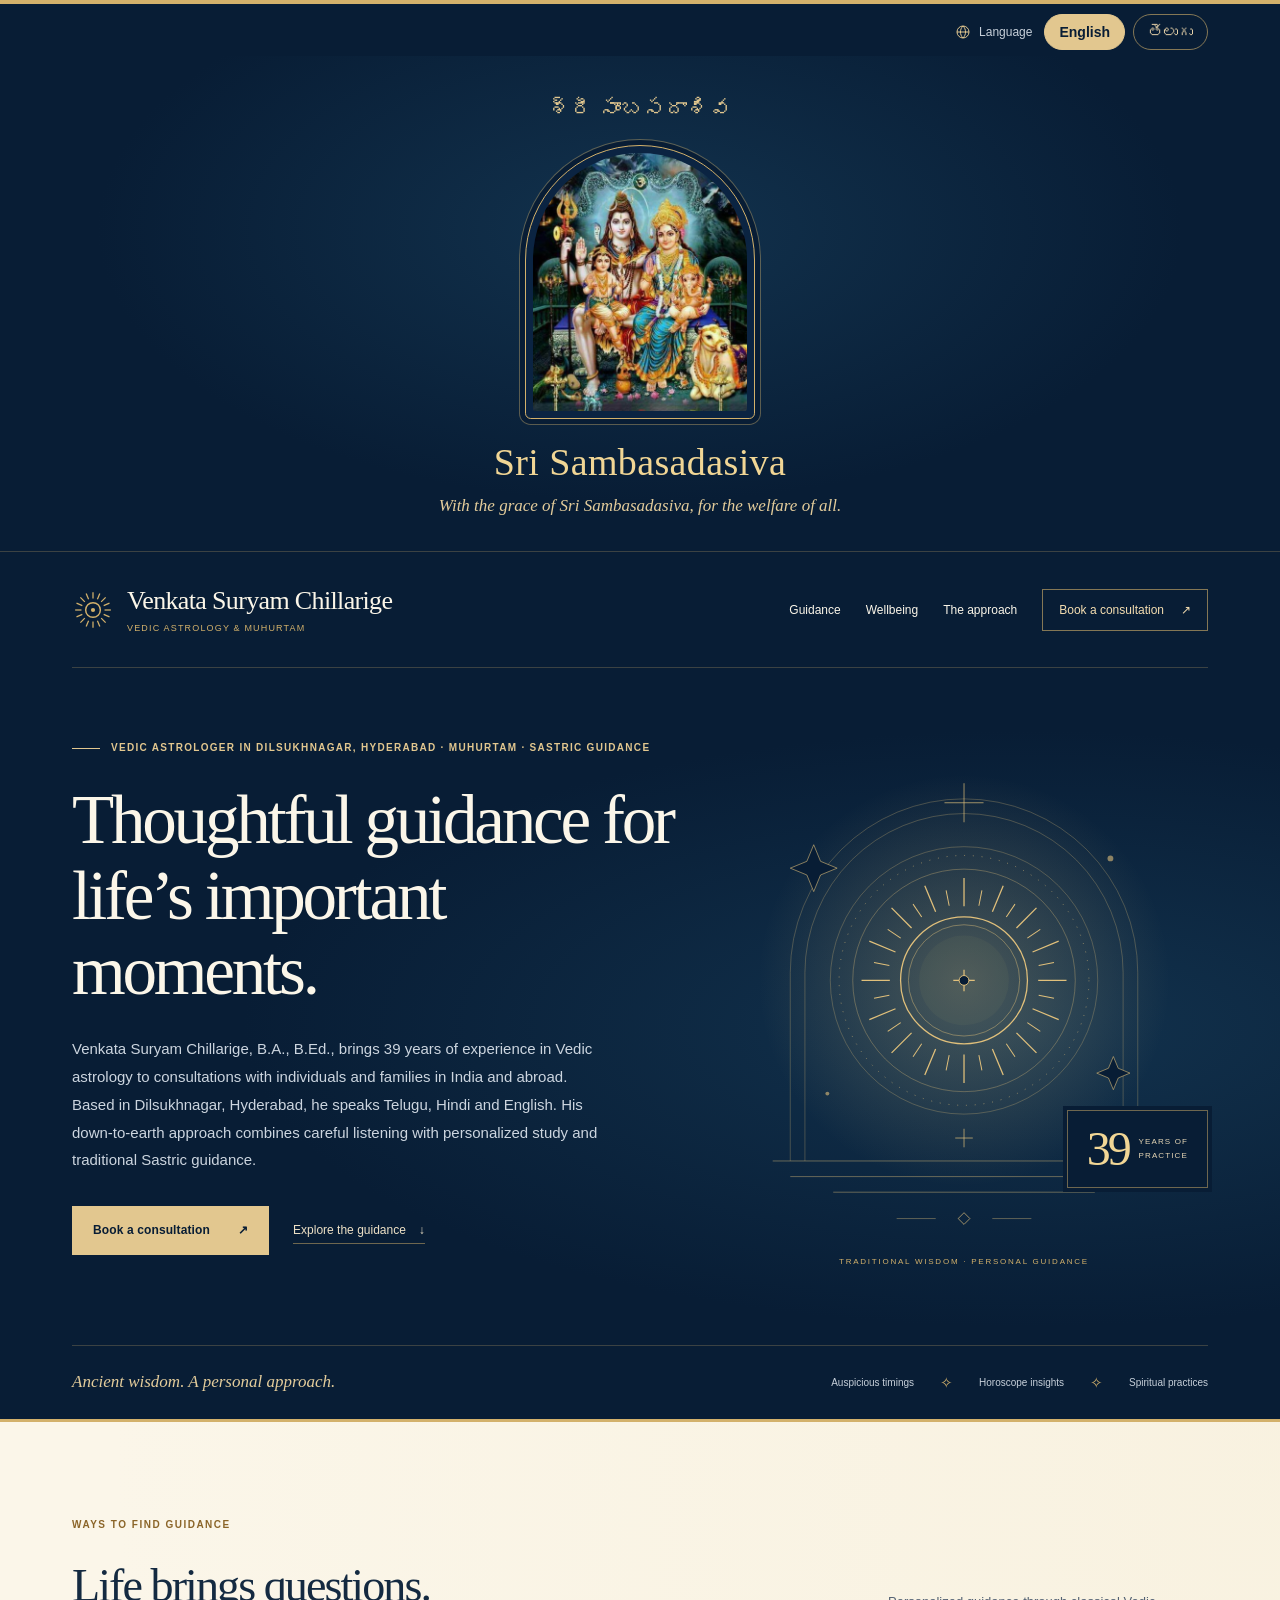
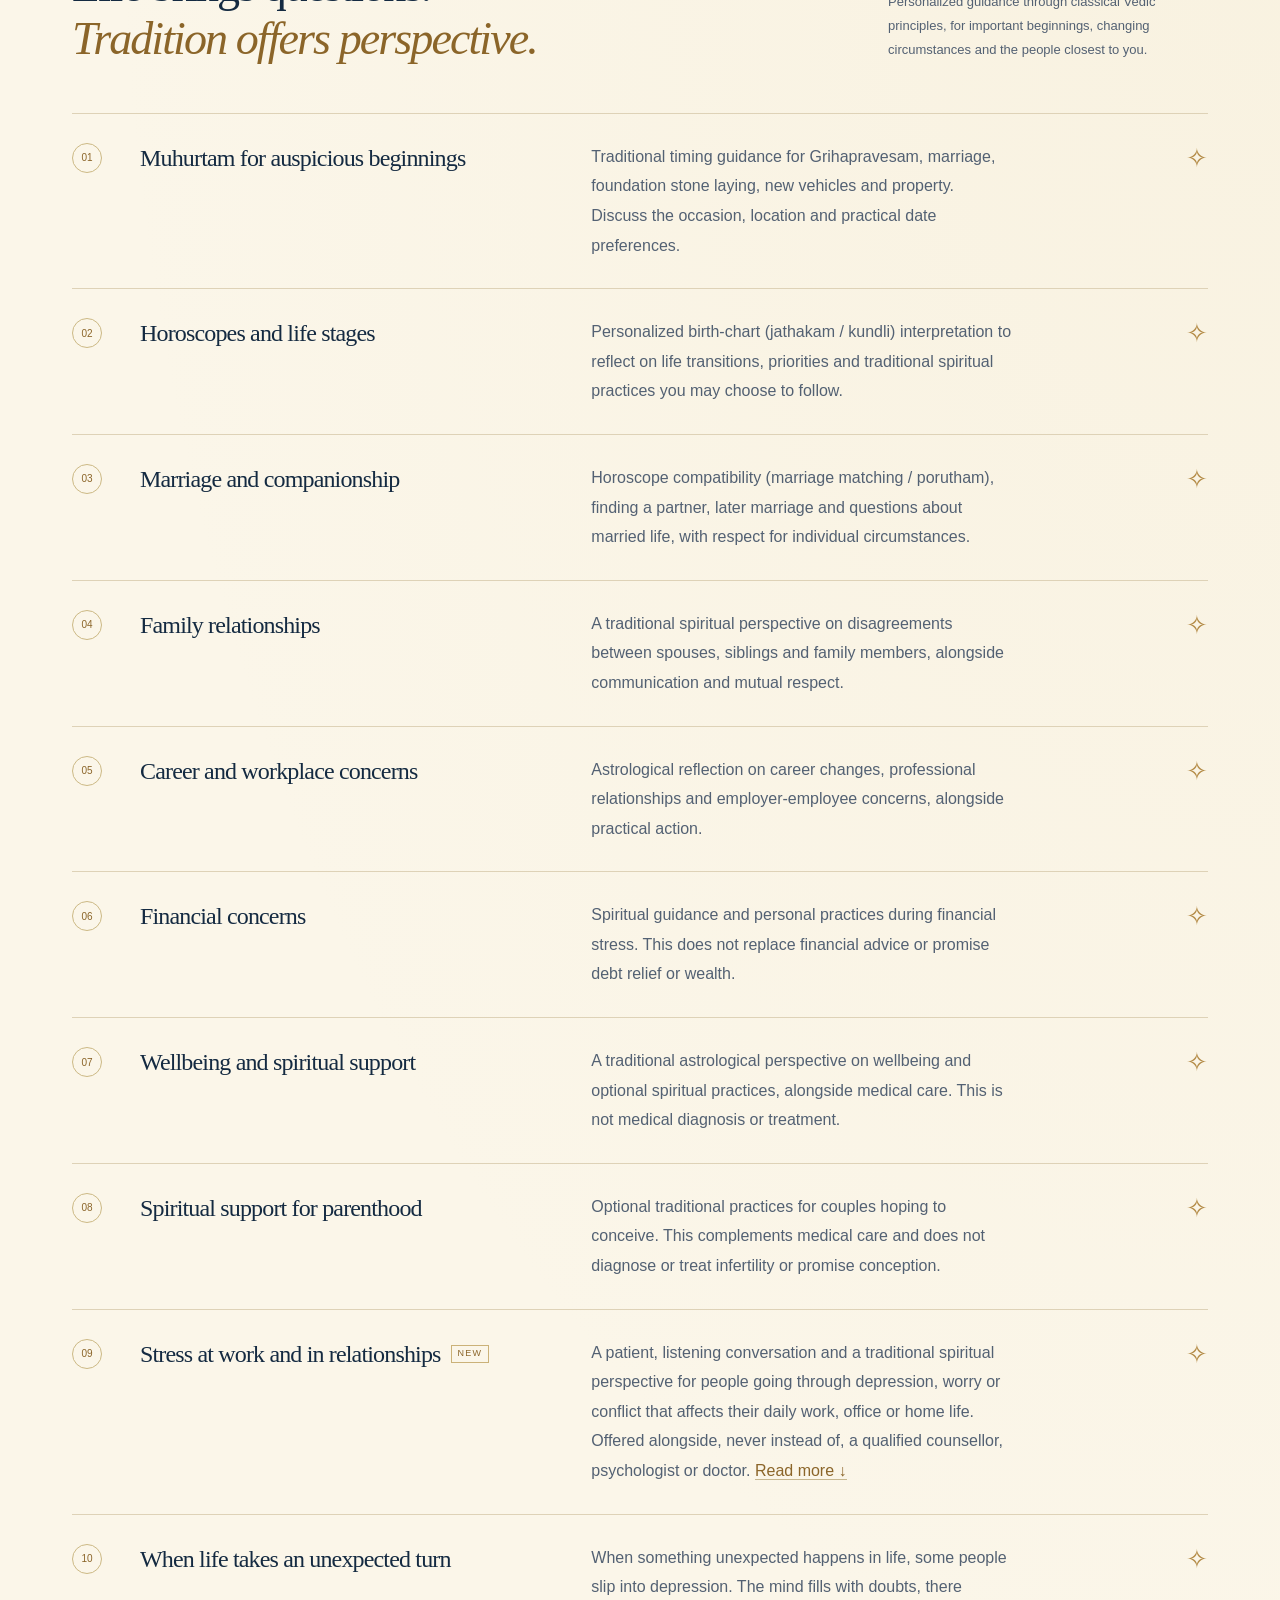
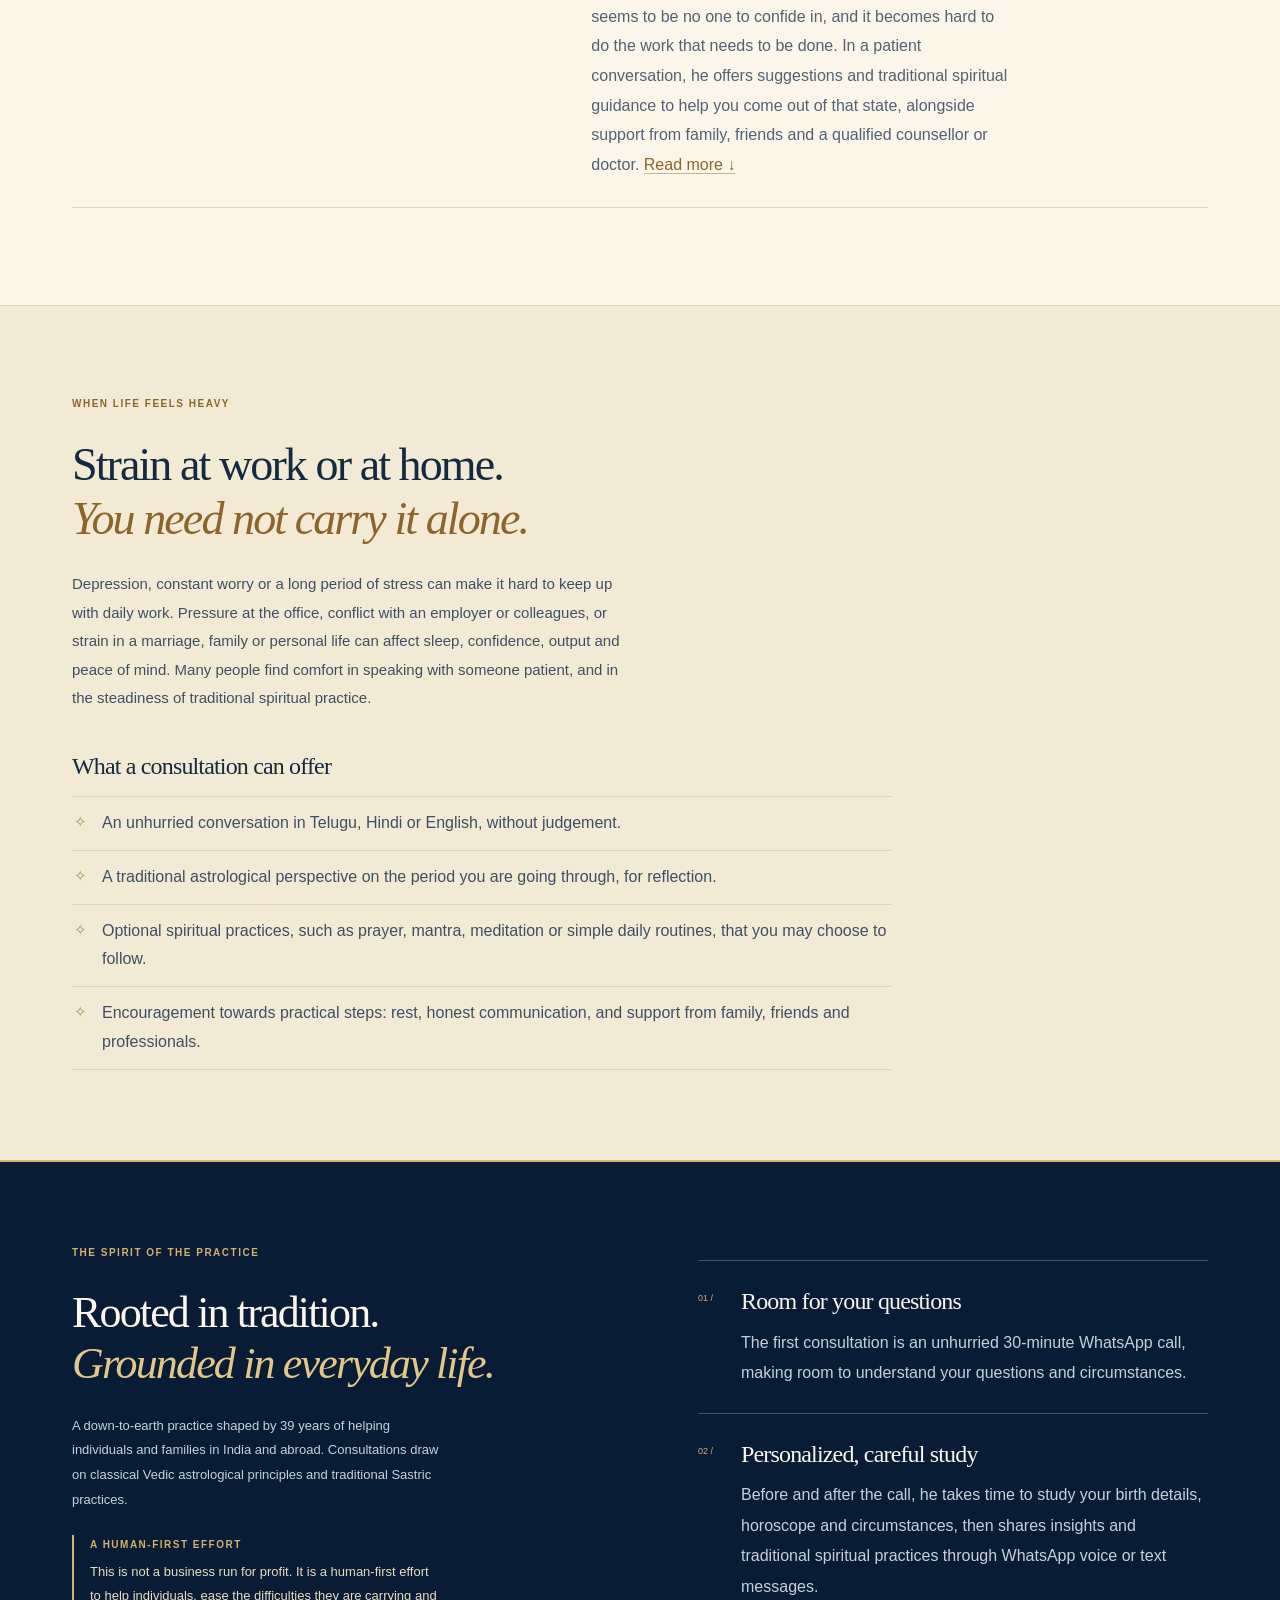
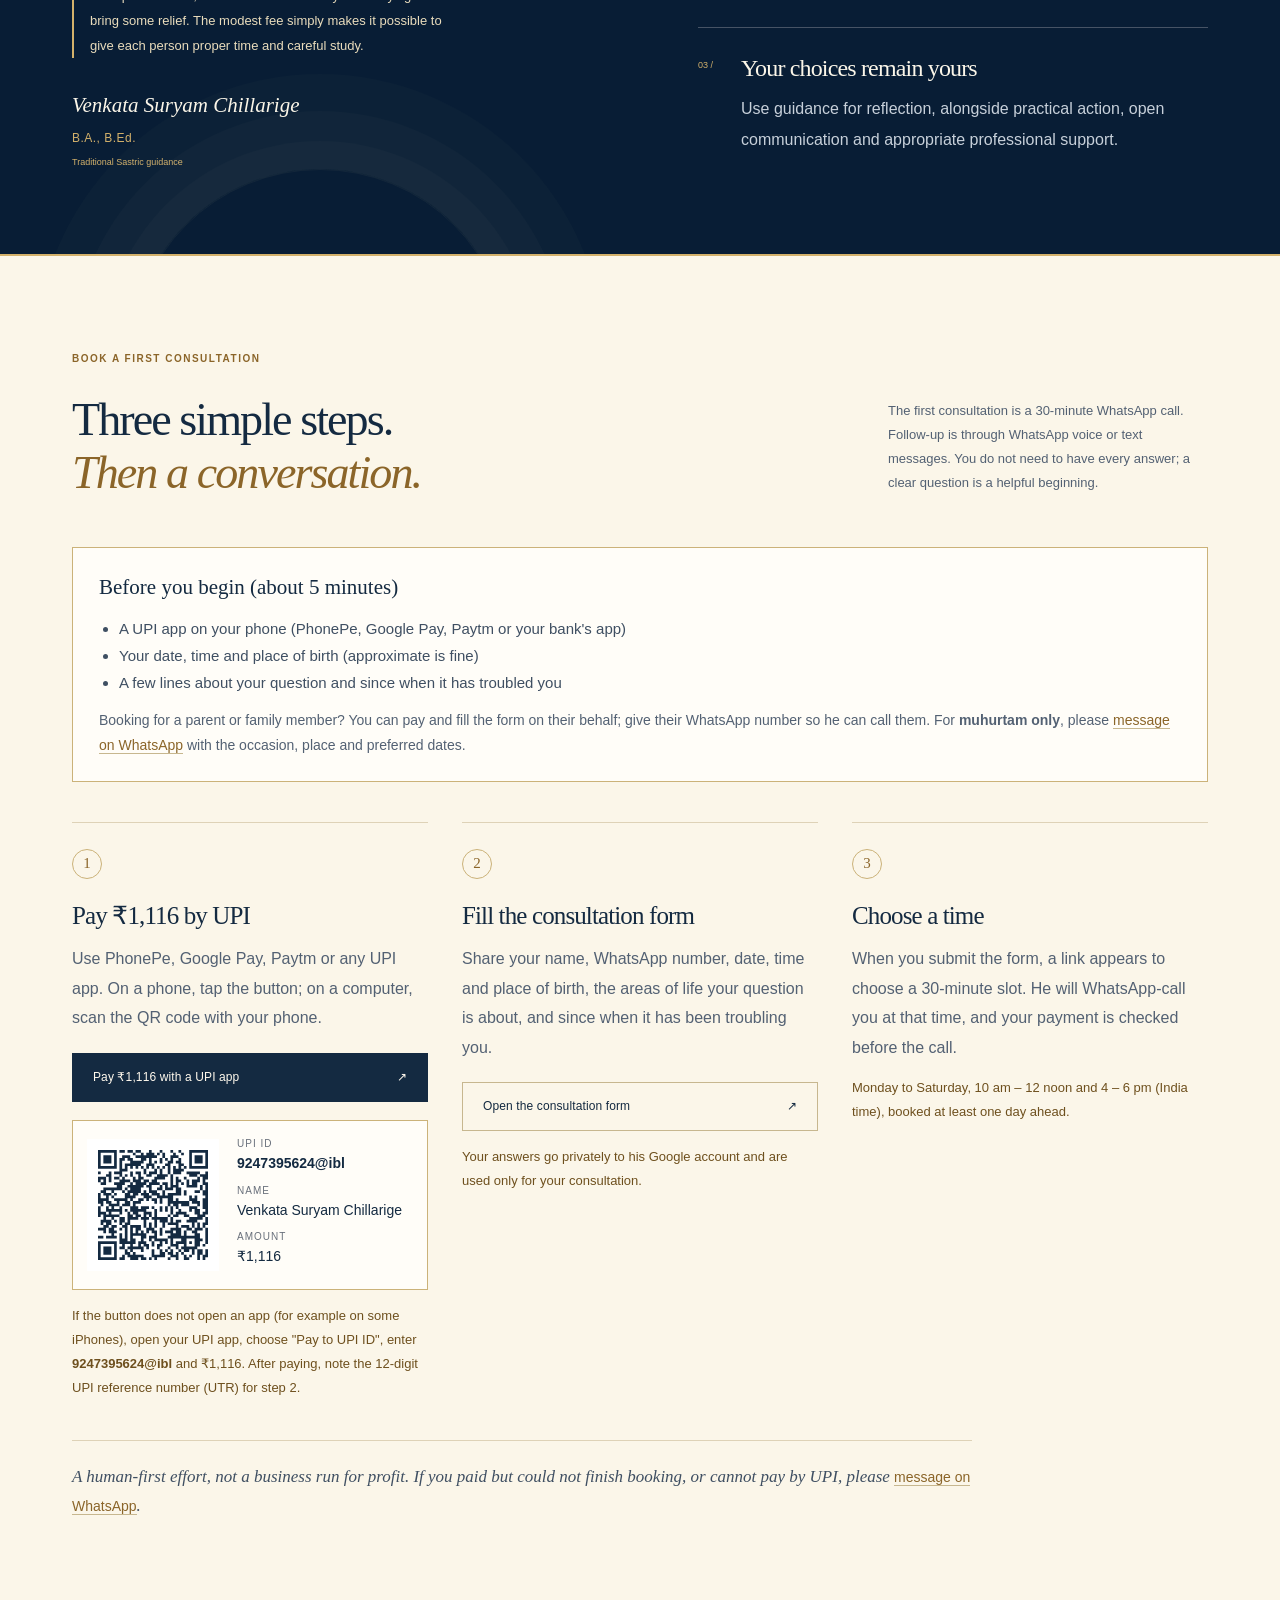
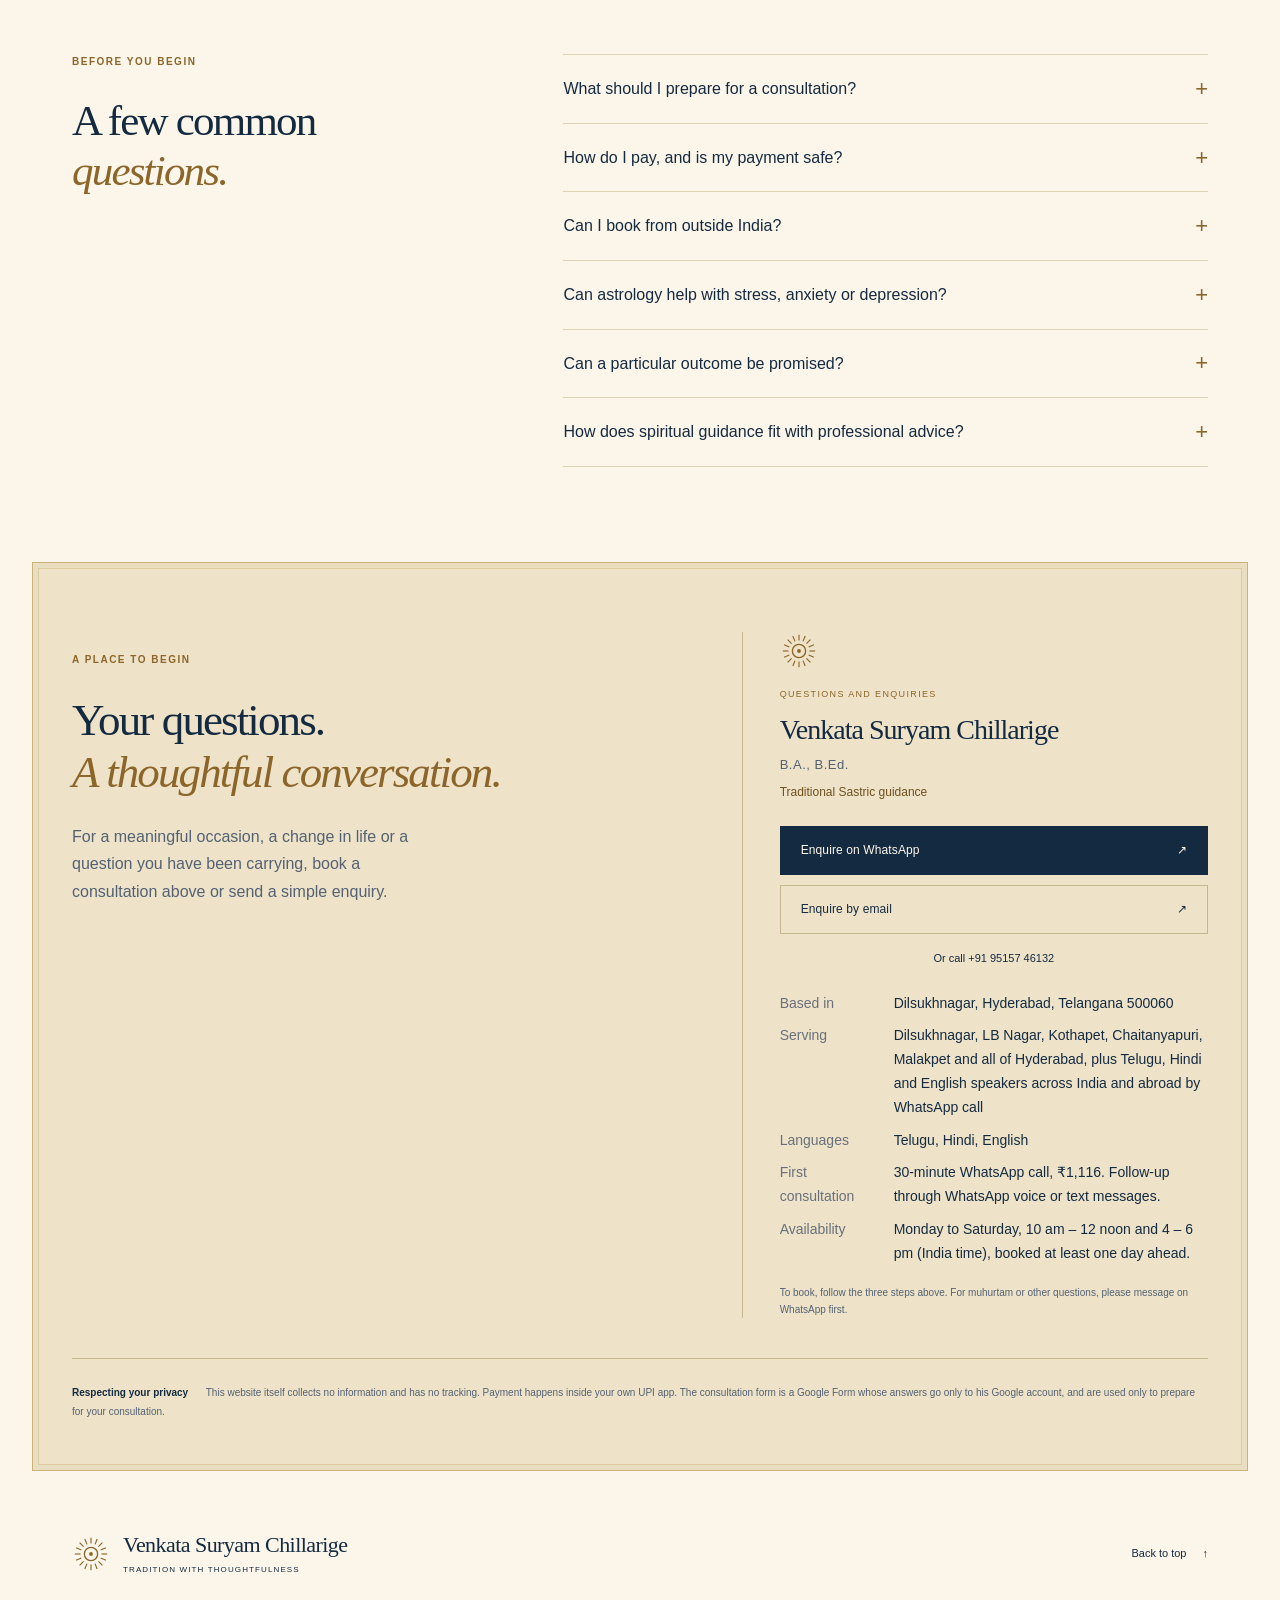
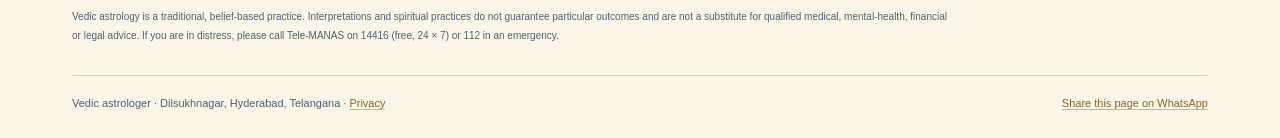
<file: index.html>
<!doctype html>
<!--
  Website of Venkata Suryam Chillarige — Vedic Astrology and Muhurtam.
  HOW TO EDIT: see EDITING.md in this folder. Change only the words between tags,
  then click "Commit changes". The site updates within a few minutes.
-->
<html lang="en">
<head>
  <meta charset="utf-8">
  <meta name="viewport" content="width=device-width, initial-scale=1">
  <meta http-equiv="Content-Security-Policy" content="default-src 'none'; style-src 'self'; img-src 'self' data:; base-uri 'none'; form-action 'none'">
  <meta name="referrer" content="strict-origin-when-cross-origin">
  <meta name="robots" content="index, follow, max-image-preview:large">
  <title>Vedic Astrologer in Dilsukhnagar, Hyderabad | Venkata Suryam Chillarige</title>
  <meta name="description" content="Vedic astrologer in Dilsukhnagar, Hyderabad with 39 years’ experience: horoscope (jathakam), marriage matching and muhurtam in Telugu, Hindi and English.">
  <link rel="canonical" href="https://venkatasuryam.github.io/">
  <link rel="alternate" hreflang="en" href="https://venkatasuryam.github.io/">
  <link rel="alternate" hreflang="te" href="https://venkatasuryam.github.io/te/">
  <link rel="alternate" hreflang="x-default" href="https://venkatasuryam.github.io/">
  <meta name="theme-color" content="#081d35">
  <meta property="og:site_name" content="Venkata Suryam Chillarige – Vedic Astrology">
  <meta property="og:title" content="Vedic Astrologer in Dilsukhnagar, Hyderabad | Venkata Suryam Chillarige">
  <meta property="og:description" content="39 years of Vedic astrology and muhurtam guidance in Telugu, Hindi and English. Book a 30-minute WhatsApp consultation.">
  <meta property="og:type" content="website">
  <meta property="og:url" content="https://venkatasuryam.github.io/">
  <meta property="og:locale" content="en_IN">
  <meta property="og:image" content="https://venkatasuryam.github.io/og-image.png">
  <meta property="og:image:width" content="1200">
  <meta property="og:image:height" content="630">
  <meta property="og:image:alt" content="Venkata Suryam Chillarige – Vedic astrologer in Dilsukhnagar, Hyderabad">
  <meta name="twitter:card" content="summary_large_image">
  <link rel="apple-touch-icon" href="apple-touch-icon.png">
  <script type="application/ld+json">{"@context": "https://schema.org", "@type": "ProfessionalService", "@id": "https://venkatasuryam.github.io/#practice", "name": "Venkata Suryam Chillarige – Vedic Astrology and Muhurtam", "alternateName": "Venkata Suryam Chillarige, Vedic astrologer in Dilsukhnagar", "url": "https://venkatasuryam.github.io/", "image": "https://venkatasuryam.github.io/og-image.png", "logo": "https://venkatasuryam.github.io/apple-touch-icon.png", "description": "Vedic astrologer in Dilsukhnagar, Hyderabad with 39 years of experience: horoscope (jathakam) reading, marriage matching, muhurtam, and traditional Sastric guidance in Telugu, Hindi and English.", "telephone": "+91-9515746132", "email": "venkatasuryam1965@gmail.com", "address": {"@type": "PostalAddress", "addressLocality": "Dilsukhnagar, Hyderabad", "addressRegion": "Telangana", "postalCode": "500060", "addressCountry": "IN"}, "areaServed": [{"@type": "Place", "name": "Dilsukhnagar"}, {"@type": "City", "name": "Hyderabad"}, {"@type": "State", "name": "Telangana"}, {"@type": "Country", "name": "India"}], "knowsLanguage": ["te", "hi", "en"], "priceRange": "₹1,116", "currenciesAccepted": "INR", "paymentAccepted": "UPI", "openingHoursSpecification": [{"@type": "OpeningHoursSpecification", "dayOfWeek": ["Monday", "Tuesday", "Wednesday", "Thursday", "Friday", "Saturday"], "opens": "10:00", "closes": "12:00"}, {"@type": "OpeningHoursSpecification", "dayOfWeek": ["Monday", "Tuesday", "Wednesday", "Thursday", "Friday", "Saturday"], "opens": "16:00", "closes": "18:00"}], "founder": {"@type": "Person", "name": "Venkata Suryam Chillarige", "jobTitle": "Vedic astrologer", "knowsLanguage": ["te", "hi", "en"]}, "hasOfferCatalog": {"@type": "OfferCatalog", "name": "Consultations", "itemListElement": [{"@type": "Offer", "itemOffered": {"@type": "Service", "name": "Muhurtam for auspicious beginnings"}}, {"@type": "Offer", "itemOffered": {"@type": "Service", "name": "Horoscopes and life stages"}}, {"@type": "Offer", "itemOffered": {"@type": "Service", "name": "Marriage and companionship"}}, {"@type": "Offer", "itemOffered": {"@type": "Service", "name": "Family relationships"}}, {"@type": "Offer", "itemOffered": {"@type": "Service", "name": "Career and workplace concerns"}}, {"@type": "Offer", "itemOffered": {"@type": "Service", "name": "Financial concerns"}}, {"@type": "Offer", "itemOffered": {"@type": "Service", "name": "Wellbeing and spiritual support"}}, {"@type": "Offer", "itemOffered": {"@type": "Service", "name": "Spiritual support for parenthood"}}, {"@type": "Offer", "itemOffered": {"@type": "Service", "name": "Stress at work and in relationships"}}, {"@type": "Offer", "itemOffered": {"@type": "Service", "name": "When life takes an unexpected turn"}}]}, "makesOffer": {"@type": "Offer", "name": "First consultation – 30-minute WhatsApp call", "price": "1116", "priceCurrency": "INR"}}</script>
  <link rel="icon" href="favicon.svg" type="image/svg+xml">
  <link rel="stylesheet" href="styles.css?v=2026-10-13b">
</head>
<body>
<div class="vedic-site">
  <a class="skip-link" href="#main-content">Skip to content</a>
  <div class="lang-bar" role="navigation" aria-label="Language / భాష"><div class="lang-inner section-shell"><svg class="lang-icon" width="16" height="16" viewBox="0 0 24 24" fill="none" aria-hidden="true"><circle cx="12" cy="12" r="9" stroke="currentColor" stroke-width="1.5"/><path d="M3 12h18M12 3c2.6 2.6 3.8 5.6 3.8 9s-1.2 6.4-3.8 9c-2.6-2.6-3.8-5.6-3.8-9S9.4 5.6 12 3z" stroke="currentColor" stroke-width="1.5"/></svg><span class="lang-label">Language</span><a href="./" lang="en" hreflang="en" aria-current="page">English</a><a href="te/" lang="te" hreflang="te">తెలుగు</a></div></div>
  <section class="invocation" aria-label="Invocation">
    <div class="invocation-inner">
      <p class="invocation-telugu" lang="te">శ్రీ సాంబసదాశివ</p>
      <figure class="invocation-figure">
        <img src="sri-sambasadasiva.jpg" width="890" height="1070" alt="Sri Siva and Parvati Devi with Kumaraswamy and Ganesha on Mount Kailasa, with Nandi">
      </figure>
      <h2 class="invocation-name">Sri Sambasadasiva</h2>
      <p class="invocation-line">With the grace of Sri Sambasadasiva, for the welfare of all.</p>
    </div>
  </section>
  <div class="header-band"><header class="site-header section-shell">
    <a class="wordmark" href="#" aria-label="Venkata Suryam Chillarige home"><svg width="38" height="38" viewBox="0 0 40 40" fill="none" aria-hidden="true"><circle cx="20" cy="20" r="7" stroke="currentColor" stroke-width="1.4"/><path d="M20 3V9" stroke="currentColor" stroke-width="1.2" transform="rotate(0.0 20 20)"/><path d="M20 3V9" stroke="currentColor" stroke-width="1.2" transform="rotate(22.5 20 20)"/><path d="M20 3V9" stroke="currentColor" stroke-width="1.2" transform="rotate(45.0 20 20)"/><path d="M20 3V9" stroke="currentColor" stroke-width="1.2" transform="rotate(67.5 20 20)"/><path d="M20 3V9" stroke="currentColor" stroke-width="1.2" transform="rotate(90.0 20 20)"/><path d="M20 3V9" stroke="currentColor" stroke-width="1.2" transform="rotate(112.5 20 20)"/><path d="M20 3V9" stroke="currentColor" stroke-width="1.2" transform="rotate(135.0 20 20)"/><path d="M20 3V9" stroke="currentColor" stroke-width="1.2" transform="rotate(157.5 20 20)"/><path d="M20 3V9" stroke="currentColor" stroke-width="1.2" transform="rotate(180.0 20 20)"/><path d="M20 3V9" stroke="currentColor" stroke-width="1.2" transform="rotate(202.5 20 20)"/><path d="M20 3V9" stroke="currentColor" stroke-width="1.2" transform="rotate(225.0 20 20)"/><path d="M20 3V9" stroke="currentColor" stroke-width="1.2" transform="rotate(247.5 20 20)"/><path d="M20 3V9" stroke="currentColor" stroke-width="1.2" transform="rotate(270.0 20 20)"/><path d="M20 3V9" stroke="currentColor" stroke-width="1.2" transform="rotate(292.5 20 20)"/><path d="M20 3V9" stroke="currentColor" stroke-width="1.2" transform="rotate(315.0 20 20)"/><path d="M20 3V9" stroke="currentColor" stroke-width="1.2" transform="rotate(337.5 20 20)"/><circle cx="20" cy="20" r="2" fill="currentColor"/></svg><span>Venkata Suryam Chillarige<small>VEDIC ASTROLOGY &amp; MUHURTAM</small></span></a>
    <nav aria-label="Main navigation"><a href="#guidance">Guidance</a><a href="#wellbeing">Wellbeing</a><a href="#approach">The approach</a><a class="nav-contact" href="#book">Book a consultation <span aria-hidden="true">↗</span></a></nav>
  </header></div>

  <main id="main-content">
    <div class="hero-band"><section class="hero section-shell" aria-labelledby="hero-heading">
      <div class="hero-copy">
        <h1 id="hero-heading"><span class="h1-kicker"><span class="small-line"></span> Vedic astrologer in Dilsukhnagar, Hyderabad · Muhurtam · Sastric guidance</span>Thoughtful guidance for life’s important moments.</h1>
        <p class="hero-description">Venkata Suryam Chillarige, B.A., B.Ed., brings 39 years of experience in Vedic astrology to consultations with individuals and families in India and abroad. Based in Dilsukhnagar, Hyderabad, he speaks Telugu, Hindi and English. His down-to-earth approach combines careful listening with personalized study and traditional Sastric guidance.</p>
        <a class="button button-dark" href="#book">Book a consultation <span aria-hidden="true">↗</span></a><a class="text-link hero-secondary" href="#guidance">Explore the guidance <span aria-hidden="true">↓</span></a>
      </div>
      <div class="hero-art-wrap"><div class="celestial-art" aria-hidden="true">
        <svg viewBox="0 0 500 510" fill="none">
          <defs><radialGradient id="sun-glow"><stop stop-color="#edcf88" stop-opacity=".26"/><stop offset="1" stop-color="#edcf88" stop-opacity="0"/></radialGradient></defs>
          <circle cx="250" cy="234" r="211" fill="url(#sun-glow)"/>
          <path d="M72 419V226a178 178 0 0 1 356 0v193M87 419V226a163 163 0 0 1 326 0v193" stroke="currentColor" stroke-opacity=".28"/>
          <path d="M54 419H446M72 435H428M116 451H384" stroke="currentColor" stroke-opacity=".44"/>
          <circle cx="250" cy="234" r="137" stroke="currentColor" stroke-opacity=".28"/>
          <circle cx="250" cy="234" r="128" stroke="currentColor" stroke-opacity=".56" stroke-dasharray="1 8"/>
          <circle cx="250" cy="234" r="114" stroke="currentColor" stroke-opacity=".34"/>
          <path d="M250 158V129" stroke="currentColor" stroke-width="1.3" transform="rotate(0.0 250 234)"/><path d="M250 156V140" stroke="currentColor" stroke-width="1" transform="rotate(11.25 250 234)"/><path d="M250 158V129" stroke="currentColor" stroke-width="1.3" transform="rotate(22.5 250 234)"/><path d="M250 156V140" stroke="currentColor" stroke-width="1" transform="rotate(33.75 250 234)"/><path d="M250 158V129" stroke="currentColor" stroke-width="1.3" transform="rotate(45.0 250 234)"/><path d="M250 156V140" stroke="currentColor" stroke-width="1" transform="rotate(56.25 250 234)"/><path d="M250 158V129" stroke="currentColor" stroke-width="1.3" transform="rotate(67.5 250 234)"/><path d="M250 156V140" stroke="currentColor" stroke-width="1" transform="rotate(78.75 250 234)"/><path d="M250 158V129" stroke="currentColor" stroke-width="1.3" transform="rotate(90.0 250 234)"/><path d="M250 156V140" stroke="currentColor" stroke-width="1" transform="rotate(101.25 250 234)"/><path d="M250 158V129" stroke="currentColor" stroke-width="1.3" transform="rotate(112.5 250 234)"/><path d="M250 156V140" stroke="currentColor" stroke-width="1" transform="rotate(123.75 250 234)"/><path d="M250 158V129" stroke="currentColor" stroke-width="1.3" transform="rotate(135.0 250 234)"/><path d="M250 156V140" stroke="currentColor" stroke-width="1" transform="rotate(146.25 250 234)"/><path d="M250 158V129" stroke="currentColor" stroke-width="1.3" transform="rotate(157.5 250 234)"/><path d="M250 156V140" stroke="currentColor" stroke-width="1" transform="rotate(168.75 250 234)"/><path d="M250 158V129" stroke="currentColor" stroke-width="1.3" transform="rotate(180.0 250 234)"/><path d="M250 156V140" stroke="currentColor" stroke-width="1" transform="rotate(191.25 250 234)"/><path d="M250 158V129" stroke="currentColor" stroke-width="1.3" transform="rotate(202.5 250 234)"/><path d="M250 156V140" stroke="currentColor" stroke-width="1" transform="rotate(213.75 250 234)"/><path d="M250 158V129" stroke="currentColor" stroke-width="1.3" transform="rotate(225.0 250 234)"/><path d="M250 156V140" stroke="currentColor" stroke-width="1" transform="rotate(236.25 250 234)"/><path d="M250 158V129" stroke="currentColor" stroke-width="1.3" transform="rotate(247.5 250 234)"/><path d="M250 156V140" stroke="currentColor" stroke-width="1" transform="rotate(258.75 250 234)"/><path d="M250 158V129" stroke="currentColor" stroke-width="1.3" transform="rotate(270.0 250 234)"/><path d="M250 156V140" stroke="currentColor" stroke-width="1" transform="rotate(281.25 250 234)"/><path d="M250 158V129" stroke="currentColor" stroke-width="1.3" transform="rotate(292.5 250 234)"/><path d="M250 156V140" stroke="currentColor" stroke-width="1" transform="rotate(303.75 250 234)"/><path d="M250 158V129" stroke="currentColor" stroke-width="1.3" transform="rotate(315.0 250 234)"/><path d="M250 156V140" stroke="currentColor" stroke-width="1" transform="rotate(326.25 250 234)"/><path d="M250 158V129" stroke="currentColor" stroke-width="1.3" transform="rotate(337.5 250 234)"/><path d="M250 156V140" stroke="currentColor" stroke-width="1" transform="rotate(348.75 250 234)"/>
          <circle cx="250" cy="234" r="65" stroke="currentColor" stroke-width="1.3"/>
          <circle cx="250" cy="234" r="57" stroke="currentColor" stroke-opacity=".45"/>
          <circle cx="250" cy="234" r="46" fill="currentColor" fill-opacity=".045"/>
          <path d="M239 234H261M250 223V245" stroke="currentColor" stroke-width="1.25"/>
          <circle cx="250" cy="234" r="5" fill="#081d35" stroke="currentColor"/>
          <path d="M250 32V72M230 52H270M250 386V405M241 395.5H259" stroke="currentColor" stroke-opacity=".7"/>
          <path d="M96 95L103 112L120 119L103 126L96 143L89 126L72 119L89 112Z" fill="#081d35" stroke="currentColor" stroke-opacity=".6"/>
          <path d="M403 312L408 324L420 329L408 334L403 346L398 334L386 329L398 324Z" fill="#081d35" stroke="currentColor" stroke-opacity=".6"/>
          <circle cx="400" cy="109" r="3" fill="currentColor" fill-opacity=".6"/>
          <circle cx="110" cy="350" r="2" fill="currentColor" fill-opacity=".6"/>
          <path d="M181 478H221M279 478H319" stroke="currentColor" stroke-opacity=".4"/>
          <path d="M250 472L256 478L250 484L244 478Z" stroke="currentColor" stroke-opacity=".7"/>
        </svg>
        <span class="art-caption">TRADITIONAL WISDOM · PERSONAL GUIDANCE</span>
      </div><div class="experience-mark"><span>39</span><p>YEARS OF<br>PRACTICE</p></div></div>
      <div class="hero-bottom"><p>Ancient wisdom. A personal approach.</p><div><span>Auspicious timings</span><i aria-hidden="true">✧</i><span>Horoscope insights</span><i aria-hidden="true">✧</i><span>Spiritual practices</span></div></div>
    </section></div>

    <section class="guidance-section section-shell" id="guidance" aria-labelledby="guidance-heading">
      <div class="section-heading"><div><p class="eyebrow">WAYS TO FIND GUIDANCE</p><h2 id="guidance-heading">Life brings questions.<br><em>Tradition offers perspective.</em></h2></div><p>Personalized guidance through classical Vedic principles, for important beginnings, changing circumstances and the people closest to you.</p></div>
      <div class="service-list">
          <article class="service-row"><span class="service-number">01</span><h3>Muhurtam for auspicious beginnings</h3><p>Traditional timing guidance for Grihapravesam, marriage, foundation stone laying, new vehicles and property. Discuss the occasion, location and practical date preferences.</p><span class="service-flower" aria-hidden="true">✧</span></article>
          <article class="service-row"><span class="service-number">02</span><h3>Horoscopes and life stages</h3><p>Personalized birth-chart (jathakam / kundli) interpretation to reflect on life transitions, priorities and traditional spiritual practices you may choose to follow.</p><span class="service-flower" aria-hidden="true">✧</span></article>
          <article class="service-row"><span class="service-number">03</span><h3>Marriage and companionship</h3><p>Horoscope compatibility (marriage matching / porutham), finding a partner, later marriage and questions about married life, with respect for individual circumstances.</p><span class="service-flower" aria-hidden="true">✧</span></article>
          <article class="service-row"><span class="service-number">04</span><h3>Family relationships</h3><p>A traditional spiritual perspective on disagreements between spouses, siblings and family members, alongside communication and mutual respect.</p><span class="service-flower" aria-hidden="true">✧</span></article>
          <article class="service-row"><span class="service-number">05</span><h3>Career and workplace concerns</h3><p>Astrological reflection on career changes, professional relationships and employer-employee concerns, alongside practical action.</p><span class="service-flower" aria-hidden="true">✧</span></article>
          <article class="service-row"><span class="service-number">06</span><h3>Financial concerns</h3><p>Spiritual guidance and personal practices during financial stress. This does not replace financial advice or promise debt relief or wealth.</p><span class="service-flower" aria-hidden="true">✧</span></article>
          <article class="service-row"><span class="service-number">07</span><h3>Wellbeing and spiritual support</h3><p>A traditional astrological perspective on wellbeing and optional spiritual practices, alongside medical care. This is not medical diagnosis or treatment.</p><span class="service-flower" aria-hidden="true">✧</span></article>
          <article class="service-row"><span class="service-number">08</span><h3>Spiritual support for parenthood</h3><p>Optional traditional practices for couples hoping to conceive. This complements medical care and does not diagnose or treat infertility or promise conception.</p><span class="service-flower" aria-hidden="true">✧</span></article>
          <article class="service-row service-row--new"><span class="service-number">09</span><h3>Stress at work and in relationships</h3><p>A patient, listening conversation and a traditional spiritual perspective for people going through depression, worry or conflict that affects their daily work, office or home life. Offered alongside, never instead of, a qualified counsellor, psychologist or doctor. <a class="inline-link" href="#wellbeing">Read more ↓</a></p><span class="service-flower" aria-hidden="true">✧</span></article>
          <article class="service-row"><span class="service-number">10</span><h3>When life takes an unexpected turn</h3><p>When something unexpected happens in life, some people slip into depression. The mind fills with doubts, there seems to be no one to confide in, and it becomes hard to do the work that needs to be done. In a patient conversation, he offers suggestions and traditional spiritual guidance to help you come out of that state, alongside support from family, friends and a qualified counsellor or doctor. <a class="inline-link" href="#wellbeing">Read more ↓</a></p><span class="service-flower" aria-hidden="true">✧</span></article>
      </div>
    </section>

    <section class="wellbeing-section" id="wellbeing" aria-labelledby="wellbeing-heading"><div class="section-shell wellbeing-inner wellbeing-inner--single">
      <div class="wellbeing-intro">
        <p class="eyebrow">WHEN LIFE FEELS HEAVY</p>
        <h2 id="wellbeing-heading">Strain at work or at home.<br><em>You need not carry it alone.</em></h2>
        <p class="wellbeing-lead">Depression, constant worry or a long period of stress can make it hard to keep up with daily work. Pressure at the office, conflict with an employer or colleagues, or strain in a marriage, family or personal life can affect sleep, confidence, output and peace of mind. Many people find comfort in speaking with someone patient, and in the steadiness of traditional spiritual practice.</p>
        <h3>What a consultation can offer</h3>
        <ul class="wellbeing-offers">
            <li>An unhurried conversation in Telugu, Hindi or English, without judgement.</li>
            <li>A traditional astrological perspective on the period you are going through, for reflection.</li>
            <li>Optional spiritual practices, such as prayer, mantra, meditation or simple daily routines, that you may choose to follow.</li>
            <li>Encouragement towards practical steps: rest, honest communication, and support from family, friends and professionals.</li>
        </ul>
      </div>
    </div></section>

    <section class="approach-section" id="approach" aria-labelledby="approach-heading"><div class="section-shell approach-inner">
      <div class="approach-intro"><p class="eyebrow">THE SPIRIT OF THE PRACTICE</p><h2 id="approach-heading">Rooted in tradition.<br><em>Grounded in everyday life.</em></h2><p>A down-to-earth practice shaped by 39 years of helping individuals and families in India and abroad. Consultations draw on classical Vedic astrological principles and traditional Sastric practices.</p><p class="mission-note"><span>A human-first effort</span>This is not a business run for profit. It is a human-first effort to help individuals, ease the difficulties they are carrying and bring some relief. The modest fee simply makes it possible to give each person proper time and careful study.</p><p class="practitioner-signature">Venkata Suryam Chillarige<span class="signature-qualifications">B.A., B.Ed.</span><span>Traditional Sastric guidance</span></p></div>
      <div class="approach-principles">
        <div><span aria-hidden="true">01 /</span><h3>Room for your questions</h3><p>The first consultation is an unhurried 30-minute WhatsApp call, making room to understand your questions and circumstances.</p></div>
        <div><span aria-hidden="true">02 /</span><h3>Personalized, careful study</h3><p>Before and after the call, he takes time to study your birth details, horoscope and circumstances, then shares insights and traditional spiritual practices through WhatsApp voice or text messages.</p></div>
        <div><span aria-hidden="true">03 /</span><h3>Your choices remain yours</h3><p>Use guidance for reflection, alongside practical action, open communication and appropriate professional support.</p></div>
      </div>
    </div></section>

    <section class="book-section section-shell" id="book" aria-labelledby="book-heading">
      <div class="section-heading"><div><p class="eyebrow">BOOK A FIRST CONSULTATION</p><h2 id="book-heading">Three simple steps.<br><em>Then a conversation.</em></h2></div><p>The first consultation is a 30-minute WhatsApp call. Follow-up is through WhatsApp voice or text messages. You do not need to have every answer; a clear question is a helpful beginning.</p></div>
      <div class="book-prep"><p class="book-prep-title">Before you begin (about 5 minutes)</p><ul><li>A UPI app on your phone (PhonePe, Google Pay, Paytm or your bank's app)</li><li>Your date, time and place of birth (approximate is fine)</li><li>A few lines about your question and since when it has troubled you</li></ul><p class="book-prep-note">Booking for a parent or family member? You can pay and fill the form on their behalf; give their WhatsApp number so he can call them. For <strong>muhurtam only</strong>, please <a href="https://wa.me/919515746132?text=Namaste.%20I%20would%20like%20muhurtam%20guidance%20for%20an%20occasion." target="_blank" rel="noopener noreferrer">message on WhatsApp</a> with the occasion, place and preferred dates.</p></div>
      <ol class="book-steps">
        <li class="book-step">
          <span class="step-number">1</span>
          <h3>Pay ₹1,116 by UPI</h3>
          <p>Use PhonePe, Google Pay, Paytm or any UPI app. On a phone, tap the button; on a computer, scan the QR code with your phone.</p>
          <a class="button button-dark upi-button" href="upi://pay?pa=9247395624@ibl&amp;pn=Venkata%20Suryam%20Chillarige&amp;am=1116.00&amp;cu=INR&amp;tn=Consultation%20fee">Pay ₹1,116 with a UPI app <span aria-hidden="true">↗</span></a>
          <div class="upi-box">
            <div class="upi-qr"><svg class="upi-qr-svg" role="img" aria-label="UPI QR code for paying ₹1,116 to 9247395624@ibl" version="1.1" viewBox="0 0 41 41" xmlns="http://www.w3.org/2000/svg"><path d="M0,0H1V1H0zM1,0H2V1H1zM2,0H3V1H2zM3,0H4V1H3zM4,0H5V1H4zM5,0H6V1H5zM6,0H7V1H6zM8,0H9V1H8zM9,0H10V1H9zM11,0H12V1H11zM12,0H13V1H12zM14,0H15V1H14zM15,0H16V1H15zM19,0H20V1H19zM23,0H24V1H23zM27,0H28V1H27zM30,0H31V1H30zM34,0H35V1H34zM35,0H36V1H35zM36,0H37V1H36zM37,0H38V1H37zM38,0H39V1H38zM39,0H40V1H39zM40,0H41V1H40zM0,1H1V2H0zM6,1H7V2H6zM13,1H14V2H13zM16,1H17V2H16zM18,1H19V2H18zM19,1H20V2H19zM20,1H21V2H20zM22,1H23V2H22zM24,1H25V2H24zM28,1H29V2H28zM31,1H32V2H31zM34,1H35V2H34zM40,1H41V2H40zM0,2H1V3H0zM2,2H3V3H2zM3,2H4V3H3zM4,2H5V3H4zM6,2H7V3H6zM9,2H10V3H9zM10,2H11V3H10zM11,2H12V3H11zM14,2H15V3H14zM15,2H16V3H15zM16,2H17V3H16zM17,2H18V3H17zM18,2H19V3H18zM19,2H20V3H19zM20,2H21V3H20zM21,2H22V3H21zM24,2H25V3H24zM27,2H28V3H27zM28,2H29V3H28zM29,2H30V3H29zM34,2H35V3H34zM36,2H37V3H36zM37,2H38V3H37zM38,2H39V3H38zM40,2H41V3H40zM0,3H1V4H0zM2,3H3V4H2zM3,3H4V4H3zM4,3H5V4H4zM6,3H7V4H6zM8,3H9V4H8zM9,3H10V4H9zM11,3H12V4H11zM12,3H13V4H12zM16,3H17V4H16zM17,3H18V4H17zM19,3H20V4H19zM23,3H24V4H23zM25,3H26V4H25zM27,3H28V4H27zM30,3H31V4H30zM34,3H35V4H34zM36,3H37V4H36zM37,3H38V4H37zM38,3H39V4H38zM40,3H41V4H40zM0,4H1V5H0zM2,4H3V5H2zM3,4H4V5H3zM4,4H5V5H4zM6,4H7V5H6zM8,4H9V5H8zM12,4H13V5H12zM13,4H14V5H13zM14,4H15V5H14zM15,4H16V5H15zM16,4H17V5H16zM19,4H20V5H19zM21,4H22V5H21zM23,4H24V5H23zM26,4H27V5H26zM27,4H28V5H27zM29,4H30V5H29zM30,4H31V5H30zM34,4H35V5H34zM36,4H37V5H36zM37,4H38V5H37zM38,4H39V5H38zM40,4H41V5H40zM0,5H1V6H0zM6,5H7V6H6zM8,5H9V6H8zM10,5H11V6H10zM11,5H12V6H11zM12,5H13V6H12zM13,5H14V6H13zM14,5H15V6H14zM15,5H16V6H15zM18,5H19V6H18zM19,5H20V6H19zM20,5H21V6H20zM25,5H26V6H25zM26,5H27V6H26zM30,5H31V6H30zM31,5H32V6H31zM34,5H35V6H34zM40,5H41V6H40zM0,6H1V7H0zM1,6H2V7H1zM2,6H3V7H2zM3,6H4V7H3zM4,6H5V7H4zM5,6H6V7H5zM6,6H7V7H6zM8,6H9V7H8zM10,6H11V7H10zM12,6H13V7H12zM14,6H15V7H14zM16,6H17V7H16zM18,6H19V7H18zM20,6H21V7H20zM22,6H23V7H22zM24,6H25V7H24zM26,6H27V7H26zM28,6H29V7H28zM30,6H31V7H30zM32,6H33V7H32zM34,6H35V7H34zM35,6H36V7H35zM36,6H37V7H36zM37,6H38V7H37zM38,6H39V7H38zM39,6H40V7H39zM40,6H41V7H40zM8,7H9V8H8zM9,7H10V8H9zM10,7H11V8H10zM17,7H18V8H17zM21,7H22V8H21zM23,7H24V8H23zM26,7H27V8H26zM28,7H29V8H28zM29,7H30V8H29zM30,7H31V8H30zM31,7H32V8H31zM0,8H1V9H0zM4,8H5V9H4zM6,8H7V9H6zM7,8H8V9H7zM8,8H9V9H8zM12,8H13V9H12zM14,8H15V9H14zM15,8H16V9H15zM17,8H18V9H17zM19,8H20V9H19zM20,8H21V9H20zM21,8H22V9H21zM23,8H24V9H23zM26,8H27V9H26zM28,8H29V9H28zM29,8H30V9H29zM30,8H31V9H30zM33,8H34V9H33zM34,8H35V9H34zM35,8H36V9H35zM36,8H37V9H36zM37,8H38V9H37zM40,8H41V9H40zM3,9H4V10H3zM4,9H5V10H4zM8,9H9V10H8zM10,9H11V10H10zM12,9H13V10H12zM15,9H16V10H15zM18,9H19V10H18zM19,9H20V10H19zM22,9H23V10H22zM23,9H24V10H23zM24,9H25V10H24zM25,9H26V10H25zM27,9H28V10H27zM34,9H35V10H34zM35,9H36V10H35zM36,9H37V10H36zM38,9H39V10H38zM39,9H40V10H39zM40,9H41V10H40zM0,10H1V11H0zM1,10H2V11H1zM2,10H3V11H2zM4,10H5V11H4zM6,10H7V11H6zM7,10H8V11H7zM9,10H10V11H9zM13,10H14V11H13zM15,10H16V11H15zM16,10H17V11H16zM21,10H22V11H21zM22,10H23V11H22zM23,10H24V11H23zM24,10H25V11H24zM27,10H28V11H27zM29,10H30V11H29zM32,10H33V11H32zM37,10H38V11H37zM39,10H40V11H39zM40,10H41V11H40zM0,11H1V12H0zM2,11H3V12H2zM4,11H5V12H4zM8,11H9V12H8zM9,11H10V12H9zM10,11H11V12H10zM11,11H12V12H11zM13,11H14V12H13zM14,11H15V12H14zM15,11H16V12H15zM17,11H18V12H17zM18,11H19V12H18zM20,11H21V12H20zM21,11H22V12H21zM27,11H28V12H27zM29,11H30V12H29zM30,11H31V12H30zM33,11H34V12H33zM35,11H36V12H35zM36,11H37V12H36zM37,11H38V12H37zM39,11H40V12H39zM1,12H2V13H1zM2,12H3V13H2zM6,12H7V13H6zM7,12H8V13H7zM8,12H9V13H8zM9,12H10V13H9zM12,12H13V13H12zM14,12H15V13H14zM15,12H16V13H15zM16,12H17V13H16zM17,12H18V13H17zM19,12H20V13H19zM20,12H21V13H20zM21,12H22V13H21zM22,12H23V13H22zM24,12H25V13H24zM25,12H26V13H25zM27,12H28V13H27zM29,12H30V13H29zM31,12H32V13H31zM33,12H34V13H33zM35,12H36V13H35zM36,12H37V13H36zM39,12H40V13H39zM40,12H41V13H40zM7,13H8V14H7zM8,13H9V14H8zM11,13H12V14H11zM12,13H13V14H12zM13,13H14V14H13zM14,13H15V14H14zM15,13H16V14H15zM16,13H17V14H16zM18,13H19V14H18zM19,13H20V14H19zM23,13H24V14H23zM25,13H26V14H25zM27,13H28V14H27zM28,13H29V14H28zM29,13H30V14H29zM33,13H34V14H33zM34,13H35V14H34zM35,13H36V14H35zM36,13H37V14H36zM38,13H39V14H38zM40,13H41V14H40zM2,14H3V15H2zM3,14H4V15H3zM4,14H5V15H4zM5,14H6V15H5zM6,14H7V15H6zM7,14H8V15H7zM8,14H9V15H8zM10,14H11V15H10zM12,14H13V15H12zM13,14H14V15H13zM14,14H15V15H14zM15,14H16V15H15zM19,14H20V15H19zM22,14H23V15H22zM23,14H24V15H23zM25,14H26V15H25zM26,14H27V15H26zM27,14H28V15H27zM29,14H30V15H29zM30,14H31V15H30zM38,14H39V15H38zM40,14H41V15H40zM1,15H2V16H1zM2,15H3V16H2zM5,15H6V16H5zM9,15H10V16H9zM11,15H12V16H11zM12,15H13V16H12zM13,15H14V16H13zM14,15H15V16H14zM15,15H16V16H15zM17,15H18V16H17zM19,15H20V16H19zM20,15H21V16H20zM21,15H22V16H21zM24,15H25V16H24zM29,15H30V16H29zM30,15H31V16H30zM32,15H33V16H32zM36,15H37V16H36zM37,15H38V16H37zM39,15H40V16H39zM40,15H41V16H40zM0,16H1V17H0zM2,16H3V17H2zM3,16H4V17H3zM4,16H5V17H4zM6,16H7V17H6zM10,16H11V17H10zM11,16H12V17H11zM13,16H14V17H13zM14,16H15V17H14zM16,16H17V17H16zM17,16H18V17H17zM18,16H19V17H18zM20,16H21V17H20zM21,16H22V17H21zM22,16H23V17H22zM24,16H25V17H24zM26,16H27V17H26zM27,16H28V17H27zM28,16H29V17H28zM29,16H30V17H29zM30,16H31V17H30zM32,16H33V17H32zM39,16H40V17H39zM40,16H41V17H40zM0,17H1V18H0zM3,17H4V18H3zM5,17H6V18H5zM10,17H11V18H10zM11,17H12V18H11zM12,17H13V18H12zM13,17H14V18H13zM17,17H18V18H17zM18,17H19V18H18zM19,17H20V18H19zM22,17H23V18H22zM23,17H24V18H23zM24,17H25V18H24zM25,17H26V18H25zM26,17H27V18H26zM27,17H28V18H27zM34,17H35V18H34zM36,17H37V18H36zM40,17H41V18H40zM0,18H1V19H0zM1,18H2V19H1zM2,18H3V19H2zM3,18H4V19H3zM6,18H7V19H6zM7,18H8V19H7zM8,18H9V19H8zM9,18H10V19H9zM10,18H11V19H10zM12,18H13V19H12zM15,18H16V19H15zM16,18H17V19H16zM18,18H19V19H18zM20,18H21V19H20zM21,18H22V19H21zM23,18H24V19H23zM26,18H27V19H26zM27,18H28V19H27zM29,18H30V19H29zM34,18H35V19H34zM35,18H36V19H35zM36,18H37V19H36zM39,18H40V19H39zM40,18H41V19H40zM0,19H1V20H0zM1,19H2V20H1zM3,19H4V20H3zM4,19H5V20H4zM7,19H8V20H7zM10,19H11V20H10zM11,19H12V20H11zM13,19H14V20H13zM14,19H15V20H14zM15,19H16V20H15zM21,19H22V20H21zM23,19H24V20H23zM26,19H27V20H26zM27,19H28V20H27zM28,19H29V20H28zM29,19H30V20H29zM30,19H31V20H30zM31,19H32V20H31zM32,19H33V20H32zM33,19H34V20H33zM35,19H36V20H35zM36,19H37V20H36zM37,19H38V20H37zM39,19H40V20H39zM40,19H41V20H40zM1,20H2V21H1zM4,20H5V21H4zM5,20H6V21H5zM6,20H7V21H6zM7,20H8V21H7zM9,20H10V21H9zM10,20H11V21H10zM11,20H12V21H11zM13,20H14V21H13zM26,20H27V21H26zM28,20H29V21H28zM29,20H30V21H29zM31,20H32V21H31zM32,20H33V21H32zM33,20H34V21H33zM37,20H38V21H37zM39,20H40V21H39zM40,20H41V21H40zM0,21H1V22H0zM3,21H4V22H3zM5,21H6V22H5zM8,21H9V22H8zM12,21H13V22H12zM13,21H14V22H13zM14,21H15V22H14zM16,21H17V22H16zM17,21H18V22H17zM18,21H19V22H18zM20,21H21V22H20zM23,21H24V22H23zM25,21H26V22H25zM27,21H28V22H27zM29,21H30V22H29zM34,21H35V22H34zM35,21H36V22H35zM36,21H37V22H36zM39,21H40V22H39zM40,21H41V22H40zM0,22H1V23H0zM3,22H4V23H3zM4,22H5V23H4zM5,22H6V23H5zM6,22H7V23H6zM7,22H8V23H7zM8,22H9V23H8zM10,22H11V23H10zM12,22H13V23H12zM13,22H14V23H13zM14,22H15V23H14zM15,22H16V23H15zM16,22H17V23H16zM17,22H18V23H17zM21,22H22V23H21zM23,22H24V23H23zM25,22H26V23H25zM27,22H28V23H27zM30,22H31V23H30zM34,22H35V23H34zM36,22H37V23H36zM37,22H38V23H37zM40,22H41V23H40zM0,23H1V24H0zM1,23H2V24H1zM2,23H3V24H2zM4,23H5V24H4zM8,23H9V24H8zM11,23H12V24H11zM13,23H14V24H13zM14,23H15V24H14zM17,23H18V24H17zM18,23H19V24H18zM19,23H20V24H19zM21,23H22V24H21zM27,23H28V24H27zM29,23H30V24H29zM30,23H31V24H30zM31,23H32V24H31zM32,23H33V24H32zM36,23H37V24H36zM37,23H38V24H37zM39,23H40V24H39zM40,23H41V24H40zM0,24H1V25H0zM2,24H3V25H2zM3,24H4V25H3zM4,24H5V25H4zM5,24H6V25H5zM6,24H7V25H6zM7,24H8V25H7zM11,24H12V25H11zM12,24H13V25H12zM14,24H15V25H14zM15,24H16V25H15zM17,24H18V25H17zM19,24H20V25H19zM21,24H22V25H21zM26,24H27V25H26zM28,24H29V25H28zM29,24H30V25H29zM32,24H33V25H32zM33,24H34V25H33zM37,24H38V25H37zM38,24H39V25H38zM39,24H40V25H39zM2,25H3V26H2zM5,25H6V26H5zM8,25H9V26H8zM9,25H10V26H9zM11,25H12V26H11zM12,25H13V26H12zM13,25H14V26H13zM14,25H15V26H14zM16,25H17V26H16zM17,25H18V26H17zM18,25H19V26H18zM20,25H21V26H20zM21,25H22V26H21zM22,25H23V26H22zM23,25H24V26H23zM24,25H25V26H24zM25,25H26V26H25zM27,25H28V26H27zM34,25H35V26H34zM35,25H36V26H35zM36,25H37V26H36zM37,25H38V26H37zM38,25H39V26H38zM40,25H41V26H40zM1,26H2V27H1zM2,26H3V27H2zM3,26H4V27H3zM4,26H5V27H4zM6,26H7V27H6zM8,26H9V27H8zM9,26H10V27H9zM11,26H12V27H11zM17,26H18V27H17zM21,26H22V27H21zM23,26H24V27H23zM24,26H25V27H24zM25,26H26V27H25zM27,26H28V27H27zM29,26H30V27H29zM30,26H31V27H30zM33,26H34V27H33zM34,26H35V27H34zM35,26H36V27H35zM36,26H37V27H36zM40,26H41V27H40zM1,27H2V28H1zM3,27H4V28H3zM4,27H5V28H4zM8,27H9V28H8zM10,27H11V28H10zM11,27H12V28H11zM17,27H18V28H17zM19,27H20V28H19zM21,27H22V28H21zM24,27H25V28H24zM26,27H27V28H26zM27,27H28V28H27zM28,27H29V28H28zM29,27H30V28H29zM35,27H36V28H35zM37,27H38V28H37zM39,27H40V28H39zM40,27H41V28H40zM2,28H3V29H2zM3,28H4V29H3zM5,28H6V29H5zM6,28H7V29H6zM9,28H10V29H9zM10,28H11V29H10zM12,28H13V29H12zM13,28H14V29H13zM14,28H15V29H14zM15,28H16V29H15zM17,28H18V29H17zM19,28H20V29H19zM21,28H22V29H21zM24,28H25V29H24zM29,28H30V29H29zM31,28H32V29H31zM32,28H33V29H32zM33,28H34V29H33zM35,28H36V29H35zM37,28H38V29H37zM39,28H40V29H39zM0,29H1V30H0zM1,29H2V30H1zM2,29H3V30H2zM4,29H5V30H4zM5,29H6V30H5zM8,29H9V30H8zM10,29H11V30H10zM12,29H13V30H12zM14,29H15V30H14zM15,29H16V30H15zM18,29H19V30H18zM19,29H20V30H19zM20,29H21V30H20zM23,29H24V30H23zM27,29H28V30H27zM28,29H29V30H28zM29,29H30V30H29zM30,29H31V30H30zM33,29H34V30H33zM34,29H35V30H34zM36,29H37V30H36zM37,29H38V30H37zM38,29H39V30H38zM40,29H41V30H40zM2,30H3V31H2zM4,30H5V31H4zM5,30H6V31H5zM6,30H7V31H6zM10,30H11V31H10zM12,30H13V31H12zM14,30H15V31H14zM16,30H17V31H16zM18,30H19V31H18zM20,30H21V31H20zM21,30H22V31H21zM23,30H24V31H23zM25,30H26V31H25zM26,30H27V31H26zM27,30H28V31H27zM29,30H30V31H29zM30,30H31V31H30zM32,30H33V31H32zM35,30H36V31H35zM36,30H37V31H36zM40,30H41V31H40zM5,31H6V32H5zM8,31H9V32H8zM10,31H11V32H10zM12,31H13V32H12zM13,31H14V32H13zM14,31H15V32H14zM15,31H16V32H15zM16,31H17V32H16zM17,31H18V32H17zM21,31H22V32H21zM23,31H24V32H23zM27,31H28V32H27zM28,31H29V32H28zM29,31H30V32H29zM30,31H31V32H30zM32,31H33V32H32zM36,31H37V32H36zM37,31H38V32H37zM40,31H41V32H40zM0,32H1V33H0zM1,32H2V33H1zM3,32H4V33H3zM4,32H5V33H4zM5,32H6V33H5zM6,32H7V33H6zM8,32H9V33H8zM10,32H11V33H10zM12,32H13V33H12zM16,32H17V33H16zM17,32H18V33H17zM19,32H20V33H19zM20,32H21V33H20zM21,32H22V33H21zM26,32H27V33H26zM27,32H28V33H27zM28,32H29V33H28zM29,32H30V33H29zM30,32H31V33H30zM31,32H32V33H31zM32,32H33V33H32zM33,32H34V33H33zM34,32H35V33H34zM35,32H36V33H35zM36,32H37V33H36zM37,32H38V33H37zM40,32H41V33H40zM8,33H9V34H8zM9,33H10V34H9zM10,33H11V34H10zM12,33H13V34H12zM13,33H14V34H13zM16,33H17V34H16zM19,33H20V34H19zM21,33H22V34H21zM22,33H23V34H22zM23,33H24V34H23zM24,33H25V34H24zM25,33H26V34H25zM27,33H28V34H27zM31,33H32V34H31zM32,33H33V34H32zM36,33H37V34H36zM37,33H38V34H37zM38,33H39V34H38zM40,33H41V34H40zM0,34H1V35H0zM1,34H2V35H1zM2,34H3V35H2zM3,34H4V35H3zM4,34H5V35H4zM5,34H6V35H5zM6,34H7V35H6zM8,34H9V35H8zM9,34H10V35H9zM10,34H11V35H10zM11,34H12V35H11zM12,34H13V35H12zM13,34H14V35H13zM15,34H16V35H15zM16,34H17V35H16zM17,34H18V35H17zM20,34H21V35H20zM23,34H24V35H23zM25,34H26V35H25zM27,34H28V35H27zM29,34H30V35H29zM30,34H31V35H30zM31,34H32V35H31zM32,34H33V35H32zM34,34H35V35H34zM36,34H37V35H36zM37,34H38V35H37zM40,34H41V35H40zM0,35H1V36H0zM6,35H7V36H6zM9,35H10V36H9zM12,35H13V36H12zM15,35H16V36H15zM17,35H18V36H17zM18,35H19V36H18zM20,35H21V36H20zM22,35H23V36H22zM23,35H24V36H23zM27,35H28V36H27zM28,35H29V36H28zM29,35H30V36H29zM32,35H33V36H32zM36,35H37V36H36zM37,35H38V36H37zM39,35H40V36H39zM0,36H1V37H0zM2,36H3V37H2zM3,36H4V37H3zM4,36H5V37H4zM6,36H7V37H6zM8,36H9V37H8zM9,36H10V37H9zM11,36H12V37H11zM12,36H13V37H12zM13,36H14V37H13zM14,36H15V37H14zM15,36H16V37H15zM16,36H17V37H16zM18,36H19V37H18zM22,36H23V37H22zM26,36H27V37H26zM29,36H30V37H29zM31,36H32V37H31zM32,36H33V37H32zM33,36H34V37H33zM34,36H35V37H34zM35,36H36V37H35zM36,36H37V37H36zM0,37H1V38H0zM2,37H3V38H2zM3,37H4V38H3zM4,37H5V38H4zM6,37H7V38H6zM10,37H11V38H10zM12,37H13V38H12zM16,37H17V38H16zM20,37H21V38H20zM23,37H24V38H23zM25,37H26V38H25zM27,37H28V38H27zM30,37H31V38H30zM32,37H33V38H32zM33,37H34V38H33zM35,37H36V38H35zM37,37H38V38H37zM38,37H39V38H38zM40,37H41V38H40zM0,38H1V39H0zM2,38H3V39H2zM3,38H4V39H3zM4,38H5V39H4zM6,38H7V39H6zM10,38H11V39H10zM11,38H12V39H11zM13,38H14V39H13zM20,38H21V39H20zM23,38H24V39H23zM24,38H25V39H24zM26,38H27V39H26zM27,38H28V39H27zM29,38H30V39H29zM31,38H32V39H31zM35,38H36V39H35zM37,38H38V39H37zM38,38H39V39H38zM40,38H41V39H40zM0,39H1V40H0zM6,39H7V40H6zM9,39H10V40H9zM11,39H12V40H11zM12,39H13V40H12zM13,39H14V40H13zM14,39H15V40H14zM15,39H16V40H15zM16,39H17V40H16zM20,39H21V40H20zM21,39H22V40H21zM22,39H23V40H22zM23,39H24V40H23zM24,39H25V40H24zM27,39H28V40H27zM28,39H29V40H28zM29,39H30V40H29zM32,39H33V40H32zM34,39H35V40H34zM37,39H38V40H37zM39,39H40V40H39zM40,39H41V40H40zM0,40H1V41H0zM1,40H2V41H1zM2,40H3V41H2zM3,40H4V41H3zM4,40H5V41H4zM5,40H6V41H5zM6,40H7V41H6zM8,40H9V41H8zM9,40H10V41H9zM12,40H13V41H12zM13,40H14V41H13zM14,40H15V41H14zM16,40H17V41H16zM17,40H18V41H17zM19,40H20V41H19zM21,40H22V41H21zM26,40H27V41H26zM29,40H30V41H29zM32,40H33V41H32zM33,40H34V41H33zM37,40H38V41H37zM39,40H40V41H39z" id="qr-path" fill="#142a41" fill-opacity="1" fill-rule="nonzero" stroke="none"/></svg></div>
            <dl><div><dt>UPI ID</dt><dd class="upi-id">9247395624@ibl</dd></div><div><dt>Name</dt><dd>Venkata Suryam Chillarige</dd></div><div><dt>Amount</dt><dd>₹1,116</dd></div></dl>
          </div>
          <p class="step-note">If the button does not open an app (for example on some iPhones), open your UPI app, choose "Pay to UPI ID", enter <strong>9247395624@ibl</strong> and ₹1,116. After paying, note the 12-digit UPI reference number (UTR) for step 2.</p>
        </li>
        <li class="book-step">
          <span class="step-number">2</span>
          <h3>Fill the consultation form</h3>
          <p>Share your name, WhatsApp number, date, time and place of birth, the areas of life your question is about, and since when it has been troubling you.</p>
          <a class="button button-outline" href="https://docs.google.com/forms/d/e/1FAIpQLSdorRqHYuEtrNYObXuHxVvDm6yx9l9gwFDPqJ0qP6CHBtfxFw/viewform" target="_blank" rel="noopener noreferrer">Open the consultation form <span aria-hidden="true">↗</span></a>
          <p class="step-note">Your answers go privately to his Google account and are used only for your consultation.</p>
        </li>
        <li class="book-step">
          <span class="step-number">3</span>
          <h3>Choose a time</h3>
          <p>When you submit the form, a link appears to choose a 30-minute slot. He will WhatsApp-call you at that time, and your payment is checked before the call.</p>
          <p class="step-note">Monday to Saturday, 10 am – 12 noon and 4 – 6 pm (India time), booked at least one day ahead.</p>
        </li>
      </ol>
      <p class="book-mission">A human-first effort, not a business run for profit. If you paid but could not finish booking, or cannot pay by UPI, please <a href="https://wa.me/919515746132" target="_blank" rel="noopener noreferrer">message on WhatsApp</a>.</p>
    </section>

    <section class="faq-section section-shell" aria-labelledby="faq-heading">
      <div><p class="eyebrow">BEFORE YOU BEGIN</p><h2 id="faq-heading">A few common<br><em>questions.</em></h2></div>
      <div class="faq-list">
          <details><summary>What should I prepare for a consultation?<span aria-hidden="true">+</span></summary><p>Think about the main question or problem you would like help with, and since when it has been troubling you. Keep your date, time and place of birth ready; if the birth time is not known exactly, that is fine — just say so in the form. For muhurtam, have the occasion, place and preferred dates ready.</p></details>
          <details><summary>How do I pay, and is my payment safe?<span aria-hidden="true">+</span></summary><p>Pay the ₹1,116 consultation fee by UPI (PhonePe, Google Pay, Paytm or any UPI app) directly to his UPI ID shown on this page. The payment happens inside your own UPI app; this website never sees your bank or card details. Note the 12-digit UPI reference (UTR) and enter it in the consultation form.</p></details>
          <details><summary>Can I book from outside India?<span aria-hidden="true">+</span></summary><p>Yes. The practice has helped people in India and abroad, and the WhatsApp call works anywhere. If you cannot pay by UPI from outside India, please send a WhatsApp message to arrange another way to pay. Booking times are shown in your own time zone.</p></details>
          <details><summary>Can astrology help with stress, anxiety or depression?<span aria-hidden="true">+</span></summary><p>Speaking with someone patient and following traditional spiritual practices can bring comfort and a perspective for reflection. They are not a treatment for anxiety, depression or any other mental-health condition. If you are struggling, please also speak with a doctor or counsellor, or call Tele-MANAS on 14416 (free, 24 × 7).</p></details>
          <details><summary>Can a particular outcome be promised?<span aria-hidden="true">+</span></summary><p>No particular outcome can be promised. Vedic astrology is a traditional, belief-based practice that can offer a perspective for reflection. Your circumstances, choices and practical action remain important.</p></details>
          <details><summary>How does spiritual guidance fit with professional advice?<span aria-hidden="true">+</span></summary><p>Spiritual practices can accompany practical support. Health, mental-health and fertility concerns should be discussed with qualified medical professionals; financial, legal and relationship concerns may also need appropriate professional advice.</p></details>
      </div>
    </section>

    <section class="contact-section section-shell" id="contact" aria-labelledby="contact-heading">
      <div class="contact-intro"><p class="eyebrow">A PLACE TO BEGIN</p><h2 id="contact-heading">Your questions.<br><em>A thoughtful conversation.</em></h2><p>For a meaningful occasion, a change in life or a question you have been carrying, book a consultation above or send a simple enquiry.</p></div>
      <div class="contact-panel">
        <svg class="contact-sun" width="38" height="38" viewBox="0 0 40 40" fill="none" aria-hidden="true"><circle cx="20" cy="20" r="7" stroke="currentColor" stroke-width="1.4"/><path d="M20 3V9" stroke="currentColor" stroke-width="1.2" transform="rotate(0.0 20 20)"/><path d="M20 3V9" stroke="currentColor" stroke-width="1.2" transform="rotate(22.5 20 20)"/><path d="M20 3V9" stroke="currentColor" stroke-width="1.2" transform="rotate(45.0 20 20)"/><path d="M20 3V9" stroke="currentColor" stroke-width="1.2" transform="rotate(67.5 20 20)"/><path d="M20 3V9" stroke="currentColor" stroke-width="1.2" transform="rotate(90.0 20 20)"/><path d="M20 3V9" stroke="currentColor" stroke-width="1.2" transform="rotate(112.5 20 20)"/><path d="M20 3V9" stroke="currentColor" stroke-width="1.2" transform="rotate(135.0 20 20)"/><path d="M20 3V9" stroke="currentColor" stroke-width="1.2" transform="rotate(157.5 20 20)"/><path d="M20 3V9" stroke="currentColor" stroke-width="1.2" transform="rotate(180.0 20 20)"/><path d="M20 3V9" stroke="currentColor" stroke-width="1.2" transform="rotate(202.5 20 20)"/><path d="M20 3V9" stroke="currentColor" stroke-width="1.2" transform="rotate(225.0 20 20)"/><path d="M20 3V9" stroke="currentColor" stroke-width="1.2" transform="rotate(247.5 20 20)"/><path d="M20 3V9" stroke="currentColor" stroke-width="1.2" transform="rotate(270.0 20 20)"/><path d="M20 3V9" stroke="currentColor" stroke-width="1.2" transform="rotate(292.5 20 20)"/><path d="M20 3V9" stroke="currentColor" stroke-width="1.2" transform="rotate(315.0 20 20)"/><path d="M20 3V9" stroke="currentColor" stroke-width="1.2" transform="rotate(337.5 20 20)"/><circle cx="20" cy="20" r="2" fill="currentColor"/></svg>
        <p class="contact-label">QUESTIONS AND ENQUIRIES</p>
        <h3>Venkata Suryam Chillarige</h3>
        <p class="contact-qualifications">B.A., B.Ed.</p>
        <p class="contact-focus">Traditional Sastric guidance</p>
        <div class="contact-actions">
          <a class="button button-dark" href="https://wa.me/919515746132?text=Namaste.%20I%20would%20like%20to%20enquire%20about%20a%20Vedic%20astrology%20consultation.%20Please%20share%20availability%2C%20the%20consultation%20format%20and%20fees." target="_blank" rel="noopener noreferrer">Enquire on WhatsApp <span aria-hidden="true">↗</span></a>
          <a class="button button-outline" href="mailto:venkatasuryam1965@gmail.com?subject=Consultation%20enquiry">Enquire by email <span aria-hidden="true">↗</span></a>
          <a class="phone-link" href="tel:+919515746132">Or call +91 95157 46132</a>
        </div>
        <dl class="contact-facts">
          <div><dt>Based in</dt><dd>Dilsukhnagar, Hyderabad, Telangana 500060</dd></div>
          <div><dt>Serving</dt><dd>Dilsukhnagar, LB Nagar, Kothapet, Chaitanyapuri, Malakpet and all of Hyderabad, plus Telugu, Hindi and English speakers across India and abroad by WhatsApp call</dd></div>
          <div><dt>Languages</dt><dd>Telugu, Hindi, English</dd></div>
          <div><dt>First consultation</dt><dd>30-minute WhatsApp call, ₹1,116. Follow-up through WhatsApp voice or text messages.</dd></div>
          <div><dt>Availability</dt><dd>Monday to Saturday, 10 am – 12 noon and 4 – 6 pm (India time), booked at least one day ahead.</dd></div>
        </dl>
        <p class="fee-note">To book, follow the three steps above. For muhurtam or other questions, please message on WhatsApp first.</p>
      </div>
      <p class="privacy-note"><span>Respecting your privacy</span> This website itself collects no information and has no tracking. Payment happens inside your own UPI app. The consultation form is a Google Form whose answers go only to his Google account, and are used only to prepare for your consultation.</p>
    </section>
  </main>

  <footer class="site-footer section-shell">
    <div class="footer-top"><a class="wordmark" href="#"><svg width="38" height="38" viewBox="0 0 40 40" fill="none" aria-hidden="true"><circle cx="20" cy="20" r="7" stroke="currentColor" stroke-width="1.4"/><path d="M20 3V9" stroke="currentColor" stroke-width="1.2" transform="rotate(0.0 20 20)"/><path d="M20 3V9" stroke="currentColor" stroke-width="1.2" transform="rotate(22.5 20 20)"/><path d="M20 3V9" stroke="currentColor" stroke-width="1.2" transform="rotate(45.0 20 20)"/><path d="M20 3V9" stroke="currentColor" stroke-width="1.2" transform="rotate(67.5 20 20)"/><path d="M20 3V9" stroke="currentColor" stroke-width="1.2" transform="rotate(90.0 20 20)"/><path d="M20 3V9" stroke="currentColor" stroke-width="1.2" transform="rotate(112.5 20 20)"/><path d="M20 3V9" stroke="currentColor" stroke-width="1.2" transform="rotate(135.0 20 20)"/><path d="M20 3V9" stroke="currentColor" stroke-width="1.2" transform="rotate(157.5 20 20)"/><path d="M20 3V9" stroke="currentColor" stroke-width="1.2" transform="rotate(180.0 20 20)"/><path d="M20 3V9" stroke="currentColor" stroke-width="1.2" transform="rotate(202.5 20 20)"/><path d="M20 3V9" stroke="currentColor" stroke-width="1.2" transform="rotate(225.0 20 20)"/><path d="M20 3V9" stroke="currentColor" stroke-width="1.2" transform="rotate(247.5 20 20)"/><path d="M20 3V9" stroke="currentColor" stroke-width="1.2" transform="rotate(270.0 20 20)"/><path d="M20 3V9" stroke="currentColor" stroke-width="1.2" transform="rotate(292.5 20 20)"/><path d="M20 3V9" stroke="currentColor" stroke-width="1.2" transform="rotate(315.0 20 20)"/><path d="M20 3V9" stroke="currentColor" stroke-width="1.2" transform="rotate(337.5 20 20)"/><circle cx="20" cy="20" r="2" fill="currentColor"/></svg><span>Venkata Suryam Chillarige<small>TRADITION WITH THOUGHTFULNESS</small></span></a><a class="back-top" href="#">Back to top <span aria-hidden="true">↑</span></a></div>
    <p class="practice-note">Vedic astrology is a traditional, belief-based practice. Interpretations and spiritual practices do not guarantee particular outcomes and are not a substitute for qualified medical, mental-health, financial or legal advice. If you are in distress, please call Tele-MANAS on 14416 (free, 24 × 7) or 112 in an emergency.</p>
    <div class="footer-bottom"><span>Vedic astrologer · Dilsukhnagar, Hyderabad, Telangana · <a href="privacy.html">Privacy</a></span><span><a href="https://wa.me/?text=Namaste.%20Sharing%20the%20website%20of%20Venkata%20Suryam%20Chillarige%2C%20Vedic%20astrologer%20in%20Dilsukhnagar%2C%20Hyderabad%20%2839%20years%20of%20experience%2C%20Telugu%20/%20Hindi%20/%20English%29%3A%20https%3A//venkatasuryam.github.io/" target="_blank" rel="noopener noreferrer">Share this page on WhatsApp</a></span></div>
  </footer>
  <nav class="mobile-cta" aria-label="Quick actions"><a href="#book">Book a consultation</a><a href="https://wa.me/919515746132?text=Namaste.%20I%20would%20like%20to%20enquire%20about%20a%20Vedic%20astrology%20consultation.%20Please%20share%20availability%2C%20the%20consultation%20format%20and%20fees." target="_blank" rel="noopener noreferrer">WhatsApp</a></nav>
</div>
</body>
</html>
</file>
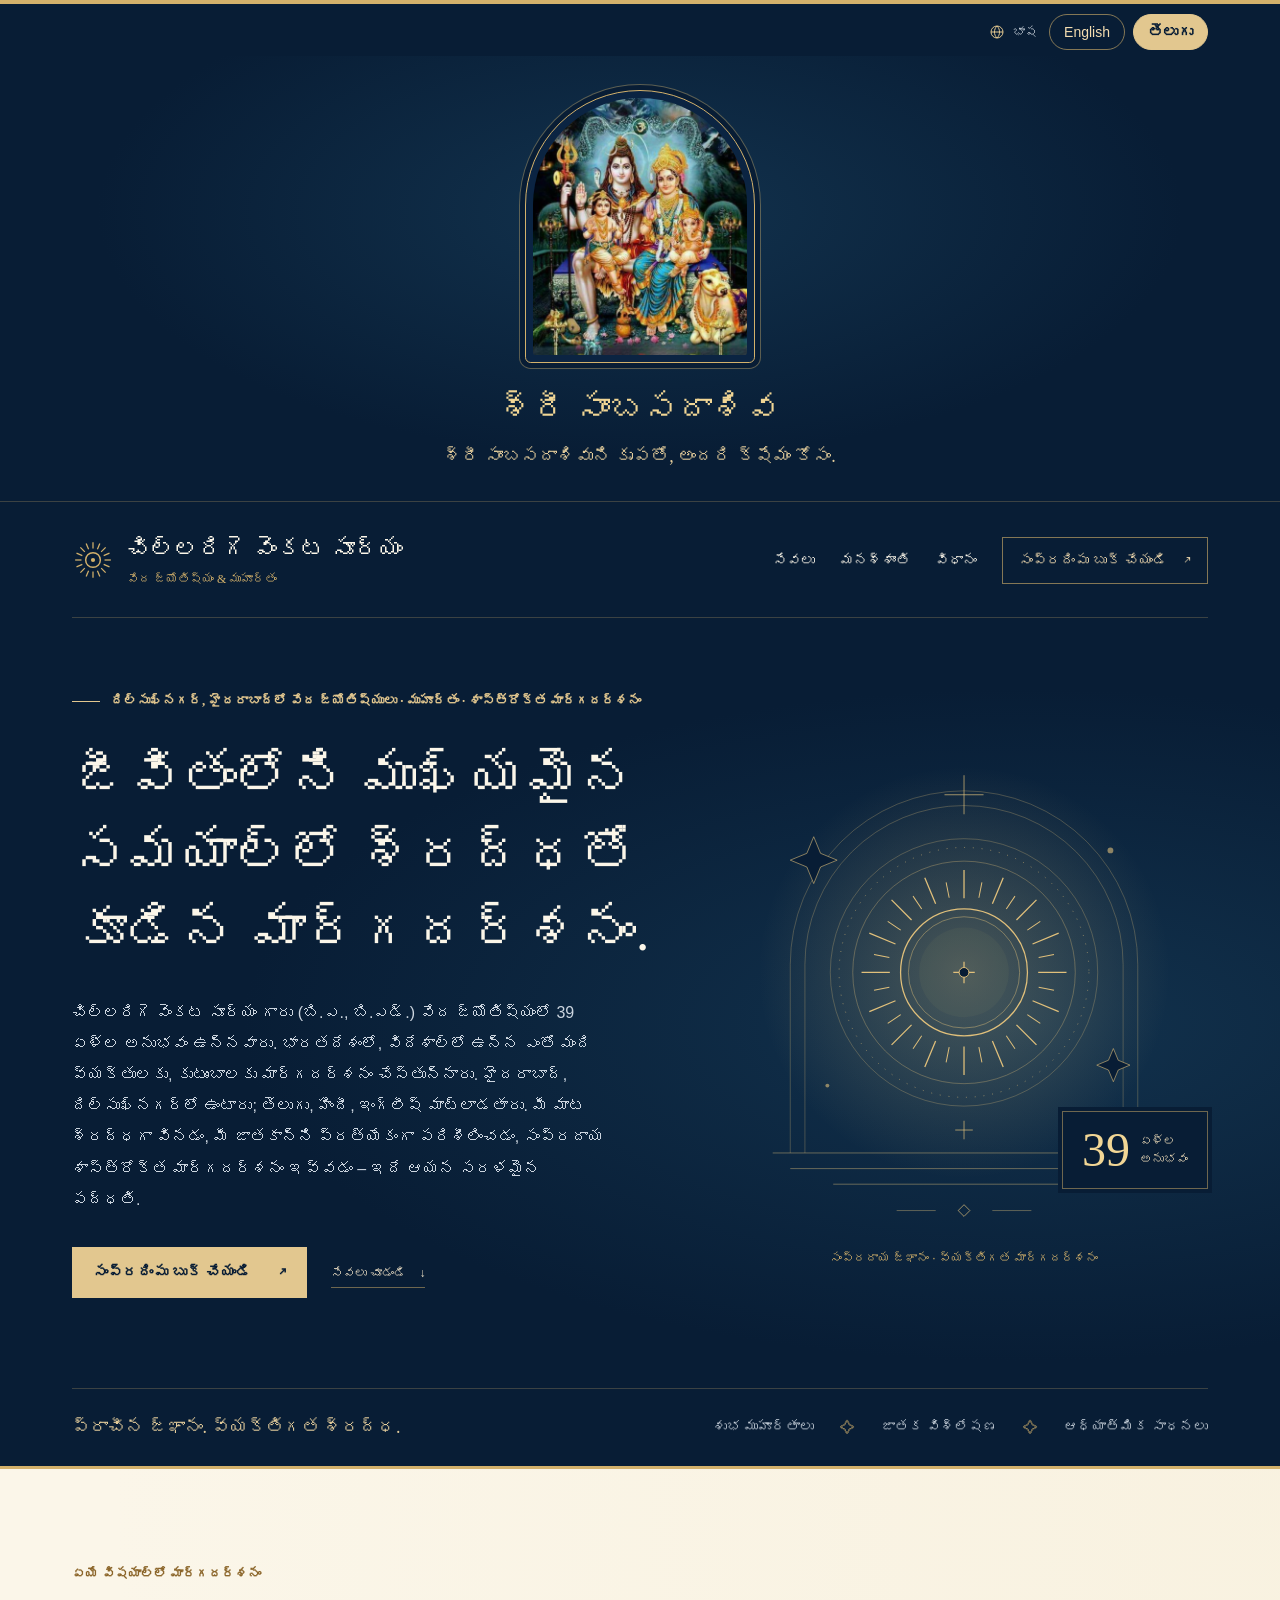
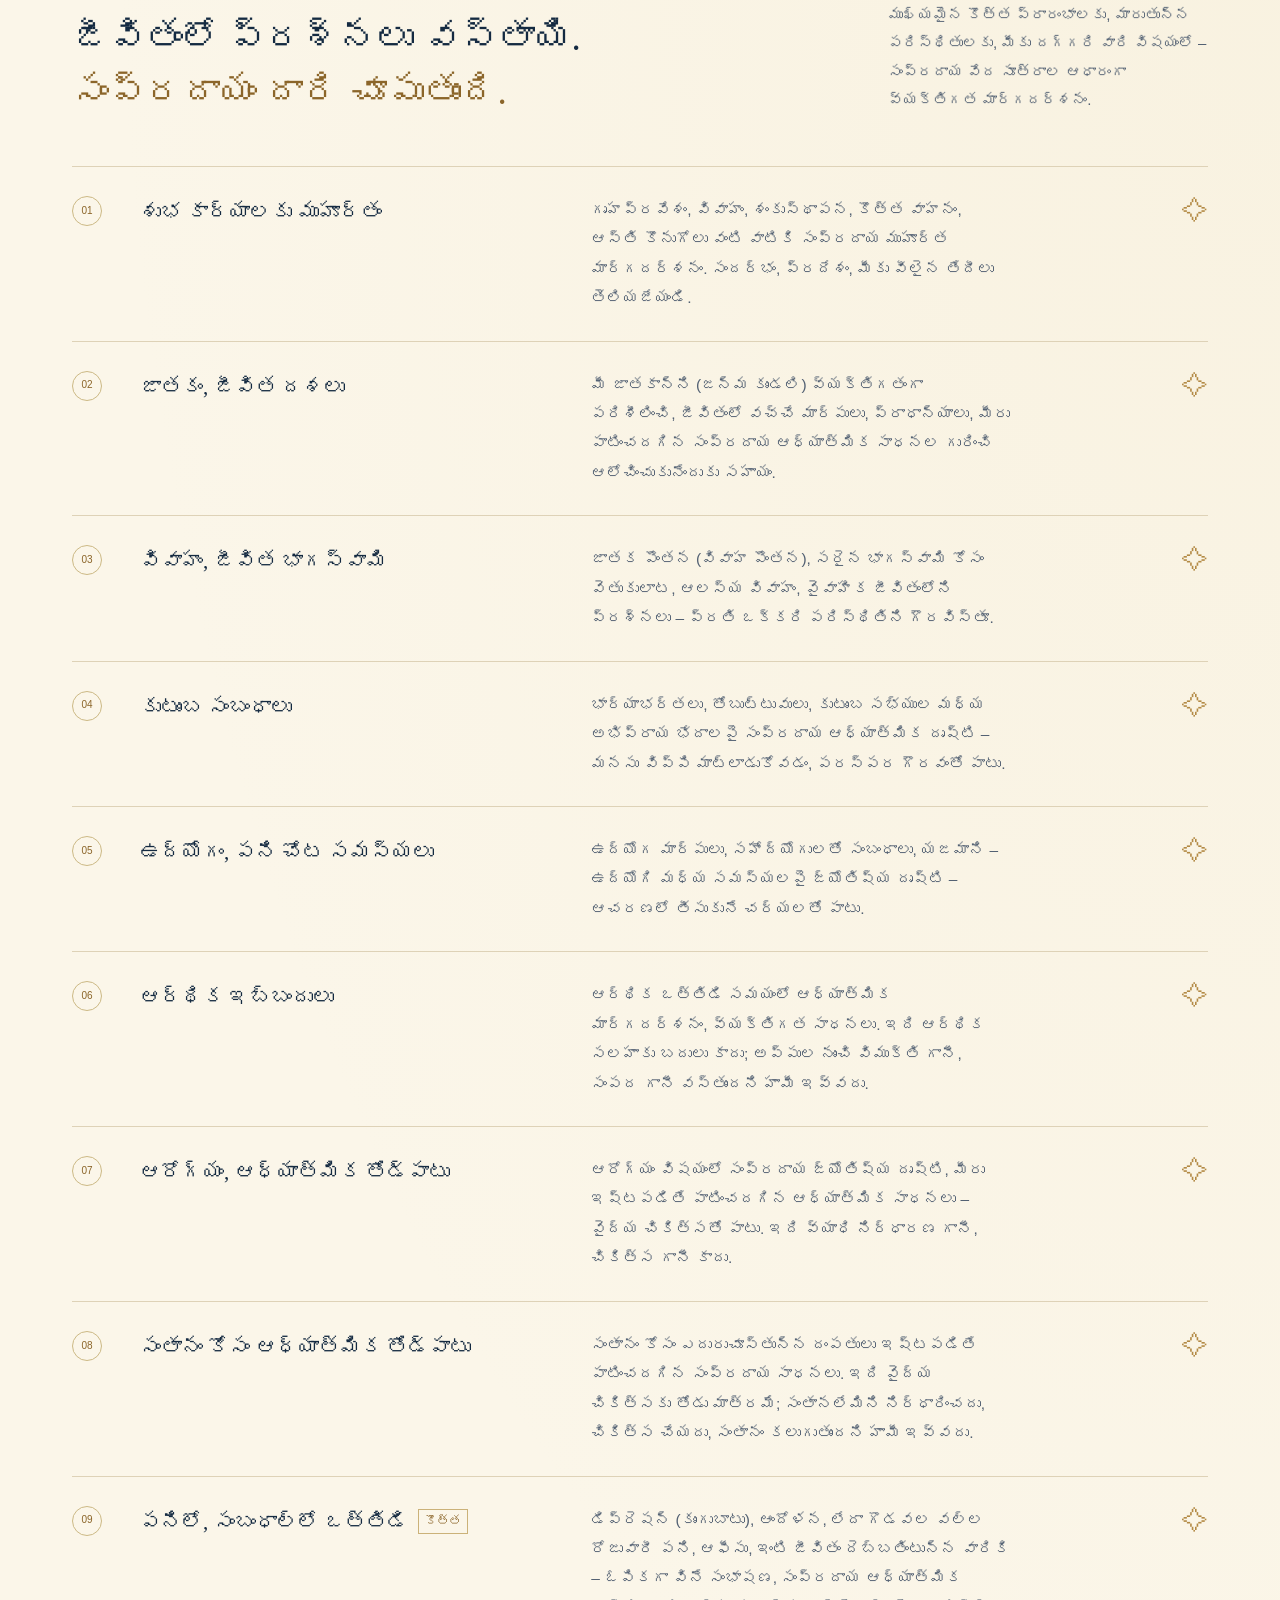
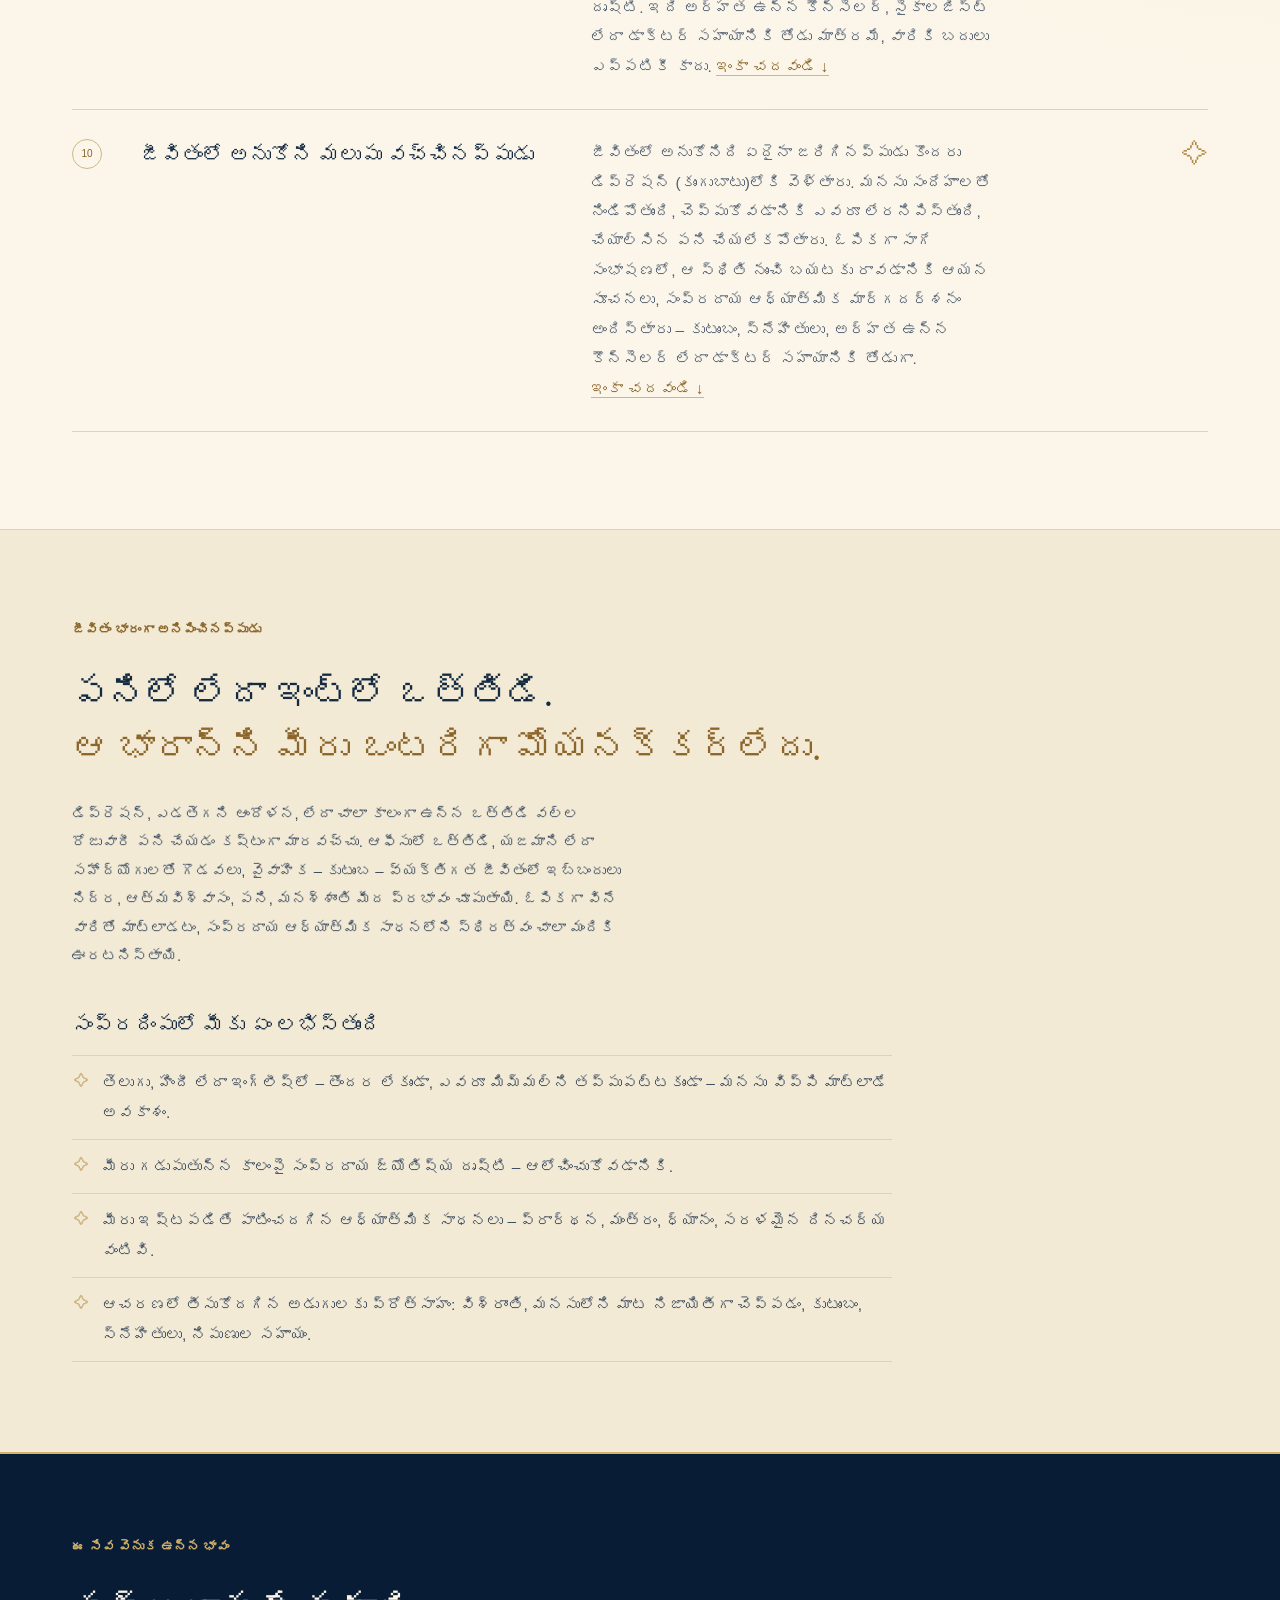
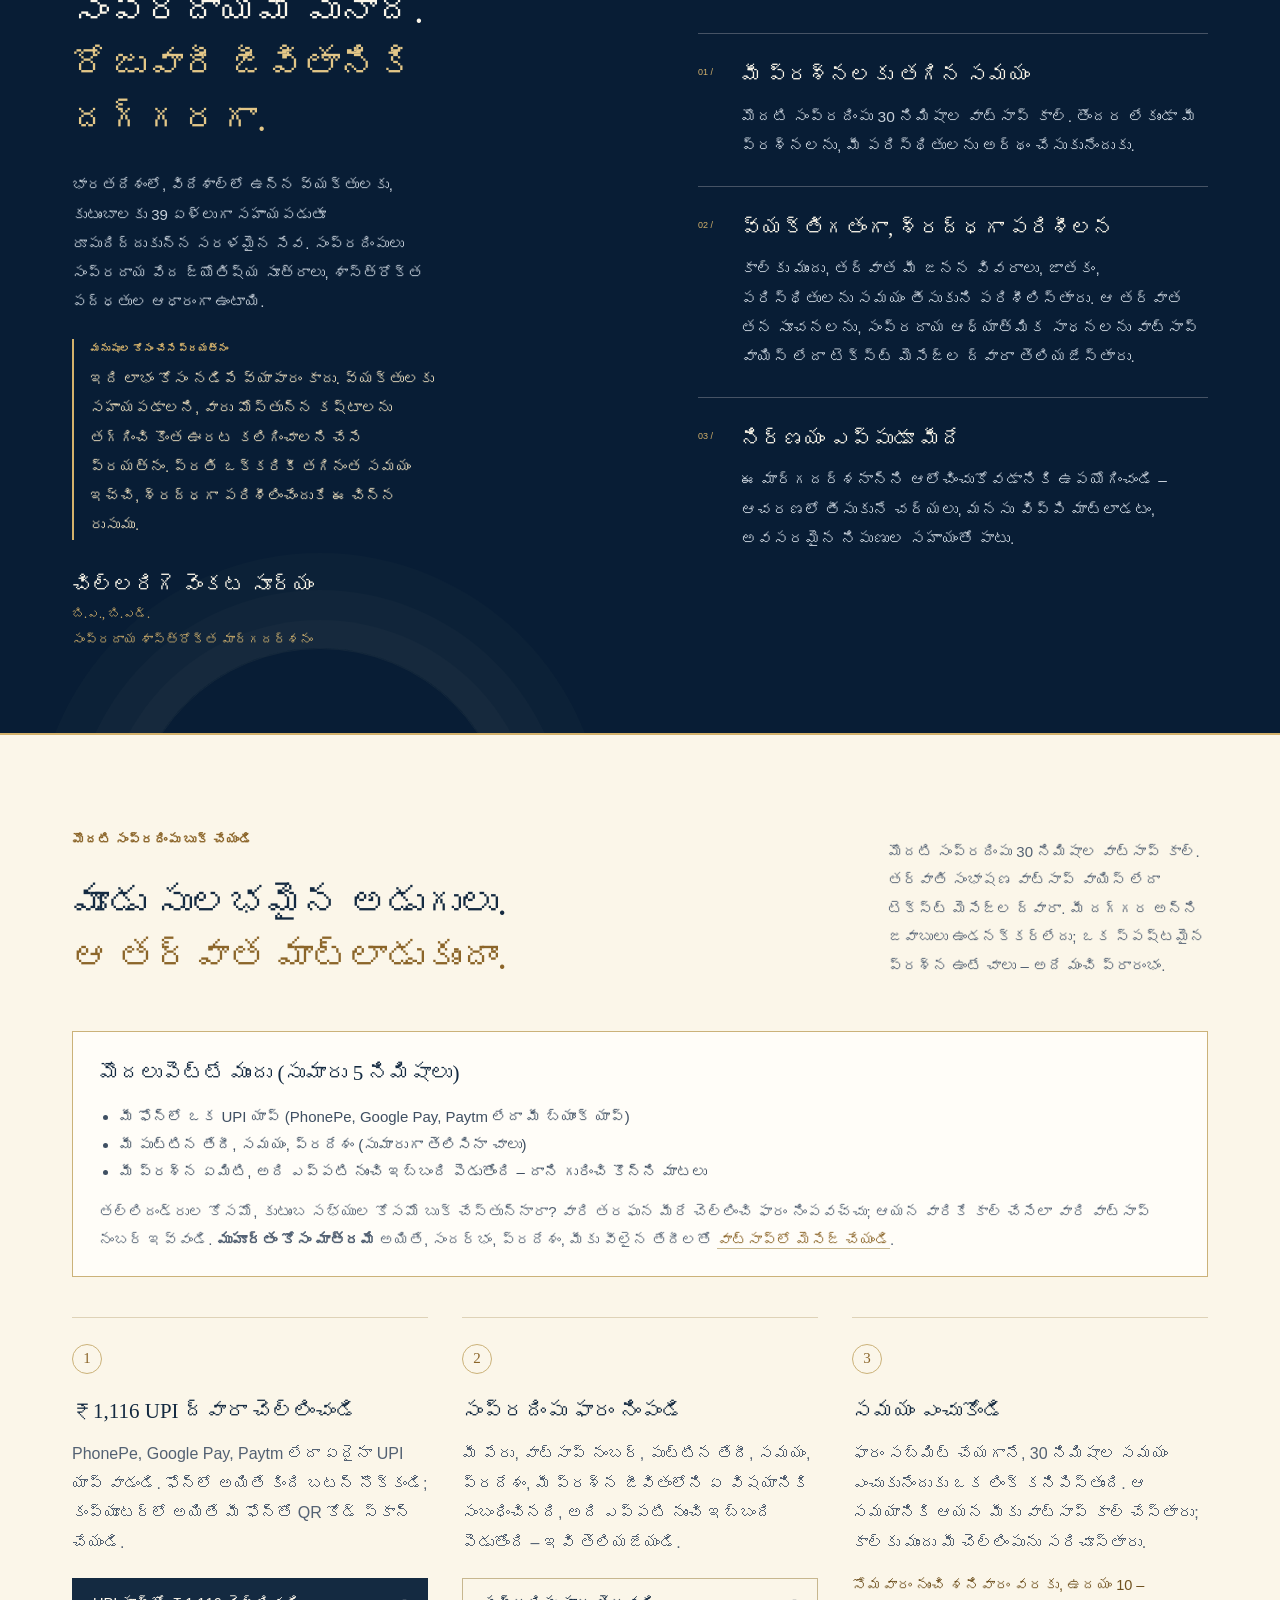
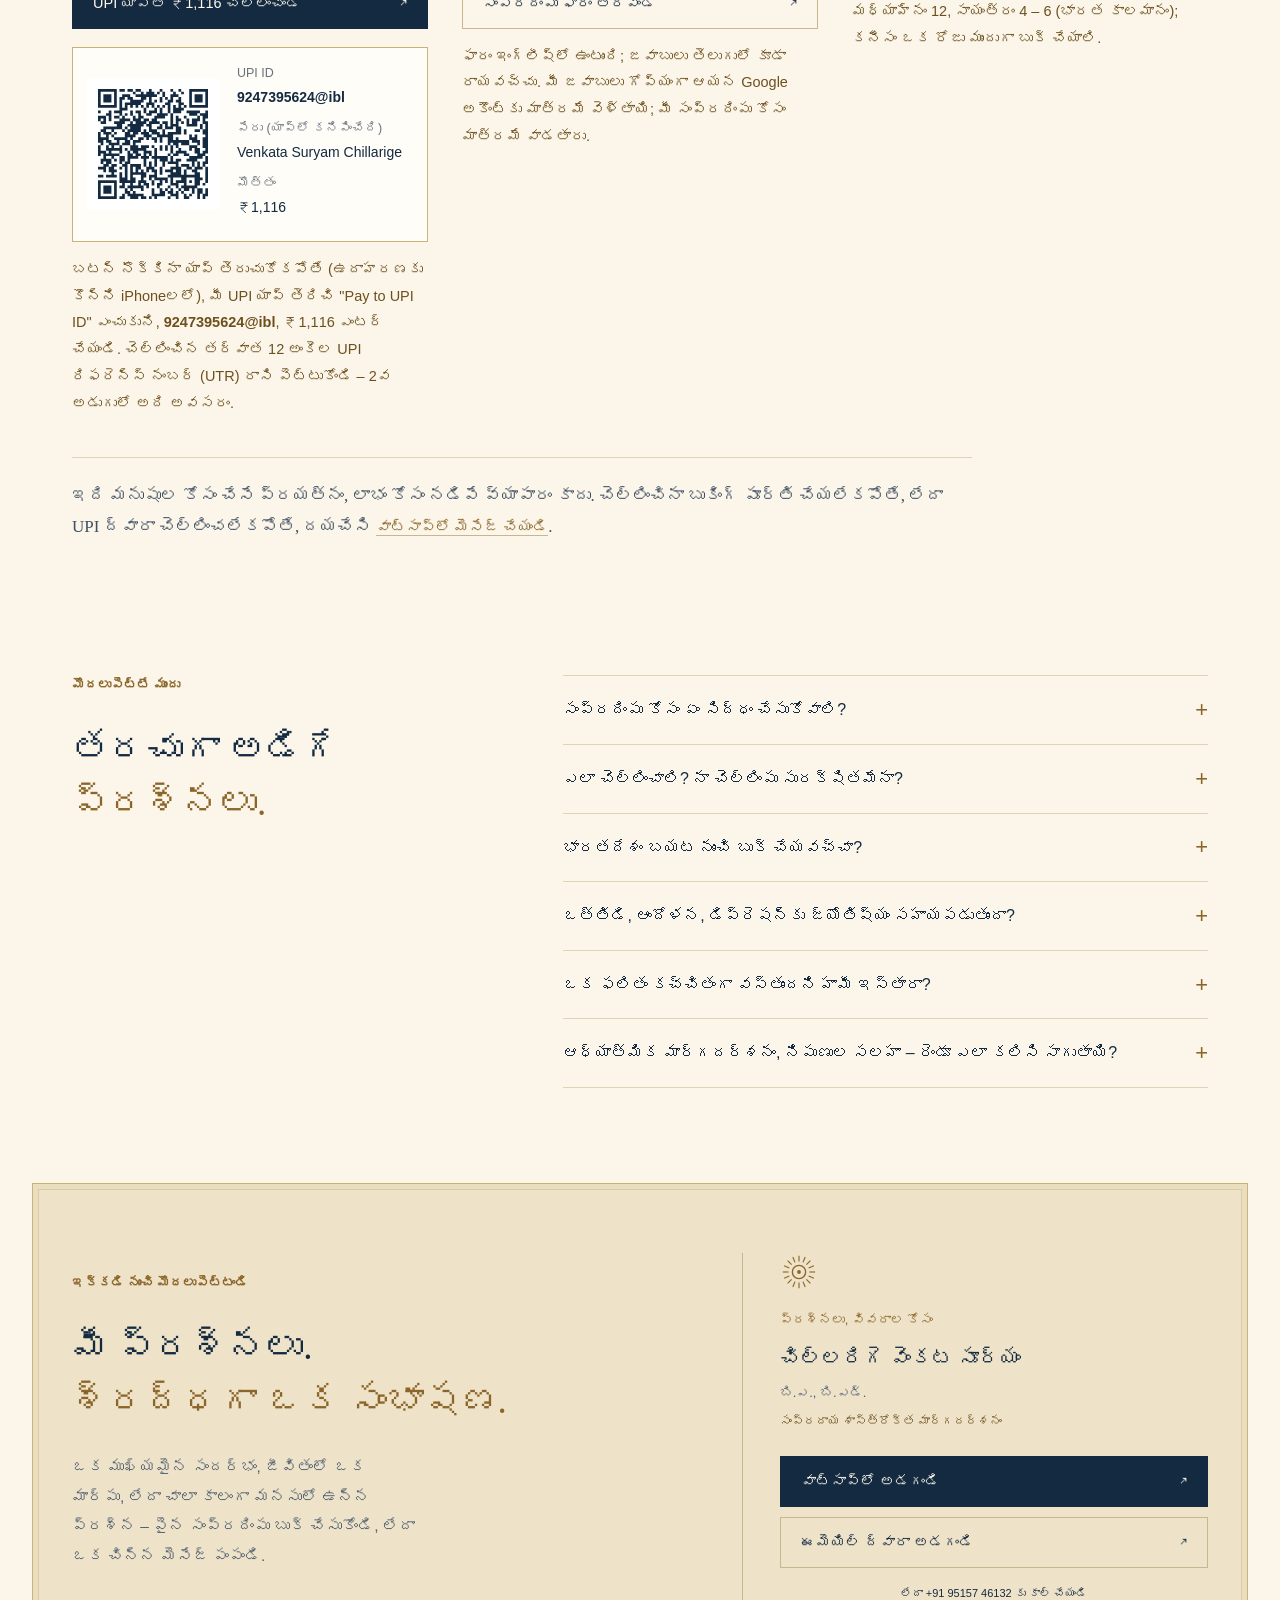
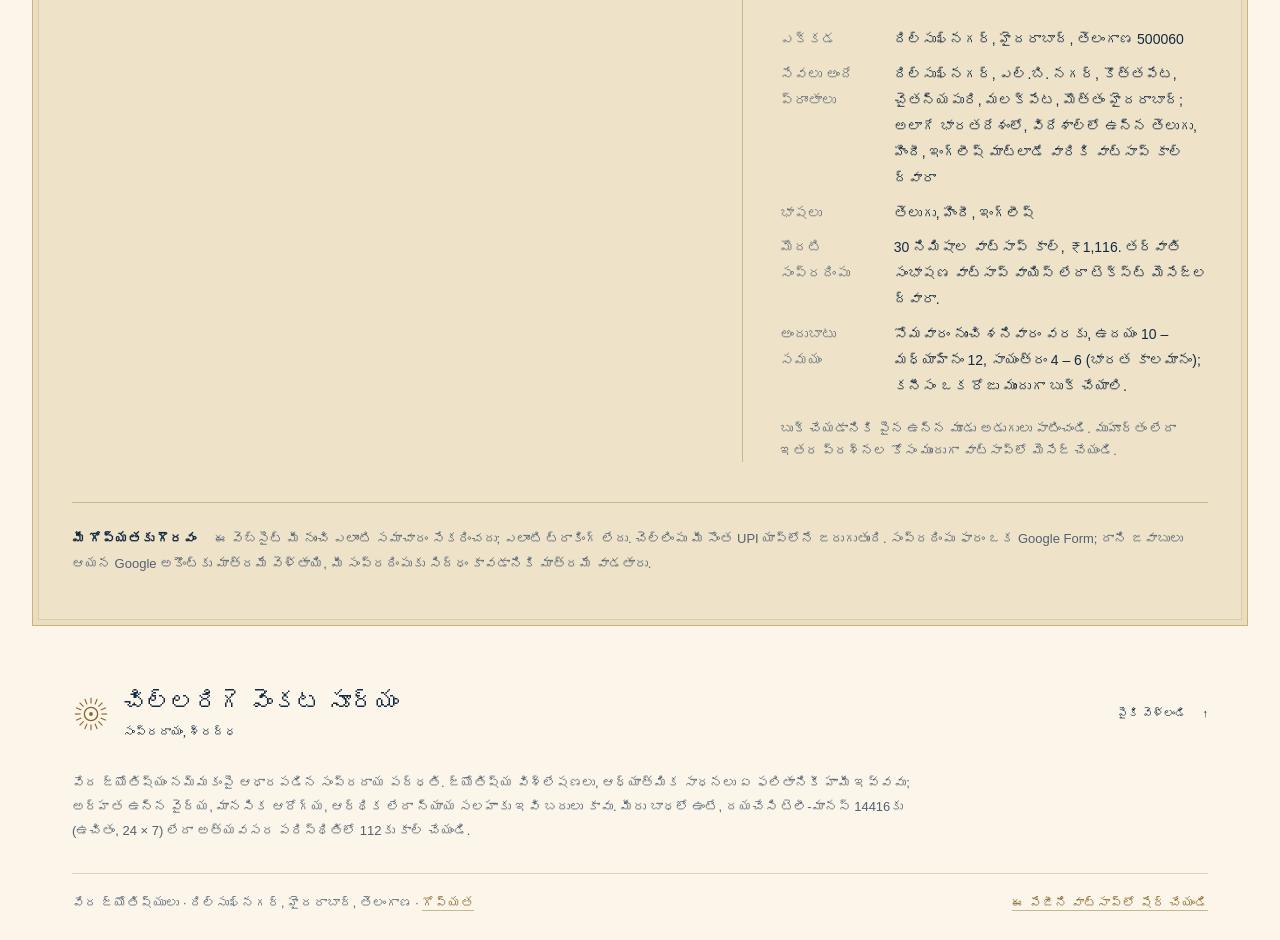
<file: te/index.html>
<!doctype html>
<!--
  TELUGU version of the website (English version: ../index.html). Keep both in step.
  HOW TO EDIT: see EDITING.md in the main folder. Change only the words between tags,
  then click "Commit changes". The site updates within a few minutes.
-->
<html lang="te">
<head>
  <meta charset="utf-8">
  <meta name="viewport" content="width=device-width, initial-scale=1">
  <meta http-equiv="Content-Security-Policy" content="default-src 'none'; style-src 'self'; img-src 'self' data:; base-uri 'none'; form-action 'none'">
  <meta name="referrer" content="strict-origin-when-cross-origin">
  <meta name="robots" content="index, follow, max-image-preview:large">
  <title>దిల్‌సుఖ్‌నగర్, హైదరాబాద్‌లో వేద జ్యోతిష్యులు | చిల్లరిగె వెంకట సూర్యం</title>
  <meta name="description" content="దిల్‌సుఖ్‌నగర్, హైదరాబాద్‌లో 39 ఏళ్ల అనుభవం ఉన్న వేద జ్యోతిష్యులు: జాతకం, వివాహ పొంతన, ముహూర్తం. తెలుగు, హిందీ, ఇంగ్లీష్‌లో సంప్రదించవచ్చు.">
  <link rel="canonical" href="https://venkatasuryam.github.io/te/">
  <link rel="alternate" hreflang="en" href="https://venkatasuryam.github.io/">
  <link rel="alternate" hreflang="te" href="https://venkatasuryam.github.io/te/">
  <link rel="alternate" hreflang="x-default" href="https://venkatasuryam.github.io/">
  <meta name="theme-color" content="#081d35">
  <meta property="og:site_name" content="చిల్లరిగె వెంకట సూర్యం – వేద జ్యోతిష్యం">
  <meta property="og:title" content="దిల్‌సుఖ్‌నగర్, హైదరాబాద్‌లో వేద జ్యోతిష్యులు | చిల్లరిగె వెంకట సూర్యం">
  <meta property="og:description" content="39 ఏళ్ల వేద జ్యోతిష్య, ముహూర్త మార్గదర్శనం – తెలుగు, హిందీ, ఇంగ్లీష్‌లో. 30 నిమిషాల వాట్సాప్ కాల్ సంప్రదింపు బుక్ చేసుకోండి.">
  <meta property="og:type" content="website">
  <meta property="og:url" content="https://venkatasuryam.github.io/te/">
  <meta property="og:locale" content="te_IN">
  <meta property="og:locale:alternate" content="en_IN">
  <meta property="og:image" content="https://venkatasuryam.github.io/og-image.png">
  <meta property="og:image:width" content="1200">
  <meta property="og:image:height" content="630">
  <meta property="og:image:alt" content="చిల్లరిగె వెంకట సూర్యం – దిల్‌సుఖ్‌నగర్, హైదరాబాద్‌లో వేద జ్యోతిష్యులు">
  <meta name="twitter:card" content="summary_large_image">
  <link rel="apple-touch-icon" href="../apple-touch-icon.png">
  <link rel="icon" href="../favicon.svg" type="image/svg+xml">
  <link rel="stylesheet" href="../styles.css?v=2026-10-13b">
</head>
<body>
<div class="vedic-site">
  <a class="skip-link" href="#main-content">ముఖ్య విషయానికి వెళ్లండి</a>
  <div class="lang-bar" role="navigation" aria-label="Language / భాష"><div class="lang-inner section-shell"><svg class="lang-icon" width="16" height="16" viewBox="0 0 24 24" fill="none" aria-hidden="true"><circle cx="12" cy="12" r="9" stroke="currentColor" stroke-width="1.5"/><path d="M3 12h18M12 3c2.6 2.6 3.8 5.6 3.8 9s-1.2 6.4-3.8 9c-2.6-2.6-3.8-5.6-3.8-9S9.4 5.6 12 3z" stroke="currentColor" stroke-width="1.5"/></svg><span class="lang-label">భాష</span><a href="../" lang="en" hreflang="en">English</a><a href="./" lang="te" hreflang="te" aria-current="page">తెలుగు</a></div></div>
  <section class="invocation" aria-label="ప్రార్థన">
    <div class="invocation-inner">
      <figure class="invocation-figure">
        <img src="../sri-sambasadasiva.jpg" width="890" height="1070" alt="కైలాస పర్వతంపై శ్రీ శివుడు, పార్వతీదేవి, కుమారస్వామి, వినాయకుడు, నంది">
      </figure>
      <h2 class="invocation-name">శ్రీ సాంబసదాశివ</h2>
      <p class="invocation-line">శ్రీ సాంబసదాశివుని కృపతో, అందరి క్షేమం కోసం.</p>
    </div>
  </section>
  <div class="header-band"><header class="site-header section-shell">
    <a class="wordmark" href="#" aria-label="చిల్లరిగె వెంకట సూర్యం – ముఖపేజీ"><svg width="38" height="38" viewBox="0 0 40 40" fill="none" aria-hidden="true"><circle cx="20" cy="20" r="7" stroke="currentColor" stroke-width="1.4"/><path d="M20 3V9" stroke="currentColor" stroke-width="1.2" transform="rotate(0.0 20 20)"/><path d="M20 3V9" stroke="currentColor" stroke-width="1.2" transform="rotate(22.5 20 20)"/><path d="M20 3V9" stroke="currentColor" stroke-width="1.2" transform="rotate(45.0 20 20)"/><path d="M20 3V9" stroke="currentColor" stroke-width="1.2" transform="rotate(67.5 20 20)"/><path d="M20 3V9" stroke="currentColor" stroke-width="1.2" transform="rotate(90.0 20 20)"/><path d="M20 3V9" stroke="currentColor" stroke-width="1.2" transform="rotate(112.5 20 20)"/><path d="M20 3V9" stroke="currentColor" stroke-width="1.2" transform="rotate(135.0 20 20)"/><path d="M20 3V9" stroke="currentColor" stroke-width="1.2" transform="rotate(157.5 20 20)"/><path d="M20 3V9" stroke="currentColor" stroke-width="1.2" transform="rotate(180.0 20 20)"/><path d="M20 3V9" stroke="currentColor" stroke-width="1.2" transform="rotate(202.5 20 20)"/><path d="M20 3V9" stroke="currentColor" stroke-width="1.2" transform="rotate(225.0 20 20)"/><path d="M20 3V9" stroke="currentColor" stroke-width="1.2" transform="rotate(247.5 20 20)"/><path d="M20 3V9" stroke="currentColor" stroke-width="1.2" transform="rotate(270.0 20 20)"/><path d="M20 3V9" stroke="currentColor" stroke-width="1.2" transform="rotate(292.5 20 20)"/><path d="M20 3V9" stroke="currentColor" stroke-width="1.2" transform="rotate(315.0 20 20)"/><path d="M20 3V9" stroke="currentColor" stroke-width="1.2" transform="rotate(337.5 20 20)"/><circle cx="20" cy="20" r="2" fill="currentColor"/></svg><span>చిల్లరిగె వెంకట సూర్యం<small>వేద జ్యోతిష్యం &amp; ముహూర్తం</small></span></a>
    <nav aria-label="ప్రధాన మెనూ"><a href="#guidance">సేవలు</a><a href="#wellbeing">మనశ్శాంతి</a><a href="#approach">విధానం</a><a class="nav-contact" href="#book">సంప్రదింపు బుక్ చేయండి <span aria-hidden="true">↗</span></a></nav>
  </header></div>

  <main id="main-content">
    <div class="hero-band"><section class="hero section-shell" aria-labelledby="hero-heading">
      <div class="hero-copy">
        <h1 id="hero-heading"><span class="h1-kicker"><span class="small-line"></span> దిల్‌సుఖ్‌నగర్, హైదరాబాద్‌లో వేద జ్యోతిష్యులు · ముహూర్తం · శాస్త్రోక్త మార్గదర్శనం</span>జీవితంలోని ముఖ్యమైన సమయాల్లో శ్రద్ధతో కూడిన మార్గదర్శనం.</h1>
        <p class="hero-description">చిల్లరిగె వెంకట సూర్యం గారు (బి.ఎ., బి.ఎడ్.) వేద జ్యోతిష్యంలో 39 ఏళ్ల అనుభవం ఉన్నవారు. భారతదేశంలో, విదేశాల్లో ఉన్న ఎంతో మంది వ్యక్తులకు, కుటుంబాలకు మార్గదర్శనం చేస్తున్నారు. హైదరాబాద్, దిల్‌సుఖ్‌నగర్‌లో ఉంటారు; తెలుగు, హిందీ, ఇంగ్లీష్ మాట్లాడతారు. మీ మాట శ్రద్ధగా వినడం, మీ జాతకాన్ని ప్రత్యేకంగా పరిశీలించడం, సంప్రదాయ శాస్త్రోక్త మార్గదర్శనం ఇవ్వడం – ఇదే ఆయన సరళమైన పద్ధతి.</p>
        <a class="button button-dark" href="#book">సంప్రదింపు బుక్ చేయండి <span aria-hidden="true">↗</span></a><a class="text-link hero-secondary" href="#guidance">సేవలు చూడండి <span aria-hidden="true">↓</span></a>
      </div>
      <div class="hero-art-wrap"><div class="celestial-art" aria-hidden="true">
        <svg viewBox="0 0 500 510" fill="none">
          <defs><radialGradient id="sun-glow"><stop stop-color="#edcf88" stop-opacity=".26"/><stop offset="1" stop-color="#edcf88" stop-opacity="0"/></radialGradient></defs>
          <circle cx="250" cy="234" r="211" fill="url(#sun-glow)"/>
          <path d="M72 419V226a178 178 0 0 1 356 0v193M87 419V226a163 163 0 0 1 326 0v193" stroke="currentColor" stroke-opacity=".28"/>
          <path d="M54 419H446M72 435H428M116 451H384" stroke="currentColor" stroke-opacity=".44"/>
          <circle cx="250" cy="234" r="137" stroke="currentColor" stroke-opacity=".28"/>
          <circle cx="250" cy="234" r="128" stroke="currentColor" stroke-opacity=".56" stroke-dasharray="1 8"/>
          <circle cx="250" cy="234" r="114" stroke="currentColor" stroke-opacity=".34"/>
          <path d="M250 158V129" stroke="currentColor" stroke-width="1.3" transform="rotate(0.0 250 234)"/><path d="M250 156V140" stroke="currentColor" stroke-width="1" transform="rotate(11.25 250 234)"/><path d="M250 158V129" stroke="currentColor" stroke-width="1.3" transform="rotate(22.5 250 234)"/><path d="M250 156V140" stroke="currentColor" stroke-width="1" transform="rotate(33.75 250 234)"/><path d="M250 158V129" stroke="currentColor" stroke-width="1.3" transform="rotate(45.0 250 234)"/><path d="M250 156V140" stroke="currentColor" stroke-width="1" transform="rotate(56.25 250 234)"/><path d="M250 158V129" stroke="currentColor" stroke-width="1.3" transform="rotate(67.5 250 234)"/><path d="M250 156V140" stroke="currentColor" stroke-width="1" transform="rotate(78.75 250 234)"/><path d="M250 158V129" stroke="currentColor" stroke-width="1.3" transform="rotate(90.0 250 234)"/><path d="M250 156V140" stroke="currentColor" stroke-width="1" transform="rotate(101.25 250 234)"/><path d="M250 158V129" stroke="currentColor" stroke-width="1.3" transform="rotate(112.5 250 234)"/><path d="M250 156V140" stroke="currentColor" stroke-width="1" transform="rotate(123.75 250 234)"/><path d="M250 158V129" stroke="currentColor" stroke-width="1.3" transform="rotate(135.0 250 234)"/><path d="M250 156V140" stroke="currentColor" stroke-width="1" transform="rotate(146.25 250 234)"/><path d="M250 158V129" stroke="currentColor" stroke-width="1.3" transform="rotate(157.5 250 234)"/><path d="M250 156V140" stroke="currentColor" stroke-width="1" transform="rotate(168.75 250 234)"/><path d="M250 158V129" stroke="currentColor" stroke-width="1.3" transform="rotate(180.0 250 234)"/><path d="M250 156V140" stroke="currentColor" stroke-width="1" transform="rotate(191.25 250 234)"/><path d="M250 158V129" stroke="currentColor" stroke-width="1.3" transform="rotate(202.5 250 234)"/><path d="M250 156V140" stroke="currentColor" stroke-width="1" transform="rotate(213.75 250 234)"/><path d="M250 158V129" stroke="currentColor" stroke-width="1.3" transform="rotate(225.0 250 234)"/><path d="M250 156V140" stroke="currentColor" stroke-width="1" transform="rotate(236.25 250 234)"/><path d="M250 158V129" stroke="currentColor" stroke-width="1.3" transform="rotate(247.5 250 234)"/><path d="M250 156V140" stroke="currentColor" stroke-width="1" transform="rotate(258.75 250 234)"/><path d="M250 158V129" stroke="currentColor" stroke-width="1.3" transform="rotate(270.0 250 234)"/><path d="M250 156V140" stroke="currentColor" stroke-width="1" transform="rotate(281.25 250 234)"/><path d="M250 158V129" stroke="currentColor" stroke-width="1.3" transform="rotate(292.5 250 234)"/><path d="M250 156V140" stroke="currentColor" stroke-width="1" transform="rotate(303.75 250 234)"/><path d="M250 158V129" stroke="currentColor" stroke-width="1.3" transform="rotate(315.0 250 234)"/><path d="M250 156V140" stroke="currentColor" stroke-width="1" transform="rotate(326.25 250 234)"/><path d="M250 158V129" stroke="currentColor" stroke-width="1.3" transform="rotate(337.5 250 234)"/><path d="M250 156V140" stroke="currentColor" stroke-width="1" transform="rotate(348.75 250 234)"/>
          <circle cx="250" cy="234" r="65" stroke="currentColor" stroke-width="1.3"/>
          <circle cx="250" cy="234" r="57" stroke="currentColor" stroke-opacity=".45"/>
          <circle cx="250" cy="234" r="46" fill="currentColor" fill-opacity=".045"/>
          <path d="M239 234H261M250 223V245" stroke="currentColor" stroke-width="1.25"/>
          <circle cx="250" cy="234" r="5" fill="#081d35" stroke="currentColor"/>
          <path d="M250 32V72M230 52H270M250 386V405M241 395.5H259" stroke="currentColor" stroke-opacity=".7"/>
          <path d="M96 95L103 112L120 119L103 126L96 143L89 126L72 119L89 112Z" fill="#081d35" stroke="currentColor" stroke-opacity=".6"/>
          <path d="M403 312L408 324L420 329L408 334L403 346L398 334L386 329L398 324Z" fill="#081d35" stroke="currentColor" stroke-opacity=".6"/>
          <circle cx="400" cy="109" r="3" fill="currentColor" fill-opacity=".6"/>
          <circle cx="110" cy="350" r="2" fill="currentColor" fill-opacity=".6"/>
          <path d="M181 478H221M279 478H319" stroke="currentColor" stroke-opacity=".4"/>
          <path d="M250 472L256 478L250 484L244 478Z" stroke="currentColor" stroke-opacity=".7"/>
        </svg>
        <span class="art-caption">సంప్రదాయ జ్ఞానం · వ్యక్తిగత మార్గదర్శనం</span>
      </div><div class="experience-mark"><span>39</span><p>ఏళ్ల<br>అనుభవం</p></div></div>
      <div class="hero-bottom"><p>ప్రాచీన జ్ఞానం. వ్యక్తిగత శ్రద్ధ.</p><div><span>శుభ ముహూర్తాలు</span><i aria-hidden="true">✧</i><span>జాతక విశ్లేషణ</span><i aria-hidden="true">✧</i><span>ఆధ్యాత్మిక సాధనలు</span></div></div>
    </section></div>

    <section class="guidance-section section-shell" id="guidance" aria-labelledby="guidance-heading">
      <div class="section-heading"><div><p class="eyebrow">ఏయే విషయాల్లో మార్గదర్శనం</p><h2 id="guidance-heading">జీవితంలో ప్రశ్నలు వస్తాయి.<br><em>సంప్రదాయం దారి చూపుతుంది.</em></h2></div><p>ముఖ్యమైన కొత్త ప్రారంభాలకు, మారుతున్న పరిస్థితులకు, మీకు దగ్గరి వారి విషయంలో – సంప్రదాయ వేద సూత్రాల ఆధారంగా వ్యక్తిగత మార్గదర్శనం.</p></div>
      <div class="service-list">
          <article class="service-row"><span class="service-number">01</span><h3>శుభ కార్యాలకు ముహూర్తం</h3><p>గృహప్రవేశం, వివాహం, శంకుస్థాపన, కొత్త వాహనం, ఆస్తి కొనుగోలు వంటి వాటికి సంప్రదాయ ముహూర్త మార్గదర్శనం. సందర్భం, ప్రదేశం, మీకు వీలైన తేదీలు తెలియజేయండి.</p><span class="service-flower" aria-hidden="true">✧</span></article>
          <article class="service-row"><span class="service-number">02</span><h3>జాతకం, జీవిత దశలు</h3><p>మీ జాతకాన్ని (జన్మ కుండలి) వ్యక్తిగతంగా పరిశీలించి, జీవితంలో వచ్చే మార్పులు, ప్రాధాన్యాలు, మీరు పాటించదగిన సంప్రదాయ ఆధ్యాత్మిక సాధనల గురించి ఆలోచించుకునేందుకు సహాయం.</p><span class="service-flower" aria-hidden="true">✧</span></article>
          <article class="service-row"><span class="service-number">03</span><h3>వివాహం, జీవిత భాగస్వామి</h3><p>జాతక పొంతన (వివాహ పొంతన), సరైన భాగస్వామి కోసం వెతుకులాట, ఆలస్య వివాహం, వైవాహిక జీవితంలోని ప్రశ్నలు – ప్రతి ఒక్కరి పరిస్థితిని గౌరవిస్తూ.</p><span class="service-flower" aria-hidden="true">✧</span></article>
          <article class="service-row"><span class="service-number">04</span><h3>కుటుంబ సంబంధాలు</h3><p>భార్యాభర్తలు, తోబుట్టువులు, కుటుంబ సభ్యుల మధ్య అభిప్రాయ భేదాలపై సంప్రదాయ ఆధ్యాత్మిక దృష్టి – మనసు విప్పి మాట్లాడుకోవడం, పరస్పర గౌరవంతో పాటు.</p><span class="service-flower" aria-hidden="true">✧</span></article>
          <article class="service-row"><span class="service-number">05</span><h3>ఉద్యోగం, పని చోట సమస్యలు</h3><p>ఉద్యోగ మార్పులు, సహోద్యోగులతో సంబంధాలు, యజమాని – ఉద్యోగి మధ్య సమస్యలపై జ్యోతిష్య దృష్టి – ఆచరణలో తీసుకునే చర్యలతో పాటు.</p><span class="service-flower" aria-hidden="true">✧</span></article>
          <article class="service-row"><span class="service-number">06</span><h3>ఆర్థిక ఇబ్బందులు</h3><p>ఆర్థిక ఒత్తిడి సమయంలో ఆధ్యాత్మిక మార్గదర్శనం, వ్యక్తిగత సాధనలు. ఇది ఆర్థిక సలహాకు బదులు కాదు; అప్పుల నుంచి విముక్తి గానీ, సంపద గానీ వస్తుందని హామీ ఇవ్వదు.</p><span class="service-flower" aria-hidden="true">✧</span></article>
          <article class="service-row"><span class="service-number">07</span><h3>ఆరోగ్యం, ఆధ్యాత్మిక తోడ్పాటు</h3><p>ఆరోగ్యం విషయంలో సంప్రదాయ జ్యోతిష్య దృష్టి, మీరు ఇష్టపడితే పాటించదగిన ఆధ్యాత్మిక సాధనలు – వైద్య చికిత్సతో పాటు. ఇది వ్యాధి నిర్ధారణ గానీ, చికిత్స గానీ కాదు.</p><span class="service-flower" aria-hidden="true">✧</span></article>
          <article class="service-row"><span class="service-number">08</span><h3>సంతానం కోసం ఆధ్యాత్మిక తోడ్పాటు</h3><p>సంతానం కోసం ఎదురుచూస్తున్న దంపతులు ఇష్టపడితే పాటించదగిన సంప్రదాయ సాధనలు. ఇది వైద్య చికిత్సకు తోడు మాత్రమే; సంతానలేమిని నిర్ధారించదు, చికిత్స చేయదు, సంతానం కలుగుతుందని హామీ ఇవ్వదు.</p><span class="service-flower" aria-hidden="true">✧</span></article>
          <article class="service-row service-row--new"><span class="service-number">09</span><h3>పనిలో, సంబంధాల్లో ఒత్తిడి</h3><p>డిప్రెషన్ (కుంగుబాటు), ఆందోళన, లేదా గొడవల వల్ల రోజువారీ పని, ఆఫీసు, ఇంటి జీవితం దెబ్బతింటున్న వారికి – ఓపికగా వినే సంభాషణ, సంప్రదాయ ఆధ్యాత్మిక దృష్టి. ఇది అర్హత ఉన్న కౌన్సెలర్, సైకాలజిస్ట్ లేదా డాక్టర్ సహాయానికి తోడు మాత్రమే, వారికి బదులు ఎప్పటికీ కాదు. <a class="inline-link" href="#wellbeing">ఇంకా చదవండి ↓</a></p><span class="service-flower" aria-hidden="true">✧</span></article>
          <article class="service-row"><span class="service-number">10</span><h3>జీవితంలో అనుకోని మలుపు వచ్చినప్పుడు</h3><p>జీవితంలో అనుకోనిది ఏదైనా జరిగినప్పుడు కొందరు డిప్రెషన్ (కుంగుబాటు)లోకి వెళ్తారు. మనసు సందేహాలతో నిండిపోతుంది, చెప్పుకోవడానికి ఎవరూ లేరనిపిస్తుంది, చేయాల్సిన పని చేయలేకపోతారు. ఓపికగా సాగే సంభాషణలో, ఆ స్థితి నుంచి బయటకు రావడానికి ఆయన సూచనలు, సంప్రదాయ ఆధ్యాత్మిక మార్గదర్శనం అందిస్తారు – కుటుంబం, స్నేహితులు, అర్హత ఉన్న కౌన్సెలర్ లేదా డాక్టర్ సహాయానికి తోడుగా. <a class="inline-link" href="#wellbeing">ఇంకా చదవండి ↓</a></p><span class="service-flower" aria-hidden="true">✧</span></article>
      </div>
    </section>

    <section class="wellbeing-section" id="wellbeing" aria-labelledby="wellbeing-heading"><div class="section-shell wellbeing-inner wellbeing-inner--single">
      <div class="wellbeing-intro">
        <p class="eyebrow">జీవితం భారంగా అనిపించినప్పుడు</p>
        <h2 id="wellbeing-heading">పనిలో లేదా ఇంట్లో ఒత్తిడి.<br><em>ఆ భారాన్ని మీరు ఒంటరిగా మోయనక్కర్లేదు.</em></h2>
        <p class="wellbeing-lead">డిప్రెషన్, ఎడతెగని ఆందోళన, లేదా చాలా కాలంగా ఉన్న ఒత్తిడి వల్ల రోజువారీ పని చేయడం కష్టంగా మారవచ్చు. ఆఫీసులో ఒత్తిడి, యజమాని లేదా సహోద్యోగులతో గొడవలు, వైవాహిక – కుటుంబ – వ్యక్తిగత జీవితంలో ఇబ్బందులు నిద్ర, ఆత్మవిశ్వాసం, పని, మనశ్శాంతి మీద ప్రభావం చూపుతాయి. ఓపికగా వినే వారితో మాట్లాడటం, సంప్రదాయ ఆధ్యాత్మిక సాధనలోని స్థిరత్వం చాలా మందికి ఊరటనిస్తాయి.</p>
        <h3>సంప్రదింపులో మీకు ఏం లభిస్తుంది</h3>
        <ul class="wellbeing-offers">
            <li>తెలుగు, హిందీ లేదా ఇంగ్లీష్‌లో – తొందర లేకుండా, ఎవరూ మిమ్మల్ని తప్పుపట్టకుండా – మనసు విప్పి మాట్లాడే అవకాశం.</li>
            <li>మీరు గడుపుతున్న కాలంపై సంప్రదాయ జ్యోతిష్య దృష్టి – ఆలోచించుకోవడానికి.</li>
            <li>మీరు ఇష్టపడితే పాటించదగిన ఆధ్యాత్మిక సాధనలు – ప్రార్థన, మంత్రం, ధ్యానం, సరళమైన దినచర్య వంటివి.</li>
            <li>ఆచరణలో తీసుకోదగిన అడుగులకు ప్రోత్సాహం: విశ్రాంతి, మనసులోని మాట నిజాయితీగా చెప్పడం, కుటుంబం, స్నేహితులు, నిపుణుల సహాయం.</li>
        </ul>
      </div>
    </div></section>

    <section class="approach-section" id="approach" aria-labelledby="approach-heading"><div class="section-shell approach-inner">
      <div class="approach-intro"><p class="eyebrow">ఈ సేవ వెనుక ఉన్న భావం</p><h2 id="approach-heading">సంప్రదాయమే పునాది.<br><em>రోజువారీ జీవితానికి దగ్గరగా.</em></h2><p>భారతదేశంలో, విదేశాల్లో ఉన్న వ్యక్తులకు, కుటుంబాలకు 39 ఏళ్లుగా సహాయపడుతూ రూపుదిద్దుకున్న సరళమైన సేవ. సంప్రదింపులు సంప్రదాయ వేద జ్యోతిష్య సూత్రాలు, శాస్త్రోక్త పద్ధతుల ఆధారంగా ఉంటాయి.</p><p class="mission-note"><span>మనుషుల కోసం చేసే ప్రయత్నం</span>ఇది లాభం కోసం నడిపే వ్యాపారం కాదు. వ్యక్తులకు సహాయపడాలని, వారు మోస్తున్న కష్టాలను తగ్గించి కొంత ఊరట కలిగించాలని చేసే ప్రయత్నం. ప్రతి ఒక్కరికీ తగినంత సమయం ఇచ్చి, శ్రద్ధగా పరిశీలించేందుకే ఈ చిన్న రుసుము.</p><p class="practitioner-signature">చిల్లరిగె వెంకట సూర్యం<span class="signature-qualifications">బి.ఎ., బి.ఎడ్.</span><span>సంప్రదాయ శాస్త్రోక్త మార్గదర్శనం</span></p></div>
      <div class="approach-principles">
        <div><span aria-hidden="true">01 /</span><h3>మీ ప్రశ్నలకు తగిన సమయం</h3><p>మొదటి సంప్రదింపు 30 నిమిషాల వాట్సాప్ కాల్. తొందర లేకుండా మీ ప్రశ్నలను, మీ పరిస్థితులను అర్థం చేసుకునేందుకు.</p></div>
        <div><span aria-hidden="true">02 /</span><h3>వ్యక్తిగతంగా, శ్రద్ధగా పరిశీలన</h3><p>కాల్‌కు ముందు, తర్వాత మీ జనన వివరాలు, జాతకం, పరిస్థితులను సమయం తీసుకుని పరిశీలిస్తారు. ఆ తర్వాత తన సూచనలను, సంప్రదాయ ఆధ్యాత్మిక సాధనలను వాట్సాప్ వాయిస్ లేదా టెక్స్ట్ మెసేజ్‌ల ద్వారా తెలియజేస్తారు.</p></div>
        <div><span aria-hidden="true">03 /</span><h3>నిర్ణయం ఎప్పుడూ మీదే</h3><p>ఈ మార్గదర్శనాన్ని ఆలోచించుకోవడానికి ఉపయోగించండి – ఆచరణలో తీసుకునే చర్యలు, మనసు విప్పి మాట్లాడటం, అవసరమైన నిపుణుల సహాయంతో పాటు.</p></div>
      </div>
    </div></section>

    <section class="book-section section-shell" id="book" aria-labelledby="book-heading">
      <div class="section-heading"><div><p class="eyebrow">మొదటి సంప్రదింపు బుక్ చేయండి</p><h2 id="book-heading">మూడు సులభమైన అడుగులు.<br><em>ఆ తర్వాత మాట్లాడుకుందాం.</em></h2></div><p>మొదటి సంప్రదింపు 30 నిమిషాల వాట్సాప్ కాల్. తర్వాతి సంభాషణ వాట్సాప్ వాయిస్ లేదా టెక్స్ట్ మెసేజ్‌ల ద్వారా. మీ దగ్గర అన్ని జవాబులు ఉండనక్కర్లేదు; ఒక స్పష్టమైన ప్రశ్న ఉంటే చాలు – అదే మంచి ప్రారంభం.</p></div>
      <div class="book-prep"><p class="book-prep-title">మొదలుపెట్టే ముందు (సుమారు 5 నిమిషాలు)</p><ul><li>మీ ఫోన్‌లో ఒక UPI యాప్ (PhonePe, Google Pay, Paytm లేదా మీ బ్యాంక్ యాప్)</li><li>మీ పుట్టిన తేదీ, సమయం, ప్రదేశం (సుమారుగా తెలిసినా చాలు)</li><li>మీ ప్రశ్న ఏమిటి, అది ఎప్పటి నుంచి ఇబ్బంది పెడుతోంది – దాని గురించి కొన్ని మాటలు</li></ul><p class="book-prep-note">తల్లిదండ్రుల కోసమో, కుటుంబ సభ్యుల కోసమో బుక్ చేస్తున్నారా? వారి తరఫున మీరే చెల్లించి ఫారం నింపవచ్చు; ఆయన వారికే కాల్ చేసేలా వారి వాట్సాప్ నంబర్ ఇవ్వండి. <strong>ముహూర్తం కోసం మాత్రమే</strong> అయితే, సందర్భం, ప్రదేశం, మీకు వీలైన తేదీలతో <a href="https://wa.me/919515746132?text=%E0%B0%A8%E0%B0%AE%E0%B0%B8%E0%B1%8D%E0%B0%95%E0%B0%BE%E0%B0%B0%E0%B0%82.%20%E0%B0%92%E0%B0%95%20%E0%B0%B6%E0%B1%81%E0%B0%AD%E0%B0%95%E0%B0%BE%E0%B0%B0%E0%B1%8D%E0%B0%AF%E0%B0%BE%E0%B0%A8%E0%B0%BF%E0%B0%95%E0%B0%BF%20%E0%B0%AE%E0%B1%81%E0%B0%B9%E0%B1%82%E0%B0%B0%E0%B1%8D%E0%B0%A4%E0%B0%82%20%E0%B0%97%E0%B1%81%E0%B0%B0%E0%B0%BF%E0%B0%82%E0%B0%9A%E0%B0%BF%20%E0%B0%B8%E0%B0%B2%E0%B0%B9%E0%B0%BE%20%E0%B0%95%E0%B0%BE%E0%B0%B5%E0%B0%BE%E0%B0%B2%E0%B0%BF." target="_blank" rel="noopener noreferrer">వాట్సాప్‌లో మెసేజ్ చేయండి</a>.</p></div>
      <ol class="book-steps">
        <li class="book-step">
          <span class="step-number">1</span>
          <h3>₹1,116 UPI ద్వారా చెల్లించండి</h3>
          <p>PhonePe, Google Pay, Paytm లేదా ఏదైనా UPI యాప్ వాడండి. ఫోన్‌లో అయితే కింది బటన్ నొక్కండి; కంప్యూటర్‌లో అయితే మీ ఫోన్‌తో QR కోడ్ స్కాన్ చేయండి.</p>
          <a class="button button-dark upi-button" href="upi://pay?pa=9247395624@ibl&amp;pn=Venkata%20Suryam%20Chillarige&amp;am=1116.00&amp;cu=INR&amp;tn=Consultation%20fee">UPI యాప్‌తో ₹1,116 చెల్లించండి <span aria-hidden="true">↗</span></a>
          <div class="upi-box">
            <div class="upi-qr"><svg class="upi-qr-svg" role="img" aria-label="9247395624@ibl కు ₹1,116 చెల్లించడానికి UPI QR కోడ్" version="1.1" viewBox="0 0 41 41" xmlns="http://www.w3.org/2000/svg"><path d="M0,0H1V1H0zM1,0H2V1H1zM2,0H3V1H2zM3,0H4V1H3zM4,0H5V1H4zM5,0H6V1H5zM6,0H7V1H6zM8,0H9V1H8zM9,0H10V1H9zM11,0H12V1H11zM12,0H13V1H12zM14,0H15V1H14zM15,0H16V1H15zM19,0H20V1H19zM23,0H24V1H23zM27,0H28V1H27zM30,0H31V1H30zM34,0H35V1H34zM35,0H36V1H35zM36,0H37V1H36zM37,0H38V1H37zM38,0H39V1H38zM39,0H40V1H39zM40,0H41V1H40zM0,1H1V2H0zM6,1H7V2H6zM13,1H14V2H13zM16,1H17V2H16zM18,1H19V2H18zM19,1H20V2H19zM20,1H21V2H20zM22,1H23V2H22zM24,1H25V2H24zM28,1H29V2H28zM31,1H32V2H31zM34,1H35V2H34zM40,1H41V2H40zM0,2H1V3H0zM2,2H3V3H2zM3,2H4V3H3zM4,2H5V3H4zM6,2H7V3H6zM9,2H10V3H9zM10,2H11V3H10zM11,2H12V3H11zM14,2H15V3H14zM15,2H16V3H15zM16,2H17V3H16zM17,2H18V3H17zM18,2H19V3H18zM19,2H20V3H19zM20,2H21V3H20zM21,2H22V3H21zM24,2H25V3H24zM27,2H28V3H27zM28,2H29V3H28zM29,2H30V3H29zM34,2H35V3H34zM36,2H37V3H36zM37,2H38V3H37zM38,2H39V3H38zM40,2H41V3H40zM0,3H1V4H0zM2,3H3V4H2zM3,3H4V4H3zM4,3H5V4H4zM6,3H7V4H6zM8,3H9V4H8zM9,3H10V4H9zM11,3H12V4H11zM12,3H13V4H12zM16,3H17V4H16zM17,3H18V4H17zM19,3H20V4H19zM23,3H24V4H23zM25,3H26V4H25zM27,3H28V4H27zM30,3H31V4H30zM34,3H35V4H34zM36,3H37V4H36zM37,3H38V4H37zM38,3H39V4H38zM40,3H41V4H40zM0,4H1V5H0zM2,4H3V5H2zM3,4H4V5H3zM4,4H5V5H4zM6,4H7V5H6zM8,4H9V5H8zM12,4H13V5H12zM13,4H14V5H13zM14,4H15V5H14zM15,4H16V5H15zM16,4H17V5H16zM19,4H20V5H19zM21,4H22V5H21zM23,4H24V5H23zM26,4H27V5H26zM27,4H28V5H27zM29,4H30V5H29zM30,4H31V5H30zM34,4H35V5H34zM36,4H37V5H36zM37,4H38V5H37zM38,4H39V5H38zM40,4H41V5H40zM0,5H1V6H0zM6,5H7V6H6zM8,5H9V6H8zM10,5H11V6H10zM11,5H12V6H11zM12,5H13V6H12zM13,5H14V6H13zM14,5H15V6H14zM15,5H16V6H15zM18,5H19V6H18zM19,5H20V6H19zM20,5H21V6H20zM25,5H26V6H25zM26,5H27V6H26zM30,5H31V6H30zM31,5H32V6H31zM34,5H35V6H34zM40,5H41V6H40zM0,6H1V7H0zM1,6H2V7H1zM2,6H3V7H2zM3,6H4V7H3zM4,6H5V7H4zM5,6H6V7H5zM6,6H7V7H6zM8,6H9V7H8zM10,6H11V7H10zM12,6H13V7H12zM14,6H15V7H14zM16,6H17V7H16zM18,6H19V7H18zM20,6H21V7H20zM22,6H23V7H22zM24,6H25V7H24zM26,6H27V7H26zM28,6H29V7H28zM30,6H31V7H30zM32,6H33V7H32zM34,6H35V7H34zM35,6H36V7H35zM36,6H37V7H36zM37,6H38V7H37zM38,6H39V7H38zM39,6H40V7H39zM40,6H41V7H40zM8,7H9V8H8zM9,7H10V8H9zM10,7H11V8H10zM17,7H18V8H17zM21,7H22V8H21zM23,7H24V8H23zM26,7H27V8H26zM28,7H29V8H28zM29,7H30V8H29zM30,7H31V8H30zM31,7H32V8H31zM0,8H1V9H0zM4,8H5V9H4zM6,8H7V9H6zM7,8H8V9H7zM8,8H9V9H8zM12,8H13V9H12zM14,8H15V9H14zM15,8H16V9H15zM17,8H18V9H17zM19,8H20V9H19zM20,8H21V9H20zM21,8H22V9H21zM23,8H24V9H23zM26,8H27V9H26zM28,8H29V9H28zM29,8H30V9H29zM30,8H31V9H30zM33,8H34V9H33zM34,8H35V9H34zM35,8H36V9H35zM36,8H37V9H36zM37,8H38V9H37zM40,8H41V9H40zM3,9H4V10H3zM4,9H5V10H4zM8,9H9V10H8zM10,9H11V10H10zM12,9H13V10H12zM15,9H16V10H15zM18,9H19V10H18zM19,9H20V10H19zM22,9H23V10H22zM23,9H24V10H23zM24,9H25V10H24zM25,9H26V10H25zM27,9H28V10H27zM34,9H35V10H34zM35,9H36V10H35zM36,9H37V10H36zM38,9H39V10H38zM39,9H40V10H39zM40,9H41V10H40zM0,10H1V11H0zM1,10H2V11H1zM2,10H3V11H2zM4,10H5V11H4zM6,10H7V11H6zM7,10H8V11H7zM9,10H10V11H9zM13,10H14V11H13zM15,10H16V11H15zM16,10H17V11H16zM21,10H22V11H21zM22,10H23V11H22zM23,10H24V11H23zM24,10H25V11H24zM27,10H28V11H27zM29,10H30V11H29zM32,10H33V11H32zM37,10H38V11H37zM39,10H40V11H39zM40,10H41V11H40zM0,11H1V12H0zM2,11H3V12H2zM4,11H5V12H4zM8,11H9V12H8zM9,11H10V12H9zM10,11H11V12H10zM11,11H12V12H11zM13,11H14V12H13zM14,11H15V12H14zM15,11H16V12H15zM17,11H18V12H17zM18,11H19V12H18zM20,11H21V12H20zM21,11H22V12H21zM27,11H28V12H27zM29,11H30V12H29zM30,11H31V12H30zM33,11H34V12H33zM35,11H36V12H35zM36,11H37V12H36zM37,11H38V12H37zM39,11H40V12H39zM1,12H2V13H1zM2,12H3V13H2zM6,12H7V13H6zM7,12H8V13H7zM8,12H9V13H8zM9,12H10V13H9zM12,12H13V13H12zM14,12H15V13H14zM15,12H16V13H15zM16,12H17V13H16zM17,12H18V13H17zM19,12H20V13H19zM20,12H21V13H20zM21,12H22V13H21zM22,12H23V13H22zM24,12H25V13H24zM25,12H26V13H25zM27,12H28V13H27zM29,12H30V13H29zM31,12H32V13H31zM33,12H34V13H33zM35,12H36V13H35zM36,12H37V13H36zM39,12H40V13H39zM40,12H41V13H40zM7,13H8V14H7zM8,13H9V14H8zM11,13H12V14H11zM12,13H13V14H12zM13,13H14V14H13zM14,13H15V14H14zM15,13H16V14H15zM16,13H17V14H16zM18,13H19V14H18zM19,13H20V14H19zM23,13H24V14H23zM25,13H26V14H25zM27,13H28V14H27zM28,13H29V14H28zM29,13H30V14H29zM33,13H34V14H33zM34,13H35V14H34zM35,13H36V14H35zM36,13H37V14H36zM38,13H39V14H38zM40,13H41V14H40zM2,14H3V15H2zM3,14H4V15H3zM4,14H5V15H4zM5,14H6V15H5zM6,14H7V15H6zM7,14H8V15H7zM8,14H9V15H8zM10,14H11V15H10zM12,14H13V15H12zM13,14H14V15H13zM14,14H15V15H14zM15,14H16V15H15zM19,14H20V15H19zM22,14H23V15H22zM23,14H24V15H23zM25,14H26V15H25zM26,14H27V15H26zM27,14H28V15H27zM29,14H30V15H29zM30,14H31V15H30zM38,14H39V15H38zM40,14H41V15H40zM1,15H2V16H1zM2,15H3V16H2zM5,15H6V16H5zM9,15H10V16H9zM11,15H12V16H11zM12,15H13V16H12zM13,15H14V16H13zM14,15H15V16H14zM15,15H16V16H15zM17,15H18V16H17zM19,15H20V16H19zM20,15H21V16H20zM21,15H22V16H21zM24,15H25V16H24zM29,15H30V16H29zM30,15H31V16H30zM32,15H33V16H32zM36,15H37V16H36zM37,15H38V16H37zM39,15H40V16H39zM40,15H41V16H40zM0,16H1V17H0zM2,16H3V17H2zM3,16H4V17H3zM4,16H5V17H4zM6,16H7V17H6zM10,16H11V17H10zM11,16H12V17H11zM13,16H14V17H13zM14,16H15V17H14zM16,16H17V17H16zM17,16H18V17H17zM18,16H19V17H18zM20,16H21V17H20zM21,16H22V17H21zM22,16H23V17H22zM24,16H25V17H24zM26,16H27V17H26zM27,16H28V17H27zM28,16H29V17H28zM29,16H30V17H29zM30,16H31V17H30zM32,16H33V17H32zM39,16H40V17H39zM40,16H41V17H40zM0,17H1V18H0zM3,17H4V18H3zM5,17H6V18H5zM10,17H11V18H10zM11,17H12V18H11zM12,17H13V18H12zM13,17H14V18H13zM17,17H18V18H17zM18,17H19V18H18zM19,17H20V18H19zM22,17H23V18H22zM23,17H24V18H23zM24,17H25V18H24zM25,17H26V18H25zM26,17H27V18H26zM27,17H28V18H27zM34,17H35V18H34zM36,17H37V18H36zM40,17H41V18H40zM0,18H1V19H0zM1,18H2V19H1zM2,18H3V19H2zM3,18H4V19H3zM6,18H7V19H6zM7,18H8V19H7zM8,18H9V19H8zM9,18H10V19H9zM10,18H11V19H10zM12,18H13V19H12zM15,18H16V19H15zM16,18H17V19H16zM18,18H19V19H18zM20,18H21V19H20zM21,18H22V19H21zM23,18H24V19H23zM26,18H27V19H26zM27,18H28V19H27zM29,18H30V19H29zM34,18H35V19H34zM35,18H36V19H35zM36,18H37V19H36zM39,18H40V19H39zM40,18H41V19H40zM0,19H1V20H0zM1,19H2V20H1zM3,19H4V20H3zM4,19H5V20H4zM7,19H8V20H7zM10,19H11V20H10zM11,19H12V20H11zM13,19H14V20H13zM14,19H15V20H14zM15,19H16V20H15zM21,19H22V20H21zM23,19H24V20H23zM26,19H27V20H26zM27,19H28V20H27zM28,19H29V20H28zM29,19H30V20H29zM30,19H31V20H30zM31,19H32V20H31zM32,19H33V20H32zM33,19H34V20H33zM35,19H36V20H35zM36,19H37V20H36zM37,19H38V20H37zM39,19H40V20H39zM40,19H41V20H40zM1,20H2V21H1zM4,20H5V21H4zM5,20H6V21H5zM6,20H7V21H6zM7,20H8V21H7zM9,20H10V21H9zM10,20H11V21H10zM11,20H12V21H11zM13,20H14V21H13zM26,20H27V21H26zM28,20H29V21H28zM29,20H30V21H29zM31,20H32V21H31zM32,20H33V21H32zM33,20H34V21H33zM37,20H38V21H37zM39,20H40V21H39zM40,20H41V21H40zM0,21H1V22H0zM3,21H4V22H3zM5,21H6V22H5zM8,21H9V22H8zM12,21H13V22H12zM13,21H14V22H13zM14,21H15V22H14zM16,21H17V22H16zM17,21H18V22H17zM18,21H19V22H18zM20,21H21V22H20zM23,21H24V22H23zM25,21H26V22H25zM27,21H28V22H27zM29,21H30V22H29zM34,21H35V22H34zM35,21H36V22H35zM36,21H37V22H36zM39,21H40V22H39zM40,21H41V22H40zM0,22H1V23H0zM3,22H4V23H3zM4,22H5V23H4zM5,22H6V23H5zM6,22H7V23H6zM7,22H8V23H7zM8,22H9V23H8zM10,22H11V23H10zM12,22H13V23H12zM13,22H14V23H13zM14,22H15V23H14zM15,22H16V23H15zM16,22H17V23H16zM17,22H18V23H17zM21,22H22V23H21zM23,22H24V23H23zM25,22H26V23H25zM27,22H28V23H27zM30,22H31V23H30zM34,22H35V23H34zM36,22H37V23H36zM37,22H38V23H37zM40,22H41V23H40zM0,23H1V24H0zM1,23H2V24H1zM2,23H3V24H2zM4,23H5V24H4zM8,23H9V24H8zM11,23H12V24H11zM13,23H14V24H13zM14,23H15V24H14zM17,23H18V24H17zM18,23H19V24H18zM19,23H20V24H19zM21,23H22V24H21zM27,23H28V24H27zM29,23H30V24H29zM30,23H31V24H30zM31,23H32V24H31zM32,23H33V24H32zM36,23H37V24H36zM37,23H38V24H37zM39,23H40V24H39zM40,23H41V24H40zM0,24H1V25H0zM2,24H3V25H2zM3,24H4V25H3zM4,24H5V25H4zM5,24H6V25H5zM6,24H7V25H6zM7,24H8V25H7zM11,24H12V25H11zM12,24H13V25H12zM14,24H15V25H14zM15,24H16V25H15zM17,24H18V25H17zM19,24H20V25H19zM21,24H22V25H21zM26,24H27V25H26zM28,24H29V25H28zM29,24H30V25H29zM32,24H33V25H32zM33,24H34V25H33zM37,24H38V25H37zM38,24H39V25H38zM39,24H40V25H39zM2,25H3V26H2zM5,25H6V26H5zM8,25H9V26H8zM9,25H10V26H9zM11,25H12V26H11zM12,25H13V26H12zM13,25H14V26H13zM14,25H15V26H14zM16,25H17V26H16zM17,25H18V26H17zM18,25H19V26H18zM20,25H21V26H20zM21,25H22V26H21zM22,25H23V26H22zM23,25H24V26H23zM24,25H25V26H24zM25,25H26V26H25zM27,25H28V26H27zM34,25H35V26H34zM35,25H36V26H35zM36,25H37V26H36zM37,25H38V26H37zM38,25H39V26H38zM40,25H41V26H40zM1,26H2V27H1zM2,26H3V27H2zM3,26H4V27H3zM4,26H5V27H4zM6,26H7V27H6zM8,26H9V27H8zM9,26H10V27H9zM11,26H12V27H11zM17,26H18V27H17zM21,26H22V27H21zM23,26H24V27H23zM24,26H25V27H24zM25,26H26V27H25zM27,26H28V27H27zM29,26H30V27H29zM30,26H31V27H30zM33,26H34V27H33zM34,26H35V27H34zM35,26H36V27H35zM36,26H37V27H36zM40,26H41V27H40zM1,27H2V28H1zM3,27H4V28H3zM4,27H5V28H4zM8,27H9V28H8zM10,27H11V28H10zM11,27H12V28H11zM17,27H18V28H17zM19,27H20V28H19zM21,27H22V28H21zM24,27H25V28H24zM26,27H27V28H26zM27,27H28V28H27zM28,27H29V28H28zM29,27H30V28H29zM35,27H36V28H35zM37,27H38V28H37zM39,27H40V28H39zM40,27H41V28H40zM2,28H3V29H2zM3,28H4V29H3zM5,28H6V29H5zM6,28H7V29H6zM9,28H10V29H9zM10,28H11V29H10zM12,28H13V29H12zM13,28H14V29H13zM14,28H15V29H14zM15,28H16V29H15zM17,28H18V29H17zM19,28H20V29H19zM21,28H22V29H21zM24,28H25V29H24zM29,28H30V29H29zM31,28H32V29H31zM32,28H33V29H32zM33,28H34V29H33zM35,28H36V29H35zM37,28H38V29H37zM39,28H40V29H39zM0,29H1V30H0zM1,29H2V30H1zM2,29H3V30H2zM4,29H5V30H4zM5,29H6V30H5zM8,29H9V30H8zM10,29H11V30H10zM12,29H13V30H12zM14,29H15V30H14zM15,29H16V30H15zM18,29H19V30H18zM19,29H20V30H19zM20,29H21V30H20zM23,29H24V30H23zM27,29H28V30H27zM28,29H29V30H28zM29,29H30V30H29zM30,29H31V30H30zM33,29H34V30H33zM34,29H35V30H34zM36,29H37V30H36zM37,29H38V30H37zM38,29H39V30H38zM40,29H41V30H40zM2,30H3V31H2zM4,30H5V31H4zM5,30H6V31H5zM6,30H7V31H6zM10,30H11V31H10zM12,30H13V31H12zM14,30H15V31H14zM16,30H17V31H16zM18,30H19V31H18zM20,30H21V31H20zM21,30H22V31H21zM23,30H24V31H23zM25,30H26V31H25zM26,30H27V31H26zM27,30H28V31H27zM29,30H30V31H29zM30,30H31V31H30zM32,30H33V31H32zM35,30H36V31H35zM36,30H37V31H36zM40,30H41V31H40zM5,31H6V32H5zM8,31H9V32H8zM10,31H11V32H10zM12,31H13V32H12zM13,31H14V32H13zM14,31H15V32H14zM15,31H16V32H15zM16,31H17V32H16zM17,31H18V32H17zM21,31H22V32H21zM23,31H24V32H23zM27,31H28V32H27zM28,31H29V32H28zM29,31H30V32H29zM30,31H31V32H30zM32,31H33V32H32zM36,31H37V32H36zM37,31H38V32H37zM40,31H41V32H40zM0,32H1V33H0zM1,32H2V33H1zM3,32H4V33H3zM4,32H5V33H4zM5,32H6V33H5zM6,32H7V33H6zM8,32H9V33H8zM10,32H11V33H10zM12,32H13V33H12zM16,32H17V33H16zM17,32H18V33H17zM19,32H20V33H19zM20,32H21V33H20zM21,32H22V33H21zM26,32H27V33H26zM27,32H28V33H27zM28,32H29V33H28zM29,32H30V33H29zM30,32H31V33H30zM31,32H32V33H31zM32,32H33V33H32zM33,32H34V33H33zM34,32H35V33H34zM35,32H36V33H35zM36,32H37V33H36zM37,32H38V33H37zM40,32H41V33H40zM8,33H9V34H8zM9,33H10V34H9zM10,33H11V34H10zM12,33H13V34H12zM13,33H14V34H13zM16,33H17V34H16zM19,33H20V34H19zM21,33H22V34H21zM22,33H23V34H22zM23,33H24V34H23zM24,33H25V34H24zM25,33H26V34H25zM27,33H28V34H27zM31,33H32V34H31zM32,33H33V34H32zM36,33H37V34H36zM37,33H38V34H37zM38,33H39V34H38zM40,33H41V34H40zM0,34H1V35H0zM1,34H2V35H1zM2,34H3V35H2zM3,34H4V35H3zM4,34H5V35H4zM5,34H6V35H5zM6,34H7V35H6zM8,34H9V35H8zM9,34H10V35H9zM10,34H11V35H10zM11,34H12V35H11zM12,34H13V35H12zM13,34H14V35H13zM15,34H16V35H15zM16,34H17V35H16zM17,34H18V35H17zM20,34H21V35H20zM23,34H24V35H23zM25,34H26V35H25zM27,34H28V35H27zM29,34H30V35H29zM30,34H31V35H30zM31,34H32V35H31zM32,34H33V35H32zM34,34H35V35H34zM36,34H37V35H36zM37,34H38V35H37zM40,34H41V35H40zM0,35H1V36H0zM6,35H7V36H6zM9,35H10V36H9zM12,35H13V36H12zM15,35H16V36H15zM17,35H18V36H17zM18,35H19V36H18zM20,35H21V36H20zM22,35H23V36H22zM23,35H24V36H23zM27,35H28V36H27zM28,35H29V36H28zM29,35H30V36H29zM32,35H33V36H32zM36,35H37V36H36zM37,35H38V36H37zM39,35H40V36H39zM0,36H1V37H0zM2,36H3V37H2zM3,36H4V37H3zM4,36H5V37H4zM6,36H7V37H6zM8,36H9V37H8zM9,36H10V37H9zM11,36H12V37H11zM12,36H13V37H12zM13,36H14V37H13zM14,36H15V37H14zM15,36H16V37H15zM16,36H17V37H16zM18,36H19V37H18zM22,36H23V37H22zM26,36H27V37H26zM29,36H30V37H29zM31,36H32V37H31zM32,36H33V37H32zM33,36H34V37H33zM34,36H35V37H34zM35,36H36V37H35zM36,36H37V37H36zM0,37H1V38H0zM2,37H3V38H2zM3,37H4V38H3zM4,37H5V38H4zM6,37H7V38H6zM10,37H11V38H10zM12,37H13V38H12zM16,37H17V38H16zM20,37H21V38H20zM23,37H24V38H23zM25,37H26V38H25zM27,37H28V38H27zM30,37H31V38H30zM32,37H33V38H32zM33,37H34V38H33zM35,37H36V38H35zM37,37H38V38H37zM38,37H39V38H38zM40,37H41V38H40zM0,38H1V39H0zM2,38H3V39H2zM3,38H4V39H3zM4,38H5V39H4zM6,38H7V39H6zM10,38H11V39H10zM11,38H12V39H11zM13,38H14V39H13zM20,38H21V39H20zM23,38H24V39H23zM24,38H25V39H24zM26,38H27V39H26zM27,38H28V39H27zM29,38H30V39H29zM31,38H32V39H31zM35,38H36V39H35zM37,38H38V39H37zM38,38H39V39H38zM40,38H41V39H40zM0,39H1V40H0zM6,39H7V40H6zM9,39H10V40H9zM11,39H12V40H11zM12,39H13V40H12zM13,39H14V40H13zM14,39H15V40H14zM15,39H16V40H15zM16,39H17V40H16zM20,39H21V40H20zM21,39H22V40H21zM22,39H23V40H22zM23,39H24V40H23zM24,39H25V40H24zM27,39H28V40H27zM28,39H29V40H28zM29,39H30V40H29zM32,39H33V40H32zM34,39H35V40H34zM37,39H38V40H37zM39,39H40V40H39zM40,39H41V40H40zM0,40H1V41H0zM1,40H2V41H1zM2,40H3V41H2zM3,40H4V41H3zM4,40H5V41H4zM5,40H6V41H5zM6,40H7V41H6zM8,40H9V41H8zM9,40H10V41H9zM12,40H13V41H12zM13,40H14V41H13zM14,40H15V41H14zM16,40H17V41H16zM17,40H18V41H17zM19,40H20V41H19zM21,40H22V41H21zM26,40H27V41H26zM29,40H30V41H29zM32,40H33V41H32zM33,40H34V41H33zM37,40H38V41H37zM39,40H40V41H39z" id="qr-path" fill="#142a41" fill-opacity="1" fill-rule="nonzero" stroke="none"/></svg></div>
            <dl><div><dt>UPI ID</dt><dd class="upi-id">9247395624@ibl</dd></div><div><dt>పేరు (యాప్‌లో కనిపించేది)</dt><dd lang="en">Venkata Suryam Chillarige</dd></div><div><dt>మొత్తం</dt><dd>₹1,116</dd></div></dl>
          </div>
          <p class="step-note">బటన్ నొక్కినా యాప్ తెరుచుకోకపోతే (ఉదాహరణకు కొన్ని iPhoneలలో), మీ UPI యాప్ తెరిచి "Pay to UPI ID" ఎంచుకుని, <strong>9247395624@ibl</strong>, ₹1,116 ఎంటర్ చేయండి. చెల్లించిన తర్వాత 12 అంకెల UPI రిఫరెన్స్ నంబర్ (UTR) రాసి పెట్టుకోండి – 2వ అడుగులో అది అవసరం.</p>
        </li>
        <li class="book-step">
          <span class="step-number">2</span>
          <h3>సంప్రదింపు ఫారం నింపండి</h3>
          <p>మీ పేరు, వాట్సాప్ నంబర్, పుట్టిన తేదీ, సమయం, ప్రదేశం, మీ ప్రశ్న జీవితంలోని ఏ విషయానికి సంబంధించినది, అది ఎప్పటి నుంచి ఇబ్బంది పెడుతోంది – ఇవి తెలియజేయండి.</p>
          <a class="button button-outline" href="https://docs.google.com/forms/d/e/1FAIpQLSdorRqHYuEtrNYObXuHxVvDm6yx9l9gwFDPqJ0qP6CHBtfxFw/viewform" target="_blank" rel="noopener noreferrer">సంప్రదింపు ఫారం తెరవండి <span aria-hidden="true">↗</span></a>
          <p class="step-note">ఫారం ఇంగ్లీష్‌లో ఉంటుంది; జవాబులు తెలుగులో కూడా రాయవచ్చు. మీ జవాబులు గోప్యంగా ఆయన Google అకౌంట్‌కు మాత్రమే వెళ్తాయి; మీ సంప్రదింపు కోసం మాత్రమే వాడతారు.</p>
        </li>
        <li class="book-step">
          <span class="step-number">3</span>
          <h3>సమయం ఎంచుకోండి</h3>
          <p>ఫారం సబ్మిట్ చేయగానే, 30 నిమిషాల సమయం ఎంచుకునేందుకు ఒక లింక్ కనిపిస్తుంది. ఆ సమయానికి ఆయన మీకు వాట్సాప్ కాల్ చేస్తారు; కాల్‌కు ముందు మీ చెల్లింపును సరిచూస్తారు.</p>
          <p class="step-note">సోమవారం నుంచి శనివారం వరకు, ఉదయం 10 – మధ్యాహ్నం 12, సాయంత్రం 4 – 6 (భారత కాలమానం); కనీసం ఒక రోజు ముందుగా బుక్ చేయాలి.</p>
        </li>
      </ol>
      <p class="book-mission">ఇది మనుషుల కోసం చేసే ప్రయత్నం, లాభం కోసం నడిపే వ్యాపారం కాదు. చెల్లించినా బుకింగ్ పూర్తి చేయలేకపోతే, లేదా UPI ద్వారా చెల్లించలేకపోతే, దయచేసి <a href="https://wa.me/919515746132" target="_blank" rel="noopener noreferrer">వాట్సాప్‌లో మెసేజ్ చేయండి</a>.</p>
    </section>

    <section class="faq-section section-shell" aria-labelledby="faq-heading">
      <div><p class="eyebrow">మొదలుపెట్టే ముందు</p><h2 id="faq-heading">తరచుగా అడిగే<br><em>ప్రశ్నలు.</em></h2></div>
      <div class="faq-list">
          <details><summary>సంప్రదింపు కోసం ఏం సిద్ధం చేసుకోవాలి?<span aria-hidden="true">+</span></summary><p>మీకు ఏ ప్రశ్న లేదా సమస్యపై సహాయం కావాలో, అది ఎప్పటి నుంచి ఇబ్బంది పెడుతోందో ఆలోచించుకోండి. మీ పుట్టిన తేదీ, సమయం, ప్రదేశం దగ్గర ఉంచుకోండి; పుట్టిన సమయం సరిగ్గా తెలియకపోయినా ఫరవాలేదు – ఫారంలో ఆ విషయం చెప్పండి. ముహూర్తం కోసం అయితే సందర్భం, ప్రదేశం, మీకు వీలైన తేదీలు సిద్ధంగా ఉంచుకోండి.</p></details>
          <details><summary>ఎలా చెల్లించాలి? నా చెల్లింపు సురక్షితమేనా?<span aria-hidden="true">+</span></summary><p>₹1,116 సంప్రదింపు రుసుమును UPI ద్వారా (PhonePe, Google Pay, Paytm లేదా ఏదైనా UPI యాప్) ఈ పేజీలో ఉన్న ఆయన UPI IDకి నేరుగా చెల్లించండి. చెల్లింపు మీ సొంత UPI యాప్‌లోనే జరుగుతుంది; మీ బ్యాంక్ లేదా కార్డ్ వివరాలు ఈ వెబ్‌సైట్‌కు ఎప్పుడూ కనిపించవు. 12 అంకెల UPI రిఫరెన్స్ (UTR) నంబర్ రాసుకుని, సంప్రదింపు ఫారంలో ఎంటర్ చేయండి.</p></details>
          <details><summary>భారతదేశం బయట నుంచి బుక్ చేయవచ్చా?<span aria-hidden="true">+</span></summary><p>తప్పకుండా. భారతదేశంలో, విదేశాల్లో ఉన్న ఎంతో మందికి ఈ సేవ అందింది; వాట్సాప్ కాల్ ఎక్కడి నుంచైనా పనిచేస్తుంది. విదేశం నుంచి UPI ద్వారా చెల్లించలేకపోతే, వేరే విధంగా చెల్లించేందుకు వాట్సాప్‌లో మెసేజ్ చేయండి. బుకింగ్ సమయాలు మీ దేశ కాలమానంలోనే కనిపిస్తాయి.</p></details>
          <details><summary>ఒత్తిడి, ఆందోళన, డిప్రెషన్‌కు జ్యోతిష్యం సహాయపడుతుందా?<span aria-hidden="true">+</span></summary><p>ఓపికగా వినే వారితో మాట్లాడటం, సంప్రదాయ ఆధ్యాత్మిక సాధనలు పాటించడం కొంత ఊరటను, ఆలోచించుకునే దృష్టిని ఇవ్వగలవు. కానీ ఇవి ఆందోళన, డిప్రెషన్ లేదా మరే ఇతర మానసిక ఆరోగ్య సమస్యకూ చికిత్స కాదు. మీరు ఇబ్బంది పడుతుంటే, డాక్టర్ లేదా కౌన్సెలర్‌తో కూడా మాట్లాడండి, లేదా టెలీ-మానస్ (Tele-MANAS) 14416కు కాల్ చేయండి (ఉచితం, 24 × 7).</p></details>
          <details><summary>ఒక ఫలితం కచ్చితంగా వస్తుందని హామీ ఇస్తారా?<span aria-hidden="true">+</span></summary><p>ఏ ఫలితానికీ హామీ ఇవ్వలేము. వేద జ్యోతిష్యం నమ్మకంపై ఆధారపడిన సంప్రదాయ పద్ధతి; ఇది ఆలోచించుకోవడానికి ఒక దృష్టిని ఇవ్వగలదు. మీ పరిస్థితులు, మీ నిర్ణయాలు, మీరు ఆచరణలో తీసుకునే చర్యలు ఎప్పుడూ ముఖ్యమైనవే.</p></details>
          <details><summary>ఆధ్యాత్మిక మార్గదర్శనం, నిపుణుల సలహా – రెండూ ఎలా కలిసి సాగుతాయి?<span aria-hidden="true">+</span></summary><p>ఆధ్యాత్మిక సాధనలు ఆచరణాత్మక సహాయానికి తోడుగా ఉండగలవు. ఆరోగ్యం, మానసిక ఆరోగ్యం, సంతానానికి సంబంధించిన విషయాలను అర్హత ఉన్న వైద్యులతో చర్చించాలి; ఆర్థిక, న్యాయపరమైన, సంబంధాలకు సంబంధించిన విషయాల్లో కూడా తగిన నిపుణుల సలహా అవసరం కావచ్చు.</p></details>
      </div>
    </section>

    <section class="contact-section section-shell" id="contact" aria-labelledby="contact-heading">
      <div class="contact-intro"><p class="eyebrow">ఇక్కడి నుంచి మొదలుపెట్టండి</p><h2 id="contact-heading">మీ ప్రశ్నలు.<br><em>శ్రద్ధగా ఒక సంభాషణ.</em></h2><p>ఒక ముఖ్యమైన సందర్భం, జీవితంలో ఒక మార్పు, లేదా చాలా కాలంగా మనసులో ఉన్న ప్రశ్న – పైన సంప్రదింపు బుక్ చేసుకోండి, లేదా ఒక చిన్న మెసేజ్ పంపండి.</p></div>
      <div class="contact-panel">
        <svg class="contact-sun" width="38" height="38" viewBox="0 0 40 40" fill="none" aria-hidden="true"><circle cx="20" cy="20" r="7" stroke="currentColor" stroke-width="1.4"/><path d="M20 3V9" stroke="currentColor" stroke-width="1.2" transform="rotate(0.0 20 20)"/><path d="M20 3V9" stroke="currentColor" stroke-width="1.2" transform="rotate(22.5 20 20)"/><path d="M20 3V9" stroke="currentColor" stroke-width="1.2" transform="rotate(45.0 20 20)"/><path d="M20 3V9" stroke="currentColor" stroke-width="1.2" transform="rotate(67.5 20 20)"/><path d="M20 3V9" stroke="currentColor" stroke-width="1.2" transform="rotate(90.0 20 20)"/><path d="M20 3V9" stroke="currentColor" stroke-width="1.2" transform="rotate(112.5 20 20)"/><path d="M20 3V9" stroke="currentColor" stroke-width="1.2" transform="rotate(135.0 20 20)"/><path d="M20 3V9" stroke="currentColor" stroke-width="1.2" transform="rotate(157.5 20 20)"/><path d="M20 3V9" stroke="currentColor" stroke-width="1.2" transform="rotate(180.0 20 20)"/><path d="M20 3V9" stroke="currentColor" stroke-width="1.2" transform="rotate(202.5 20 20)"/><path d="M20 3V9" stroke="currentColor" stroke-width="1.2" transform="rotate(225.0 20 20)"/><path d="M20 3V9" stroke="currentColor" stroke-width="1.2" transform="rotate(247.5 20 20)"/><path d="M20 3V9" stroke="currentColor" stroke-width="1.2" transform="rotate(270.0 20 20)"/><path d="M20 3V9" stroke="currentColor" stroke-width="1.2" transform="rotate(292.5 20 20)"/><path d="M20 3V9" stroke="currentColor" stroke-width="1.2" transform="rotate(315.0 20 20)"/><path d="M20 3V9" stroke="currentColor" stroke-width="1.2" transform="rotate(337.5 20 20)"/><circle cx="20" cy="20" r="2" fill="currentColor"/></svg>
        <p class="contact-label">ప్రశ్నలు, వివరాల కోసం</p>
        <h3>చిల్లరిగె వెంకట సూర్యం</h3>
        <p class="contact-qualifications">బి.ఎ., బి.ఎడ్.</p>
        <p class="contact-focus">సంప్రదాయ శాస్త్రోక్త మార్గదర్శనం</p>
        <div class="contact-actions">
          <a class="button button-dark" href="https://wa.me/919515746132?text=%E0%B0%A8%E0%B0%AE%E0%B0%B8%E0%B1%8D%E0%B0%95%E0%B0%BE%E0%B0%B0%E0%B0%82.%20%E0%B0%B5%E0%B1%87%E0%B0%A6%20%E0%B0%9C%E0%B1%8D%E0%B0%AF%E0%B1%8B%E0%B0%A4%E0%B0%BF%E0%B0%B7%E0%B1%8D%E0%B0%AF%20%E0%B0%B8%E0%B0%82%E0%B0%AA%E0%B1%8D%E0%B0%B0%E0%B0%A6%E0%B0%BF%E0%B0%82%E0%B0%AA%E0%B1%81%20%E0%B0%97%E0%B1%81%E0%B0%B0%E0%B0%BF%E0%B0%82%E0%B0%9A%E0%B0%BF%20%E0%B0%A4%E0%B1%86%E0%B0%B2%E0%B1%81%E0%B0%B8%E0%B1%81%E0%B0%95%E0%B1%8B%E0%B0%B5%E0%B0%BE%E0%B0%B2%E0%B0%A8%E0%B1%81%E0%B0%95%E0%B1%81%E0%B0%82%E0%B0%9F%E0%B1%81%E0%B0%A8%E0%B1%8D%E0%B0%A8%E0%B0%BE%E0%B0%A8%E0%B1%81.%20%E0%B0%A6%E0%B0%AF%E0%B0%9A%E0%B1%87%E0%B0%B8%E0%B0%BF%20%E0%B0%B8%E0%B0%AE%E0%B0%AF%E0%B0%BE%E0%B0%B2%E0%B1%81%2C%20%E0%B0%B8%E0%B0%82%E0%B0%AA%E0%B1%8D%E0%B0%B0%E0%B0%A6%E0%B0%BF%E0%B0%82%E0%B0%AA%E0%B1%81%20%E0%B0%B5%E0%B0%BF%E0%B0%A7%E0%B0%BE%E0%B0%A8%E0%B0%82%2C%20%E0%B0%B0%E0%B1%81%E0%B0%B8%E0%B1%81%E0%B0%AE%E0%B1%81%20%E0%B0%B5%E0%B0%BF%E0%B0%B5%E0%B0%B0%E0%B0%BE%E0%B0%B2%E0%B1%81%20%E0%B0%A4%E0%B1%86%E0%B0%B2%E0%B0%AA%E0%B0%82%E0%B0%A1%E0%B0%BF." target="_blank" rel="noopener noreferrer">వాట్సాప్‌లో అడగండి <span aria-hidden="true">↗</span></a>
          <a class="button button-outline" href="mailto:venkatasuryam1965@gmail.com?subject=%E0%B0%B8%E0%B0%82%E0%B0%AA%E0%B1%8D%E0%B0%B0%E0%B0%A6%E0%B0%BF%E0%B0%82%E0%B0%AA%E0%B1%81%20%E0%B0%97%E0%B1%81%E0%B0%B0%E0%B0%BF%E0%B0%82%E0%B0%9A%E0%B0%BF">ఈమెయిల్ ద్వారా అడగండి <span aria-hidden="true">↗</span></a>
          <a class="phone-link" href="tel:+919515746132">లేదా +91 95157 46132 కు కాల్ చేయండి</a>
        </div>
        <dl class="contact-facts">
          <div><dt>ఎక్కడ</dt><dd>దిల్‌సుఖ్‌నగర్, హైదరాబాద్, తెలంగాణ 500060</dd></div>
          <div><dt>సేవలు అందే ప్రాంతాలు</dt><dd>దిల్‌సుఖ్‌నగర్, ఎల్.బి. నగర్, కొత్తపేట, చైతన్యపురి, మలక్‌పేట, మొత్తం హైదరాబాద్; అలాగే భారతదేశంలో, విదేశాల్లో ఉన్న తెలుగు, హిందీ, ఇంగ్లీష్ మాట్లాడే వారికి వాట్సాప్ కాల్ ద్వారా</dd></div>
          <div><dt>భాషలు</dt><dd>తెలుగు, హిందీ, ఇంగ్లీష్</dd></div>
          <div><dt>మొదటి సంప్రదింపు</dt><dd>30 నిమిషాల వాట్సాప్ కాల్, ₹1,116. తర్వాతి సంభాషణ వాట్సాప్ వాయిస్ లేదా టెక్స్ట్ మెసేజ్‌ల ద్వారా.</dd></div>
          <div><dt>అందుబాటు సమయం</dt><dd>సోమవారం నుంచి శనివారం వరకు, ఉదయం 10 – మధ్యాహ్నం 12, సాయంత్రం 4 – 6 (భారత కాలమానం); కనీసం ఒక రోజు ముందుగా బుక్ చేయాలి.</dd></div>
        </dl>
        <p class="fee-note">బుక్ చేయడానికి పైన ఉన్న మూడు అడుగులు పాటించండి. ముహూర్తం లేదా ఇతర ప్రశ్నల కోసం ముందుగా వాట్సాప్‌లో మెసేజ్ చేయండి.</p>
      </div>
      <p class="privacy-note"><span>మీ గోప్యతకు గౌరవం</span> ఈ వెబ్‌సైట్ మీ నుంచి ఎలాంటి సమాచారం సేకరించదు; ఎలాంటి ట్రాకింగ్ లేదు. చెల్లింపు మీ సొంత UPI యాప్‌లోనే జరుగుతుంది. సంప్రదింపు ఫారం ఒక Google Form; దాని జవాబులు ఆయన Google అకౌంట్‌కు మాత్రమే వెళ్తాయి, మీ సంప్రదింపుకు సిద్ధం కావడానికి మాత్రమే వాడతారు.</p>
    </section>
  </main>

  <footer class="site-footer section-shell">
    <div class="footer-top"><a class="wordmark" href="#"><svg width="38" height="38" viewBox="0 0 40 40" fill="none" aria-hidden="true"><circle cx="20" cy="20" r="7" stroke="currentColor" stroke-width="1.4"/><path d="M20 3V9" stroke="currentColor" stroke-width="1.2" transform="rotate(0.0 20 20)"/><path d="M20 3V9" stroke="currentColor" stroke-width="1.2" transform="rotate(22.5 20 20)"/><path d="M20 3V9" stroke="currentColor" stroke-width="1.2" transform="rotate(45.0 20 20)"/><path d="M20 3V9" stroke="currentColor" stroke-width="1.2" transform="rotate(67.5 20 20)"/><path d="M20 3V9" stroke="currentColor" stroke-width="1.2" transform="rotate(90.0 20 20)"/><path d="M20 3V9" stroke="currentColor" stroke-width="1.2" transform="rotate(112.5 20 20)"/><path d="M20 3V9" stroke="currentColor" stroke-width="1.2" transform="rotate(135.0 20 20)"/><path d="M20 3V9" stroke="currentColor" stroke-width="1.2" transform="rotate(157.5 20 20)"/><path d="M20 3V9" stroke="currentColor" stroke-width="1.2" transform="rotate(180.0 20 20)"/><path d="M20 3V9" stroke="currentColor" stroke-width="1.2" transform="rotate(202.5 20 20)"/><path d="M20 3V9" stroke="currentColor" stroke-width="1.2" transform="rotate(225.0 20 20)"/><path d="M20 3V9" stroke="currentColor" stroke-width="1.2" transform="rotate(247.5 20 20)"/><path d="M20 3V9" stroke="currentColor" stroke-width="1.2" transform="rotate(270.0 20 20)"/><path d="M20 3V9" stroke="currentColor" stroke-width="1.2" transform="rotate(292.5 20 20)"/><path d="M20 3V9" stroke="currentColor" stroke-width="1.2" transform="rotate(315.0 20 20)"/><path d="M20 3V9" stroke="currentColor" stroke-width="1.2" transform="rotate(337.5 20 20)"/><circle cx="20" cy="20" r="2" fill="currentColor"/></svg><span>చిల్లరిగె వెంకట సూర్యం<small>సంప్రదాయం, శ్రద్ధ</small></span></a><a class="back-top" href="#">పైకి వెళ్లండి <span aria-hidden="true">↑</span></a></div>
    <p class="practice-note">వేద జ్యోతిష్యం నమ్మకంపై ఆధారపడిన సంప్రదాయ పద్ధతి. జ్యోతిష్య విశ్లేషణలు, ఆధ్యాత్మిక సాధనలు ఏ ఫలితానికీ హామీ ఇవ్వవు; అర్హత ఉన్న వైద్య, మానసిక ఆరోగ్య, ఆర్థిక లేదా న్యాయ సలహాకు ఇవి బదులు కావు. మీరు బాధలో ఉంటే, దయచేసి టెలీ-మానస్ 14416కు (ఉచితం, 24 × 7) లేదా అత్యవసర పరిస్థితిలో 112కు కాల్ చేయండి.</p>
    <div class="footer-bottom"><span>వేద జ్యోతిష్యులు · దిల్‌సుఖ్‌నగర్, హైదరాబాద్, తెలంగాణ · <a href="privacy.html">గోప్యత</a></span><span><a href="https://wa.me/?text=%E0%B0%A8%E0%B0%AE%E0%B0%B8%E0%B1%8D%E0%B0%95%E0%B0%BE%E0%B0%B0%E0%B0%82.%20%E0%B0%B9%E0%B1%88%E0%B0%A6%E0%B0%B0%E0%B0%BE%E0%B0%AC%E0%B0%BE%E0%B0%A6%E0%B1%8D%2C%20%E0%B0%A6%E0%B0%BF%E0%B0%B2%E0%B1%8D%E2%80%8C%E0%B0%B8%E0%B1%81%E0%B0%96%E0%B1%8D%E2%80%8C%E0%B0%A8%E0%B0%97%E0%B0%B0%E0%B1%8D%E2%80%8C%E0%B0%B2%E0%B1%8B%E0%B0%A8%E0%B0%BF%20%E0%B0%B5%E0%B1%87%E0%B0%A6%20%E0%B0%9C%E0%B1%8D%E0%B0%AF%E0%B1%8B%E0%B0%A4%E0%B0%BF%E0%B0%B7%E0%B1%8D%E0%B0%AF%E0%B1%81%E0%B0%B2%E0%B1%81%20%E0%B0%9A%E0%B0%BF%E0%B0%B2%E0%B1%8D%E0%B0%B2%E0%B0%B0%E0%B0%BF%E0%B0%97%E0%B1%86%20%E0%B0%B5%E0%B1%86%E0%B0%82%E0%B0%95%E0%B0%9F%20%E0%B0%B8%E0%B1%82%E0%B0%B0%E0%B1%8D%E0%B0%AF%E0%B0%82%20%E0%B0%97%E0%B0%BE%E0%B0%B0%E0%B0%BF%20%E0%B0%B5%E0%B1%86%E0%B0%AC%E0%B1%8D%E2%80%8C%E0%B0%B8%E0%B1%88%E0%B0%9F%E0%B1%8D%20%2839%20%E0%B0%8F%E0%B0%B3%E0%B1%8D%E0%B0%B2%20%E0%B0%85%E0%B0%A8%E0%B1%81%E0%B0%AD%E0%B0%B5%E0%B0%82%3B%20%E0%B0%A4%E0%B1%86%E0%B0%B2%E0%B1%81%E0%B0%97%E0%B1%81%20%2F%20%E0%B0%B9%E0%B0%BF%E0%B0%82%E0%B0%A6%E0%B1%80%20%2F%20%E0%B0%87%E0%B0%82%E0%B0%97%E0%B1%8D%E0%B0%B2%E0%B1%80%E0%B0%B7%E0%B1%8D%29%3A%20https%3A%2F%2Fvenkatasuryam.github.io%2Fte%2F" target="_blank" rel="noopener noreferrer">ఈ పేజీని వాట్సాప్‌లో షేర్ చేయండి</a></span></div>
  </footer>
  <nav class="mobile-cta" aria-label="త్వరిత లింకులు"><a href="#book">సంప్రదింపు బుక్ చేయండి</a><a href="https://wa.me/919515746132?text=%E0%B0%A8%E0%B0%AE%E0%B0%B8%E0%B1%8D%E0%B0%95%E0%B0%BE%E0%B0%B0%E0%B0%82.%20%E0%B0%B5%E0%B1%87%E0%B0%A6%20%E0%B0%9C%E0%B1%8D%E0%B0%AF%E0%B1%8B%E0%B0%A4%E0%B0%BF%E0%B0%B7%E0%B1%8D%E0%B0%AF%20%E0%B0%B8%E0%B0%82%E0%B0%AA%E0%B1%8D%E0%B0%B0%E0%B0%A6%E0%B0%BF%E0%B0%82%E0%B0%AA%E0%B1%81%20%E0%B0%97%E0%B1%81%E0%B0%B0%E0%B0%BF%E0%B0%82%E0%B0%9A%E0%B0%BF%20%E0%B0%A4%E0%B1%86%E0%B0%B2%E0%B1%81%E0%B0%B8%E0%B1%81%E0%B0%95%E0%B1%8B%E0%B0%B5%E0%B0%BE%E0%B0%B2%E0%B0%A8%E0%B1%81%E0%B0%95%E0%B1%81%E0%B0%82%E0%B0%9F%E0%B1%81%E0%B0%A8%E0%B1%8D%E0%B0%A8%E0%B0%BE%E0%B0%A8%E0%B1%81.%20%E0%B0%A6%E0%B0%AF%E0%B0%9A%E0%B1%87%E0%B0%B8%E0%B0%BF%20%E0%B0%B8%E0%B0%AE%E0%B0%AF%E0%B0%BE%E0%B0%B2%E0%B1%81%2C%20%E0%B0%B8%E0%B0%82%E0%B0%AA%E0%B1%8D%E0%B0%B0%E0%B0%A6%E0%B0%BF%E0%B0%82%E0%B0%AA%E0%B1%81%20%E0%B0%B5%E0%B0%BF%E0%B0%A7%E0%B0%BE%E0%B0%A8%E0%B0%82%2C%20%E0%B0%B0%E0%B1%81%E0%B0%B8%E0%B1%81%E0%B0%AE%E0%B1%81%20%E0%B0%B5%E0%B0%BF%E0%B0%B5%E0%B0%B0%E0%B0%BE%E0%B0%B2%E0%B1%81%20%E0%B0%A4%E0%B1%86%E0%B0%B2%E0%B0%AA%E0%B0%82%E0%B0%A1%E0%B0%BF." target="_blank" rel="noopener noreferrer">వాట్సాప్</a></nav>
</div>
</body>
</html>
</file>
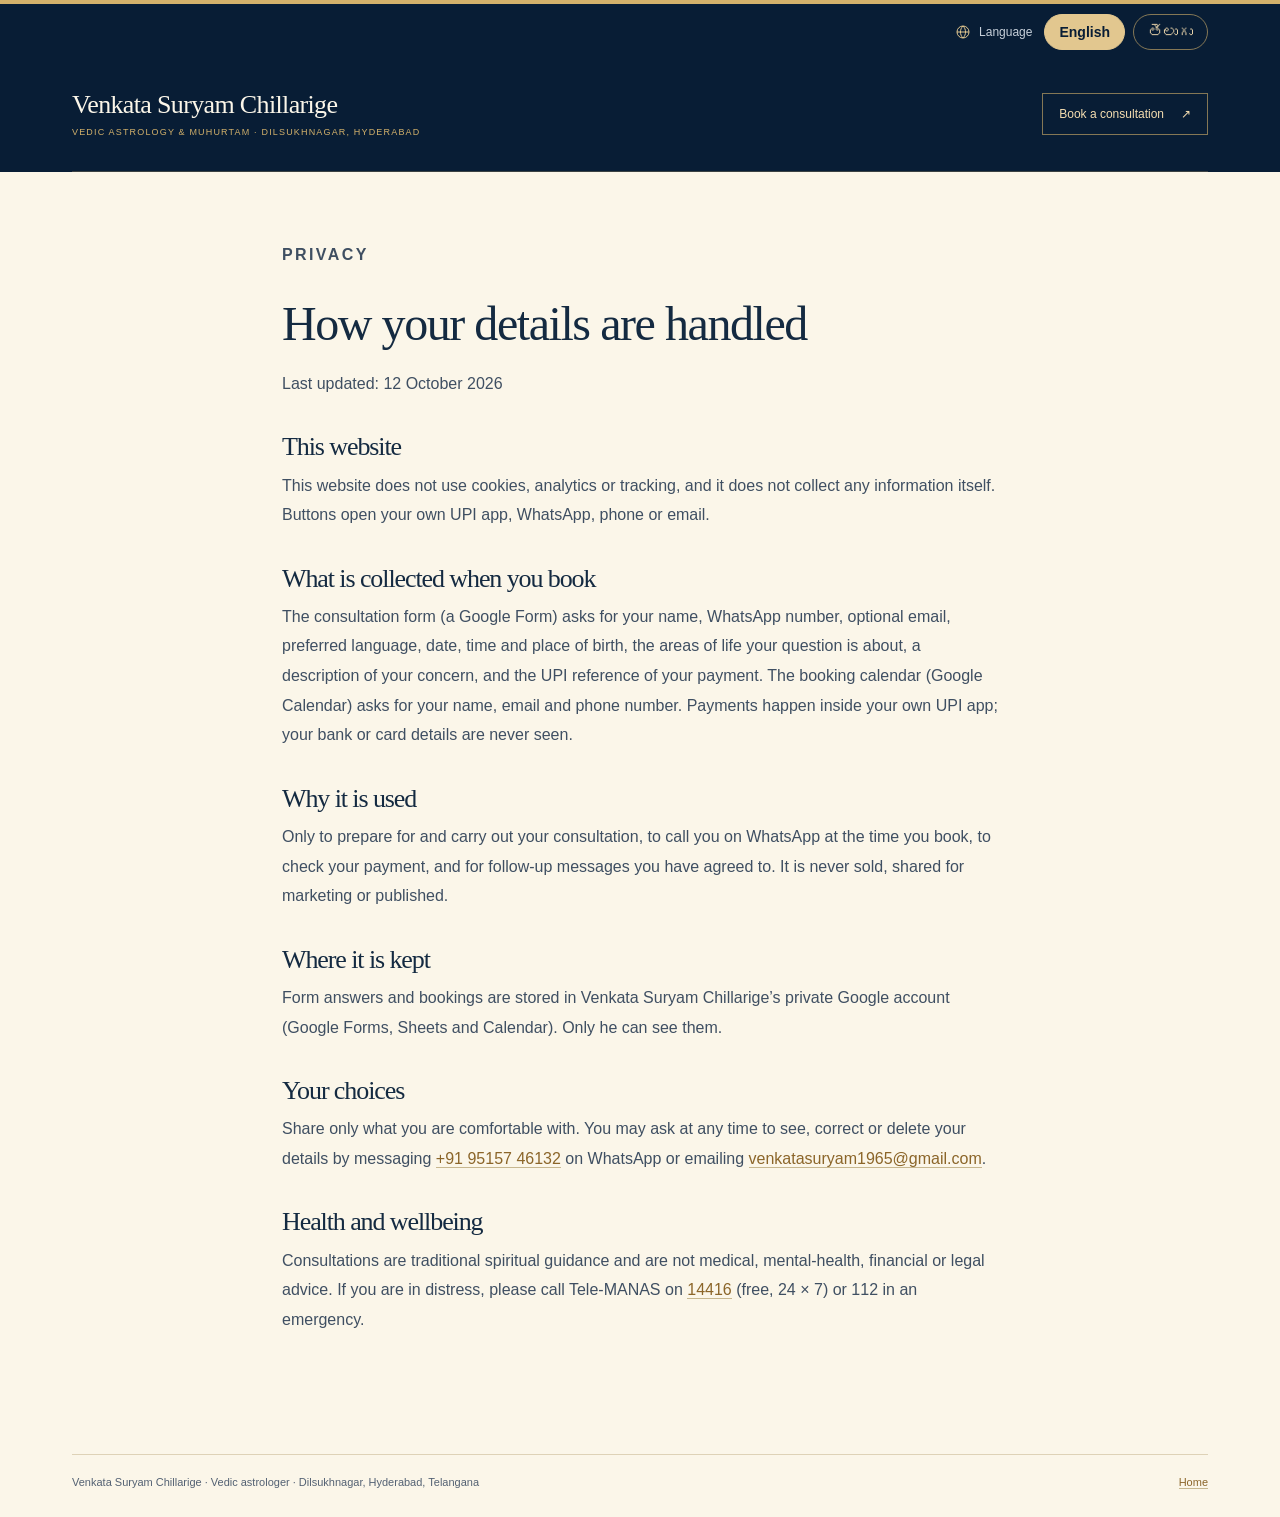
<file: privacy.html>
<!doctype html>
<html lang="en">
<head>
  <meta charset="utf-8">
  <meta name="viewport" content="width=device-width, initial-scale=1">
  <meta http-equiv="Content-Security-Policy" content="default-src 'none'; style-src 'self'; img-src 'self' data:; base-uri 'none'; form-action 'none'">
  <meta name="referrer" content="strict-origin-when-cross-origin">
  <meta name="robots" content="index, follow">
  <title>Privacy – Venkata Suryam Chillarige, Vedic Astrologer</title>
  <meta name="description" content="How personal details shared for a Vedic astrology consultation with Venkata Suryam Chillarige are collected, used and protected.">
  <link rel="canonical" href="https://venkatasuryam.github.io/privacy.html">
  <link rel="alternate" hreflang="en" href="https://venkatasuryam.github.io/privacy.html">
  <link rel="alternate" hreflang="te" href="https://venkatasuryam.github.io/te/privacy.html">
  <link rel="alternate" hreflang="x-default" href="https://venkatasuryam.github.io/privacy.html">
  <link rel="icon" href="favicon.svg" type="image/svg+xml">
  <link rel="stylesheet" href="styles.css?v=2026-10-13b">
</head>
<body>
<div class="vedic-site">
  <div class="lang-bar" role="navigation" aria-label="Language / భాష"><div class="lang-inner section-shell"><svg class="lang-icon" width="16" height="16" viewBox="0 0 24 24" fill="none" aria-hidden="true"><circle cx="12" cy="12" r="9" stroke="currentColor" stroke-width="1.5"/><path d="M3 12h18M12 3c2.6 2.6 3.8 5.6 3.8 9s-1.2 6.4-3.8 9c-2.6-2.6-3.8-5.6-3.8-9S9.4 5.6 12 3z" stroke="currentColor" stroke-width="1.5"/></svg><span class="lang-label">Language</span><a href="privacy.html" lang="en" hreflang="en" aria-current="page">English</a><a href="te/privacy.html" lang="te" hreflang="te">తెలుగు</a></div></div>
  <div class="header-band"><header class="site-header section-shell"><a class="wordmark" href="./"><span>Venkata Suryam Chillarige<small>VEDIC ASTROLOGY &amp; MUHURTAM · DILSUKHNAGAR, HYDERABAD</small></span></a><nav aria-label="Main navigation"><a class="nav-contact" href="./#book">Book a consultation <span aria-hidden="true">↗</span></a></nav></header></div>
  <main class="simple-page section-shell">
    <p class="eyebrow">PRIVACY</p>
    <h1 class="simple-title">How your details are handled</h1>
    <p>Last updated: 12 October 2026</p>
    <h2>This website</h2>
    <p>This website does not use cookies, analytics or tracking, and it does not collect any information itself. Buttons open your own UPI app, WhatsApp, phone or email.</p>
    <h2>What is collected when you book</h2>
    <p>The consultation form (a Google Form) asks for your name, WhatsApp number, optional email, preferred language, date, time and place of birth, the areas of life your question is about, a description of your concern, and the UPI reference of your payment. The booking calendar (Google Calendar) asks for your name, email and phone number. Payments happen inside your own UPI app; your bank or card details are never seen.</p>
    <h2>Why it is used</h2>
    <p>Only to prepare for and carry out your consultation, to call you on WhatsApp at the time you book, to check your payment, and for follow-up messages you have agreed to. It is never sold, shared for marketing or published.</p>
    <h2>Where it is kept</h2>
    <p>Form answers and bookings are stored in Venkata Suryam Chillarige’s private Google account (Google Forms, Sheets and Calendar). Only he can see them.</p>
    <h2>Your choices</h2>
    <p>Share only what you are comfortable with. You may ask at any time to see, correct or delete your details by messaging <a href="https://wa.me/919515746132">+91 95157 46132</a> on WhatsApp or emailing <a href="mailto:venkatasuryam1965@gmail.com">venkatasuryam1965@gmail.com</a>.</p>
    <h2>Health and wellbeing</h2>
    <p>Consultations are traditional spiritual guidance and are not medical, mental-health, financial or legal advice. If you are in distress, please call Tele-MANAS on <a href="tel:14416">14416</a> (free, 24 × 7) or 112 in an emergency.</p>
  </main>
  <footer class="site-footer section-shell"><div class="footer-bottom"><span>Venkata Suryam Chillarige · Vedic astrologer · Dilsukhnagar, Hyderabad, Telangana</span><span><a href="./">Home</a></span></div></footer>
</div>
</body>
</html>
</file>
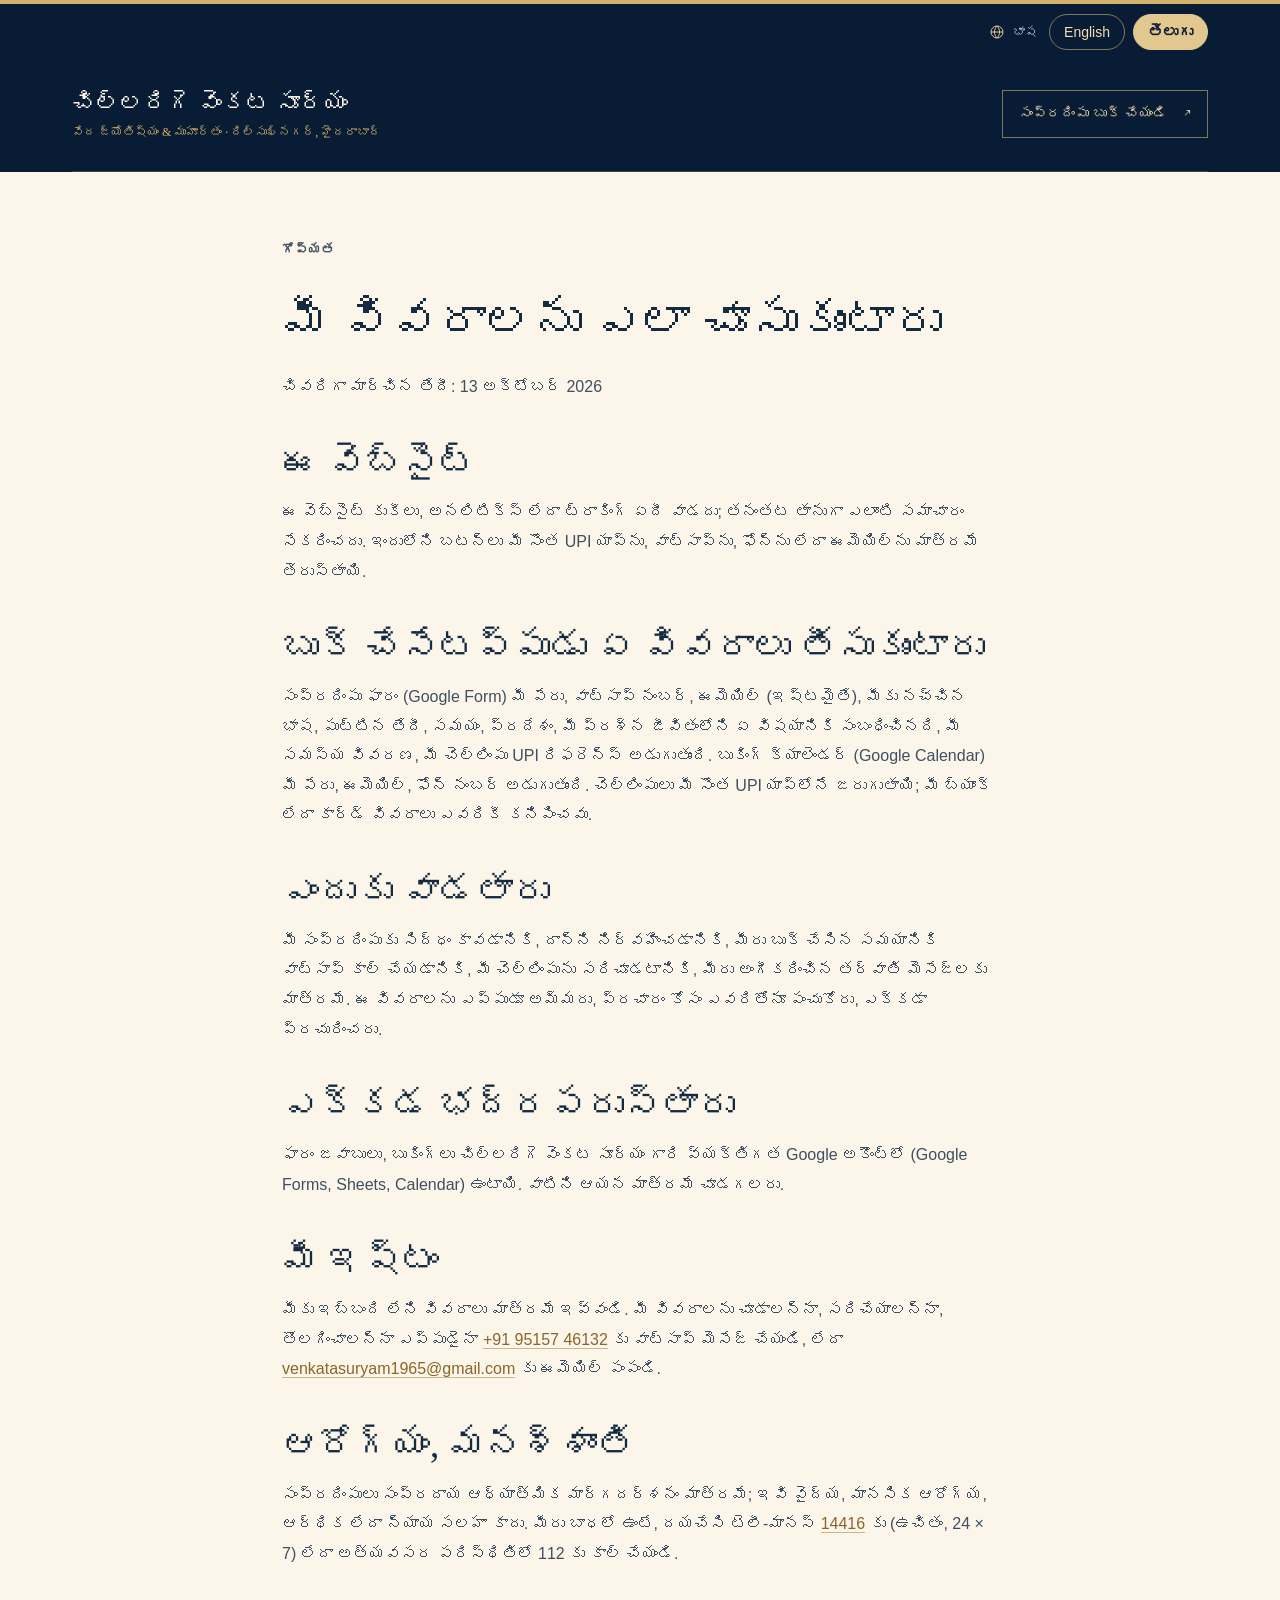
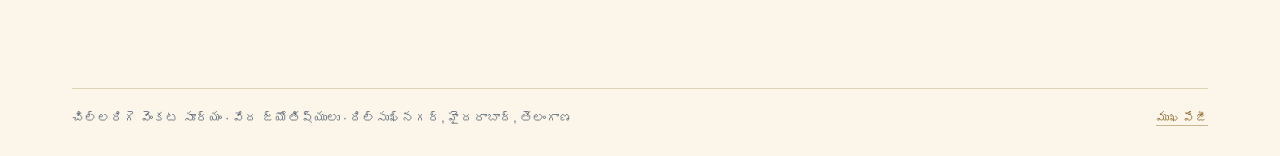
<file: te/privacy.html>
<!doctype html>
<html lang="te">
<head>
  <meta charset="utf-8">
  <meta name="viewport" content="width=device-width, initial-scale=1">
  <meta http-equiv="Content-Security-Policy" content="default-src 'none'; style-src 'self'; img-src 'self' data:; base-uri 'none'; form-action 'none'">
  <meta name="referrer" content="strict-origin-when-cross-origin">
  <meta name="robots" content="index, follow">
  <title>గోప్యత – చిల్లరిగె వెంకట సూర్యం, వేద జ్యోతిష్యులు</title>
  <meta name="description" content="చిల్లరిగె వెంకట సూర్యం గారితో వేద జ్యోతిష్య సంప్రదింపు కోసం మీరు ఇచ్చే వ్యక్తిగత వివరాలను ఎలా సేకరిస్తారు, ఎలా వాడతారు, ఎలా కాపాడతారు.">
  <link rel="canonical" href="https://venkatasuryam.github.io/te/privacy.html">
  <link rel="alternate" hreflang="en" href="https://venkatasuryam.github.io/privacy.html">
  <link rel="alternate" hreflang="te" href="https://venkatasuryam.github.io/te/privacy.html">
  <link rel="alternate" hreflang="x-default" href="https://venkatasuryam.github.io/privacy.html">
  <link rel="icon" href="../favicon.svg" type="image/svg+xml">
  <link rel="stylesheet" href="../styles.css?v=2026-10-13b">
</head>
<body>
<div class="vedic-site">
  <div class="lang-bar" role="navigation" aria-label="Language / భాష"><div class="lang-inner section-shell"><svg class="lang-icon" width="16" height="16" viewBox="0 0 24 24" fill="none" aria-hidden="true"><circle cx="12" cy="12" r="9" stroke="currentColor" stroke-width="1.5"/><path d="M3 12h18M12 3c2.6 2.6 3.8 5.6 3.8 9s-1.2 6.4-3.8 9c-2.6-2.6-3.8-5.6-3.8-9S9.4 5.6 12 3z" stroke="currentColor" stroke-width="1.5"/></svg><span class="lang-label">భాష</span><a href="../privacy.html" lang="en" hreflang="en">English</a><a href="privacy.html" lang="te" hreflang="te" aria-current="page">తెలుగు</a></div></div>
  <div class="header-band"><header class="site-header section-shell"><a class="wordmark" href="./"><span>చిల్లరిగె వెంకట సూర్యం<small>వేద జ్యోతిష్యం &amp; ముహూర్తం · దిల్‌సుఖ్‌నగర్, హైదరాబాద్</small></span></a><nav aria-label="ప్రధాన మెనూ"><a class="nav-contact" href="./#book">సంప్రదింపు బుక్ చేయండి <span aria-hidden="true">↗</span></a></nav></header></div>
  <main class="simple-page section-shell">
    <p class="eyebrow">గోప్యత</p>
    <h1 class="simple-title">మీ వివరాలను ఎలా చూసుకుంటారు</h1>
    <p>చివరిగా మార్చిన తేదీ: 13 అక్టోబర్ 2026</p>
    <h2>ఈ వెబ్‌సైట్</h2>
    <p>ఈ వెబ్‌సైట్ కుకీలు, అనలిటిక్స్ లేదా ట్రాకింగ్ ఏదీ వాడదు; తనంతట తానుగా ఎలాంటి సమాచారం సేకరించదు. ఇందులోని బటన్లు మీ సొంత UPI యాప్‌ను, వాట్సాప్‌ను, ఫోన్‌ను లేదా ఈమెయిల్‌ను మాత్రమే తెరుస్తాయి.</p>
    <h2>బుక్ చేసేటప్పుడు ఏ వివరాలు తీసుకుంటారు</h2>
    <p>సంప్రదింపు ఫారం (Google Form) మీ పేరు, వాట్సాప్ నంబర్, ఈమెయిల్ (ఇష్టమైతే), మీకు నచ్చిన భాష, పుట్టిన తేదీ, సమయం, ప్రదేశం, మీ ప్రశ్న జీవితంలోని ఏ విషయానికి సంబంధించినది, మీ సమస్య వివరణ, మీ చెల్లింపు UPI రిఫరెన్స్ అడుగుతుంది. బుకింగ్ క్యాలెండర్ (Google Calendar) మీ పేరు, ఈమెయిల్, ఫోన్ నంబర్ అడుగుతుంది. చెల్లింపులు మీ సొంత UPI యాప్‌లోనే జరుగుతాయి; మీ బ్యాంక్ లేదా కార్డ్ వివరాలు ఎవరికీ కనిపించవు.</p>
    <h2>ఎందుకు వాడతారు</h2>
    <p>మీ సంప్రదింపుకు సిద్ధం కావడానికి, దాన్ని నిర్వహించడానికి, మీరు బుక్ చేసిన సమయానికి వాట్సాప్ కాల్ చేయడానికి, మీ చెల్లింపును సరిచూడటానికి, మీరు అంగీకరించిన తర్వాతి మెసేజ్‌లకు మాత్రమే. ఈ వివరాలను ఎప్పుడూ అమ్మరు, ప్రచారం కోసం ఎవరితోనూ పంచుకోరు, ఎక్కడా ప్రచురించరు.</p>
    <h2>ఎక్కడ భద్రపరుస్తారు</h2>
    <p>ఫారం జవాబులు, బుకింగ్‌లు చిల్లరిగె వెంకట సూర్యం గారి వ్యక్తిగత Google అకౌంట్‌లో (Google Forms, Sheets, Calendar) ఉంటాయి. వాటిని ఆయన మాత్రమే చూడగలరు.</p>
    <h2>మీ ఇష్టం</h2>
    <p>మీకు ఇబ్బంది లేని వివరాలు మాత్రమే ఇవ్వండి. మీ వివరాలను చూడాలన్నా, సరిచేయాలన్నా, తొలగించాలన్నా ఎప్పుడైనా <a href="https://wa.me/919515746132">+91 95157 46132</a> కు వాట్సాప్ మెసేజ్ చేయండి, లేదా <a href="mailto:venkatasuryam1965@gmail.com">venkatasuryam1965@gmail.com</a> కు ఈమెయిల్ పంపండి.</p>
    <h2>ఆరోగ్యం, మనశ్శాంతి</h2>
    <p>సంప్రదింపులు సంప్రదాయ ఆధ్యాత్మిక మార్గదర్శనం మాత్రమే; ఇవి వైద్య, మానసిక ఆరోగ్య, ఆర్థిక లేదా న్యాయ సలహా కాదు. మీరు బాధలో ఉంటే, దయచేసి టెలీ-మానస్ <a href="tel:14416">14416</a> కు (ఉచితం, 24 × 7) లేదా అత్యవసర పరిస్థితిలో 112 కు కాల్ చేయండి.</p>
  </main>
  <footer class="site-footer section-shell"><div class="footer-bottom"><span>చిల్లరిగె వెంకట సూర్యం · వేద జ్యోతిష్యులు · దిల్‌సుఖ్‌నగర్, హైదరాబాద్, తెలంగాణ</span><span><a href="./">ముఖపేజీ</a></span></div></footer>
</div>
</body>
</html>
</file>
<file: styles.css>
/* Venkata Suryam Chillarige — website styles. Colours: navy #081d35, gold #d3b16b, cream #fbf6e9. */
*, *::before, *::after { box-sizing: border-box; }
html { scroll-behavior: smooth; -webkit-text-size-adjust: 100%; }
body { margin: 0; background: #fbf6e9; font-family: Arial, Helvetica, sans-serif; }
img, svg { display: block; max-width: 100%; }
ul, ol, dl, dd { margin: 0; }
h1, h2, h3, h4, p { overflow-wrap: break-word; }
::selection { background: #d8c4a0; color: #352c25; }
.vedic-site { --paper: #fbf6e9; --ink: #142a41; --copper: #8b6529; --line: #ded2b7; --navy: #081d35; --gold: #d3b16b; color: var(--ink); background: var(--paper); font-size: 15px; line-height: 1.7; -webkit-font-smoothing: antialiased; }
.vedic-site a { color: inherit; text-decoration: none; }
.vedic-site p, .vedic-site h1, .vedic-site h2, .vedic-site h3 { margin: 0; }
.vedic-site h1, .vedic-site h2, .vedic-site h3 { font-family: Georgia, 'Times New Roman', serif; font-weight: 400; }
.vedic-site h1 { max-width: 750px; font-size: clamp(51px, 5.8vw, 82px); line-height: 1.08; letter-spacing: -.065em; }
.vedic-site h2 { font-size: clamp(37px, 3.6vw, 50px); line-height: 1.16; letter-spacing: -.042em; }
.vedic-site h2 em { color: #8b6529; font-weight: 400; }
.vedic-site h3 { font-size: 25px; line-height: 1.3; letter-spacing: -.035em; }
.vedic-site .section-shell { max-width: 1320px; margin-inline: auto; padding-inline: 72px; }
.vedic-site .eyebrow { display: flex; align-items: center; gap: 11px; color: var(--copper); font-size: 10px; line-height: 1.6; letter-spacing: .15em; font-weight: 600; margin-bottom: 26px; }
.vedic-site .small-line { width: 28px; height: 1px; background: currentColor; flex-shrink: 0; }
.vedic-site .skip-link { position: fixed; z-index: 50; top: -80px; left: 20px; background: var(--ink); color: white; padding: 12px 20px; }
.vedic-site .skip-link:focus { top: 16px; }
.vedic-site .site-header { min-height: 112px; display: flex; align-items: center; justify-content: space-between; gap: 24px; position: relative; }
.vedic-site .site-header::after { content: ''; position: absolute; left: 72px; right: 72px; bottom: 0; border-bottom: 1px solid var(--line); }
.vedic-site .wordmark { display: inline-flex; align-items: center; gap: 13px; }
.vedic-site .wordmark svg { flex: 0 0 auto; color: var(--copper); }
.vedic-site .wordmark > span { font-family: Georgia, 'Times New Roman', serif; font-size: 22px; line-height: 1.25; letter-spacing: -.045em; }
.vedic-site .wordmark small { display: block; font-family: Arial, Helvetica, sans-serif; font-size: 8px; letter-spacing: .14em; margin-top: 6px; }
.vedic-site nav { display: flex; align-items: center; gap: 34px; font-size: 12px; }
.vedic-site nav a:not(.nav-contact):hover { color: var(--copper); }
.vedic-site nav .nav-contact { border: 1px solid #c7b78f; padding: 10px 16px; display: inline-flex; align-items: center; gap: 17px; transition: background .2s; }
.vedic-site nav .nav-contact:hover { background: #eee3c9; }
.vedic-site .hero { display: grid; grid-template-columns: 1.2fr 1fr; column-gap: 30px; padding-top: 80px; }
.vedic-site .hero-copy { align-self: center; padding-bottom: 66px; position: relative; z-index: 1; }
.vedic-site .hero-description { color: #536173; max-width: 535px; margin-top: 27px; font-size: 15px; line-height: 1.9; }
.vedic-site .button { min-height: 49px; padding: 14px 20px; display: inline-flex; align-items: center; justify-content: space-between; gap: 28px; font-size: 12px; line-height: 1.45; letter-spacing: .01em; transition: background .2s, transform .2s; }
.vedic-site .button-dark { background: var(--ink); color: #fff9ed; border: 1px solid var(--ink); }
.vedic-site .button-dark:hover { background: #23415c; border-color: #23415c; }
.vedic-site .button-outline { border: 1px solid #c7b78f; }
.vedic-site .button-outline:hover { background: #eee3c9; }
.vedic-site .hero-copy > .button { margin-top: 32px; }
.vedic-site .text-link { font-size: 12px; display: inline-flex; align-items: center; gap: 13px; border-bottom: 1px solid #c7b78f; padding-bottom: 3px; }
.vedic-site .text-link:hover { color: var(--copper); }
.vedic-site .hero-secondary { margin-left: 24px; }
.vedic-site .hero-art-wrap { position: relative; min-width: 0; align-self: start; margin-top: -22px; }
.vedic-site .celestial-art { color: #d3b16b; margin-left: -5px; }
.vedic-site .celestial-art svg { width: 100%; display: block; }
.vedic-site .art-caption { display: block; text-align: center; font-size: 8px; letter-spacing: .22em; margin-top: 5px; color: #d3b16b; }
.vedic-site .experience-mark { position: absolute; bottom: 95px; right: -16px; display: flex; align-items: center; gap: 10px; padding: 10px 16px; background: var(--paper); }
.vedic-site .experience-mark > span { font-family: Georgia, 'Times New Roman', serif; font-size: 48px; line-height: 1; letter-spacing: -.065em; color: var(--copper); }
.vedic-site .experience-mark p { font-size: 8px; letter-spacing: .14em; line-height: 1.8; }
.vedic-site .hero-bottom { grid-column: 1 / -1; display: flex; justify-content: space-between; align-items: center; gap: 20px; border-block: 1px solid var(--line); padding: 21px 0; }
.vedic-site .hero-bottom > p { font-family: Georgia, 'Times New Roman', serif; font-size: 17px; font-style: italic; color: #59677a; }
.vedic-site .hero-bottom > div { display: flex; align-items: center; gap: 26px; font-size: 10px; color: #59677a; }
.vedic-site .hero-bottom i { font-size: 15px; color: #b38a45; font-style: normal; }
.vedic-site .guidance-section { padding-top: 95px; padding-bottom: 97px; }
.vedic-site .section-heading { display: flex; align-items: flex-end; justify-content: space-between; gap: 56px; margin-bottom: 47px; }
.vedic-site .section-heading > p { flex: 0 1 320px; color: #536173; font-size: 13px; line-height: 1.85; margin-bottom: 4px; }
.vedic-site .service-row { border-top: 1px solid var(--line); display: grid; grid-template-columns: 48px minmax(230px, 1fr) minmax(320px, 1.3fr) 36px; gap: 20px; padding-block: 26px; align-items: start; }
.vedic-site .service-row:last-child { border-bottom: 1px solid var(--line); }
.vedic-site .service-number { font-size: 10px; color: #8b6529; margin-top: 7px; }
.vedic-site .service-row h3 { font-size: 24px; padding-right: 15px; padding-top: 1px; }
.vedic-site .service-row p { color: #536173; font-size: 12px; line-height: 1.85; max-width: 420px; }
.vedic-site .service-flower { font-size: 26px; line-height: 1.3; justify-self: end; color: #b38a45; }
.vedic-site .approach-section { background: #081d35; color: #fbf6e9; overflow: hidden; }
.vedic-site .approach-inner { display: grid; grid-template-columns: 1fr 1fr; gap: 116px; padding-block: 83px; position: relative; }
.vedic-site .approach-inner::before { content: ''; width: 380px; height: 380px; border: 1px solid #f7dfac0c; border-radius: 50%; position: absolute; bottom: -295px; left: 130px; box-shadow: 0 0 0 28px #f7dfac05, 0 0 0 58px #f7dfac05, 0 0 0 95px #f7dfac04; pointer-events: none; }
.vedic-site .approach-section .eyebrow { color: #d3b16b; }
.vedic-site .approach-section h2 { font-size: 44px; }
.vedic-site .approach-section h2 em { color: #e3c788; }
.vedic-site .approach-intro > p:not(.eyebrow):not(.practitioner-signature) { margin-top: 25px; max-width: 370px; color: #c7d0da; font-size: 13px; line-height: 1.9; }
.vedic-site .practitioner-signature { font-family: Georgia, 'Times New Roman', serif; font-style: italic; font-size: 21px; margin-top: 30px; }
.vedic-site .practitioner-signature span { display: block; font-family: Arial, Helvetica, sans-serif; font-style: normal; font-size: 9px; color: #d3b16b; margin-top: 4px; }
.vedic-site .approach-principles { align-self: center; }
.vedic-site .approach-principles > div { padding: 25px 0 25px 43px; border-top: 1px solid #465365; position: relative; }
.vedic-site .approach-principles > div:last-child { padding-bottom: 0; }
.vedic-site .approach-principles > div > span { position: absolute; left: 0; top: 30px; font-size: 9px; color: #d3b16b; }
.vedic-site .approach-principles h3 { font-size: 24px; margin-bottom: 10px; }
.vedic-site .approach-principles p { font-size: 12px; line-height: 1.9; color: #c7d0da; }
.vedic-site .consultation-section { padding-top: 95px; padding-bottom: 86px; }
.vedic-site .consultation-steps { display: grid; grid-template-columns: repeat(3, 1fr); list-style: none; padding: 0; margin: 0; gap: 55px; }
.vedic-site .consultation-steps li { border-top: 1px solid var(--line); padding-top: 26px; }
.vedic-site .step-number { display: inline-flex; width: 30px; height: 30px; border: 1px solid #cbb279; border-radius: 50%; align-items: center; justify-content: center; font-family: Georgia, 'Times New Roman', serif; font-size: 15px; color: #8b6529; margin-bottom: 21px; }
.vedic-site .consultation-steps h3 { font-size: 25px; margin-bottom: 15px; }
.vedic-site .consultation-steps p { font-size: 12px; line-height: 1.85; color: #536173; max-width: 300px; }
.vedic-site .faq-section { display: grid; grid-template-columns: .85fr 1.3fr; gap: 70px; padding-top: 47px; padding-bottom: 95px; }
.vedic-site .faq-section h2 { font-size: 43px; }
.vedic-site .faq-list details { border-bottom: 1px solid var(--line); }
.vedic-site .faq-list details:first-child { border-top: 1px solid var(--line); }
.vedic-site .faq-list summary { list-style: none; cursor: pointer; display: flex; justify-content: space-between; align-items: center; gap: 26px; padding-block: 21px; font-size: 13px; line-height: 1.6; }
.vedic-site .faq-list summary::-webkit-details-marker { display: none; }
.vedic-site .faq-list summary > span { font-size: 22px; font-weight: 300; line-height: 1; color: #8b6529; transition: transform .15s; }
.vedic-site .faq-list details[open] summary > span { transform: rotate(45deg); }
.vedic-site .faq-list details p { color: #536173; font-size: 12px; line-height: 1.9; padding-bottom: 23px; padding-right: 36px; }
.vedic-site .contact-section { padding-top: 70px; padding-bottom: 50px; display: grid; grid-template-columns: 1.2fr 1fr; gap: 40px 110px; position: relative; }
.vedic-site .contact-section::before { content: ''; position: absolute; inset: 0 32px; z-index: 0; background: #eee3c9; }
.vedic-site .contact-section > * { position: relative; }
.vedic-site .contact-intro { padding-top: 20px; }
.vedic-site .contact-intro h2 { font-size: 45px; }
.vedic-site .contact-intro > p:not(.eyebrow) { max-width: 350px; font-size: 13px; color: #536173; margin-top: 25px; }
.vedic-site .contact-panel { padding-left: 37px; border-left: 1px solid #c7b78f; }
.vedic-site .contact-sun { color: #8b6529; margin-bottom: 17px; }
.vedic-site .contact-label { font-size: 9px; letter-spacing: .15em; color: #8b6529; margin-bottom: 10px; }
.vedic-site .contact-panel h3 { font-size: 28px; margin-bottom: 23px; }
.vedic-site .contact-actions { display: flex; align-items: stretch; flex-direction: column; gap: 10px; }
.vedic-site .phone-link { font-size: 11px; text-align: center; margin: 5px 0 12px; }
.vedic-site .phone-link:hover { text-decoration: underline; }
.vedic-site .contact-pending { font-family: Georgia, 'Times New Roman', serif; font-size: 24px; line-height: 1.4; margin-block: 18px 28px; }
.vedic-site .contact-facts { font-size: 11px; margin-top: 12px; }
.vedic-site .contact-facts > div { display: grid; grid-template-columns: 84px 1fr; gap: 14px; margin-bottom: 9px; }
.vedic-site .contact-facts dt { color: #69707b; }
.vedic-site .contact-facts dd { margin: 0; color: #142a41; }
.vedic-site .fee-note { color: #536173; font-size: 10px; line-height: 1.7; margin-top: 18px; }
.vedic-site .privacy-note { grid-column: 1 / -1; border-top: 1px solid #c7b78f; padding-top: 24px; font-size: 10px; color: #536173; line-height: 1.9; }
.vedic-site .privacy-note span { font-weight: 600; color: #142a41; margin-right: 15px; }
.vedic-site .site-footer { padding-top: 60px; padding-bottom: 25px; }
.vedic-site .footer-top { display: flex; align-items: center; justify-content: space-between; gap: 30px; }
.vedic-site .back-top { display: flex; align-items: center; gap: 16px; font-size: 11px; }
.vedic-site .practice-note { font-size: 10px; line-height: 1.9; max-width: 880px; color: #536173; margin: 30px 0; }
.vedic-site .footer-bottom { padding-top: 18px; border-top: 1px solid var(--line); display: flex; justify-content: space-between; gap: 20px; color: #536173; font-size: 9px; }
.vedic-site .footer-bottom a:hover, .vedic-site .back-top:hover { color: var(--copper); text-decoration: underline; }
@media (min-width: 1500px) { .vedic-site .hero { padding-top: 96px; } }
@media (max-width: 1100px) {
  .vedic-site .section-shell { padding-inline: 45px; }
  .vedic-site .site-header::after { left: 45px; right: 45px; }
  .vedic-site .hero { grid-template-columns: 1.2fr 1fr; gap: 20px; padding-top: 66px; }
  .vedic-site h1 { font-size: 65px; }
  .vedic-site .hero-copy { padding-bottom: 48px; }
  .vedic-site .hero-description { font-size: 13px; }
  .vedic-site .hero-secondary { margin-top: 20px; margin-left: 0; }
  .vedic-site .hero-copy > .button { display: flex; width: max-content; }
  .vedic-site .hero-art-wrap { align-self: center; margin-top: -40px; }
  .vedic-site .hero-bottom > div { gap: 17px; }
  .vedic-site .service-row { grid-template-columns: 28px minmax(200px, 1fr) minmax(280px, 1.3fr) 24px; gap: 17px; }
  .vedic-site .approach-inner { gap: 60px; }
  .vedic-site .approach-section h2, .vedic-site .contact-intro h2 { font-size: 39px; }
  .vedic-site .contact-section { column-gap: 60px; }
  .vedic-site .contact-section::before { inset-inline: 20px; }
}
@media (max-width: 800px) {
  .vedic-site .section-shell { padding-inline: 30px; }
  .vedic-site .site-header { min-height: 98px; }
  .vedic-site .site-header::after { left: 30px; right: 30px; }
  .vedic-site nav { gap: 20px; }
  .vedic-site nav > a:first-child, .vedic-site nav > a:nth-child(2) { display: none; }
  .vedic-site .hero { grid-template-columns: 1.2fr .8fr; gap: 10px; padding-top: 50px; }
  .vedic-site .hero h1 { font-size: 55px; }
  .vedic-site .hero .eyebrow { font-size: 8px; letter-spacing: .12em; }
  .vedic-site .hero-description { font-size: 12px; }
  .vedic-site .hero-art-wrap { margin-right: -20px; }
  .vedic-site .experience-mark { right: 0; bottom: 30px; padding: 6px 10px; }
  .vedic-site .experience-mark > span { font-size: 36px; }
  .vedic-site .experience-mark p { font-size: 7px; }
  .vedic-site .art-caption { display: none; }
  .vedic-site .hero-bottom { align-items: flex-start; flex-direction: column; gap: 9px; padding-block: 17px; }
  .vedic-site .hero-bottom > div { gap: 18px; }
  .vedic-site .guidance-section { padding-block: 68px; }
  .vedic-site .section-heading { gap: 30px; }
  .vedic-site h2 { font-size: 37px; }
  .vedic-site .section-heading > p { flex-basis: 220px; font-size: 12px; }
  .vedic-site .service-row { grid-template-columns: 25px 1fr 1.3fr; gap: 17px; }
  .vedic-site .service-flower { display: none; }
  .vedic-site .service-row h3 { font-size: 22px; }
  .vedic-site .approach-inner { grid-template-columns: 1fr; gap: 38px; padding-block: 65px; }
  .vedic-site .approach-intro > p:not(.eyebrow):not(.practitioner-signature) { max-width: 530px; }
  .vedic-site .approach-principles { display: grid; grid-template-columns: repeat(3, 1fr); gap: 23px; }
  .vedic-site .approach-principles > div { padding-left: 0; padding-top: 50px; }
  .vedic-site .approach-principles > div > span { top: 20px; }
  .vedic-site .approach-principles h3 { font-size: 22px; }
  .vedic-site .approach-principles p { font-size: 11px; }
  .vedic-site .consultation-section { padding-top: 68px; padding-bottom: 60px; }
  .vedic-site .consultation-steps { gap: 30px; }
  .vedic-site .consultation-steps h3 { font-size: 22px; }
  .vedic-site .faq-section { grid-template-columns: 1fr 1.3fr; gap: 30px; padding-top: 15px; padding-bottom: 65px; }
  .vedic-site .faq-section h2 { font-size: 37px; }
  .vedic-site .contact-section { grid-template-columns: 1fr 1fr; gap: 30px; padding-top: 45px; padding-bottom: 30px; }
  .vedic-site .contact-section::before { inset-inline: 12px; }
  .vedic-site .contact-intro h2 { font-size: 35px; }
  .vedic-site .contact-panel { padding-left: 25px; }
}
@media (max-width: 580px) {
  .vedic-site .section-shell { padding-inline: 23px; }
  .vedic-site .site-header { min-height: 91px; gap: 10px; }
  .vedic-site .site-header::after { left: 23px; right: 23px; }
  .vedic-site .wordmark { gap: 9px; }
  .vedic-site .wordmark svg { width: 31px; height: 31px; }
  .vedic-site .wordmark > span { font-size: 20px; }
  .vedic-site .wordmark small { font-size: 6.5px; letter-spacing: .1em; }
  .vedic-site nav .nav-contact { padding: 9px 11px; gap: 8px; font-size: 10px; }
  .vedic-site .hero { display: flex; flex-direction: column; padding-top: 39px; gap: 0; }
  .vedic-site .hero-copy { padding-bottom: 0; }
  .vedic-site .hero .eyebrow { font-size: 8px; margin-bottom: 20px; gap: 9px; }
  .vedic-site .small-line { width: 21px; }
  .vedic-site .hero h1 { font-size: clamp(48px, 12.8vw, 69px); line-height: 1.08; letter-spacing: -.065em; }
  .vedic-site .hero-description { margin-top: 23px; font-size: 13px; line-height: 1.85; }
  .vedic-site .hero-copy > .button { display: inline-flex; margin-top: 25px; font-size: 11px; padding-inline: 15px; gap: 19px; }
  .vedic-site .hero-secondary { margin-left: 17px; font-size: 10px; margin-top: 20px; gap: 9px; }
  .vedic-site .hero-art-wrap { width: 88%; align-self: center; margin: 14px 0 20px; max-width: 350px; }
  .vedic-site .celestial-art { margin-left: 0; }
  .vedic-site .experience-mark { bottom: 55px; right: -11px; }
  .vedic-site .experience-mark > span { font-size: 39px; }
  .vedic-site .experience-mark p { font-size: 7px; }
  .vedic-site .hero-bottom { gap: 7px; }
  .vedic-site .hero-bottom > p { font-size: 16px; }
  .vedic-site .hero-bottom > div { gap: 10px; font-size: 8px; }
  .vedic-site .hero-bottom i { font-size: 12px; }
  .vedic-site .guidance-section { padding-top: 55px; padding-bottom: 58px; }
  .vedic-site .eyebrow { font-size: 9px; margin-bottom: 18px; }
  .vedic-site h2 { font-size: 36px; }
  .vedic-site .section-heading { flex-direction: column; align-items: flex-start; gap: 21px; margin-bottom: 30px; }
  .vedic-site .section-heading > p { flex-basis: auto; font-size: 12px; max-width: 330px; }
  .vedic-site .service-row { grid-template-columns: 23px 1fr; gap: 8px 13px; padding-block: 22px; }
  .vedic-site .service-number { grid-row: 1 / 3; margin-top: 5px; }
  .vedic-site .service-row h3 { font-size: 25px; padding: 0; }
  .vedic-site .service-row p { grid-column: 2; font-size: 12px; }
  .vedic-site .approach-inner { padding-block: 53px; gap: 37px; }
  .vedic-site .approach-section h2 { font-size: 37px; }
  .vedic-site .approach-intro > p:not(.eyebrow):not(.practitioner-signature) { font-size: 12px; }
  .vedic-site .approach-principles { display: block; }
  .vedic-site .approach-principles > div { padding: 23px 0 23px 35px; }
  .vedic-site .approach-principles > div > span { top: 28px; }
  .vedic-site .approach-principles h3 { font-size: 24px; }
  .vedic-site .approach-principles p { font-size: 12px; }
  .vedic-site .consultation-section { padding-block: 55px 37px; }
  .vedic-site .consultation-steps { display: block; }
  .vedic-site .consultation-steps li { padding: 24px 0 26px 48px; position: relative; }
  .vedic-site .step-number { position: absolute; top: 25px; left: 0; width: 28px; height: 28px; }
  .vedic-site .consultation-steps h3 { font-size: 24px; margin-bottom: 10px; }
  .vedic-site .consultation-steps p { max-width: none; }
  .vedic-site .faq-section { grid-template-columns: 1fr; gap: 27px; padding-top: 17px; padding-bottom: 55px; }
  .vedic-site .faq-section h2 { font-size: 36px; }
  .vedic-site .faq-list summary { font-size: 12px; padding-block: 18px; }
  .vedic-site .faq-list details p { padding-right: 15px; }
  .vedic-site .contact-section { grid-template-columns: 1fr; gap: 35px; padding-block: 40px 29px; padding-inline: 33px; }
  .vedic-site .contact-section::before { inset-inline: 12px; }
  .vedic-site .contact-intro { padding-top: 0; }
  .vedic-site .contact-intro h2 { font-size: 37px; }
  .vedic-site .contact-intro > p:not(.eyebrow) { font-size: 12px; margin-top: 20px; }
  .vedic-site .contact-panel { padding: 27px 0 0; border-left: 0; border-top: 1px solid #c7b78f; }
  .vedic-site .contact-sun { display: none; }
  .vedic-site .contact-panel h3 { font-size: 28px; margin-bottom: 20px; }
  .vedic-site .contact-actions { max-width: 380px; }
  .vedic-site .contact-facts { margin-top: 18px; }
  .vedic-site .privacy-note { padding-top: 20px; font-size: 9px; }
  .vedic-site .privacy-note span { display: block; margin-bottom: 5px; }
  .vedic-site .site-footer { padding-top: 40px; padding-bottom: 22px; }
  .vedic-site .footer-top { gap: 15px; }
  .vedic-site .back-top { gap: 9px; font-size: 9px; }
  .vedic-site .practice-note { font-size: 9px; margin-block: 25px; }
  .vedic-site .footer-bottom { font-size: 8px; gap: 15px; }
  .vedic-site .footer-bottom > span { max-width: 190px; }
  .vedic-site .footer-bottom a { flex-shrink: 0; }
}
@media (prefers-reduced-motion: reduce) { html { scroll-behavior: auto; } .vedic-site *, .vedic-site *::before, .vedic-site *::after { transition: none !important; animation: none !important; } }

/* Keep consultation information comfortable to read across ages and devices. */
.vedic-site .service-row p, .vedic-site .approach-principles p, .vedic-site .consultation-steps p, .vedic-site .faq-list details p, .vedic-site .contact-intro > p:not(.eyebrow) { font-size: 14px; }
.vedic-site .faq-list summary { font-size: 14px; }
.vedic-site .contact-facts { font-size: 12px; }
@media (max-width: 580px) {
  .vedic-site .service-row p, .vedic-site .approach-principles p, .vedic-site .consultation-steps p, .vedic-site .faq-list details p, .vedic-site .contact-intro > p:not(.eyebrow) { font-size: 13px; }
  .vedic-site .faq-list summary { font-size: 13px; }
}

/* The reference's midnight blue and gold, with space and contrast for everyday reading. */
.vedic-site .header-band, .vedic-site .hero-band { background: var(--navy); color: #fbf6e9; }
.vedic-site .header-band { border-top: 4px solid var(--gold); }
.vedic-site .site-header { min-height: 116px; }
.vedic-site .site-header::after { border-bottom-color: #d3b16b40; }
.vedic-site .site-header .wordmark { max-width: 510px; min-width: 0; }
.vedic-site .wordmark > span { overflow-wrap: anywhere; letter-spacing: -.025em; }
.vedic-site .site-header .wordmark > span { font-size: 26px; line-height: 1.2; }
.vedic-site .site-header .wordmark svg { color: var(--gold); width: 42px; height: 42px; }
.vedic-site .site-header .wordmark small { color: #d3b16b; font-size: 9px; letter-spacing: .13em; line-height: 1.5; }
.vedic-site nav { flex-shrink: 0; gap: 25px; }
.vedic-site nav a:not(.nav-contact):hover { color: #e9ce8e; }
.vedic-site nav .nav-contact { border-color: #d3b16b9c; color: #f4ddb0; }
.vedic-site nav .nav-contact:hover { background: #d3b16b18; }
.vedic-site .hero-band { background-image: radial-gradient(ellipse at 80% 48%, #12324d 0%, transparent 54%); border-bottom: 3px solid var(--gold); }
.vedic-site .hero { padding-top: 72px; grid-template-columns: 1.3fr 1fr; gap: 25px; }
.vedic-site .hero .eyebrow { color: #e2c78f; font-size: 9px; letter-spacing: .12em; }
.vedic-site .hero h1 { font-size: clamp(50px, 5.4vw, 75px); line-height: 1.09; letter-spacing: -.047em; }
.vedic-site .hero-copy { padding-bottom: 65px; }
.vedic-site .hero-description { color: #ccd5df; font-size: 15px; line-height: 1.85; }
.vedic-site .hero-copy > .button-dark { color: #081d35; background: #e2c78f; border-color: #e2c78f; font-weight: 600; }
.vedic-site .hero-copy > .button-dark:hover { background: #f1dba8; border-color: #f1dba8; }
.vedic-site .hero-secondary { color: #eee1c6; border-color: #d3b16b80; }
.vedic-site .hero-secondary:hover { color: #fff4d8; }
.vedic-site .hero-art-wrap { align-self: center; margin-top: -40px; }
.vedic-site .celestial-art { color: #e1c07b; }
.vedic-site .experience-mark { background: #081d35; border: 1px solid #d3b16b80; right: 0; bottom: 80px; padding: 14px 19px; box-shadow: 0 0 0 4px #081d35; }
.vedic-site .experience-mark > span { color: #f1d695; }
.vedic-site .experience-mark p { color: #e6d6b5; }
.vedic-site .art-caption { color: #d3b16b; }
.vedic-site .hero-bottom { border-top-color: #d3b16b40; border-bottom: 0; padding-block: 22px; }
.vedic-site .hero-bottom > p { color: #e3cc9b; }
.vedic-site .hero-bottom > div { color: #c7d0da; }
.vedic-site .hero-bottom i { color: #d3b16b; }
.vedic-site .guidance-section { background-image: radial-gradient(ellipse at 100% 0%, #e9d9ad26 0%, transparent 65%); }
.vedic-site .service-row { padding-block: 28px; }
.vedic-site .service-number { display: flex; align-items: center; justify-content: center; width: 30px; height: 30px; border: 1px solid #ccb985; border-radius: 50%; margin-top: 1px; }
.vedic-site .service-row p { line-height: 1.85; }
.vedic-site .approach-section { border-block: 2px solid var(--gold); }
.vedic-site .signature-qualifications { font-size: 12px !important; margin-block: 7px; letter-spacing: .04em; }
.vedic-site .contact-panel h3 { margin-bottom: 6px; }
.vedic-site .contact-qualifications { font-size: 13px; color: #536173; letter-spacing: .04em; }
.vedic-site .contact-focus { font-size: 12px; color: #6e501e; margin-top: 5px; margin-bottom: 24px; }
.vedic-site .contact-section::before { border: 1px solid #cbb279; box-shadow: inset 0 0 0 5px #fbf6e973, inset 0 0 0 6px #cbb27980; }
.vedic-site .site-footer .wordmark { max-width: 460px; }
.vedic-site .site-footer .wordmark svg { color: #8b6529; }
.vedic-site .site-footer .wordmark small { font-size: 8px; line-height: 1.6; }
.vedic-site :focus-visible { outline-color: #b89242; }
.vedic-site .header-band :focus-visible, .vedic-site .hero-band :focus-visible, .vedic-site .approach-section :focus-visible { outline-color: #f1d695; }
@media (max-width: 1100px) {
  .vedic-site .site-header .wordmark > span { font-size: 24px; }
  .vedic-site .site-header .wordmark { max-width: 410px; }
  .vedic-site nav { gap: 18px; }
  .vedic-site .hero { padding-top: 60px; }
  .vedic-site .hero h1 { font-size: 61px; }
  .vedic-site .hero-description { font-size: 14px; }
  .vedic-site .service-number { width: 26px; height: 26px; font-size: 9px; }
}
@media (max-width: 800px) {
  .vedic-site .site-header { min-height: 105px; }
  .vedic-site .site-header .wordmark { max-width: 430px; }
  .vedic-site .hero { grid-template-columns: 1.25fr .75fr; gap: 8px; padding-top: 48px; }
  .vedic-site .hero h1 { font-size: 52px; }
  .vedic-site .hero .eyebrow { font-size: 8px; }
  .vedic-site .hero-description { font-size: 14px; }
  .vedic-site .hero-art-wrap { margin-top: -55px; margin-right: -10px; }
  .vedic-site .experience-mark { bottom: 30px; padding: 10px 12px; right: 0; }
  .vedic-site .hero-bottom { gap: 10px; }
  .vedic-site .service-number { width: 24px; height: 24px; }
}
@media (max-width: 580px) {
  .vedic-site .site-header { flex-direction: column; align-items: stretch; gap: 17px; padding-block: 23px 19px; }
  .vedic-site .site-header .wordmark { max-width: none; gap: 12px; }
  .vedic-site .site-header .wordmark > span { font-size: 25px; line-height: 1.16; }
  .vedic-site .site-header .wordmark svg { width: 37px; height: 37px; }
  .vedic-site .site-header .wordmark small { font-size: 8px; letter-spacing: .09em; margin-top: 7px; }
  .vedic-site nav { justify-content: space-between; gap: 15px; font-size: 11px; }
  .vedic-site nav > a:first-child, .vedic-site nav > a:nth-child(2) { display: inline-flex; }
  .vedic-site nav .nav-contact { padding: 7px 10px; font-size: 11px; }
  .vedic-site .hero { display: flex; padding-top: 38px; gap: 0; }
  .vedic-site .hero-copy { padding-bottom: 0; }
  .vedic-site .hero .eyebrow { font-size: 8px; letter-spacing: .085em; }
  .vedic-site .hero h1 { font-size: clamp(44px, 11.8vw, 64px); letter-spacing: -.045em; }
  .vedic-site .hero-description { font-size: 14px; margin-top: 22px; }
  .vedic-site .hero-art-wrap { width: 82%; max-width: 330px; margin: 19px 0 23px; }
  .vedic-site .experience-mark { bottom: 43px; right: -10px; }
  .vedic-site .hero-bottom { padding-block: 20px; width: 100%; }
  .vedic-site .hero-bottom > p { font-size: 16px; }
  .vedic-site .hero-bottom > div { font-size: 9px; flex-wrap: wrap; gap: 8px; }
  .vedic-site .service-row { grid-template-columns: 25px 1fr; padding-block: 24px; }
  .vedic-site .service-number { margin-top: 2px; }
  .vedic-site .contact-panel h3 { margin-bottom: 8px; }
  .vedic-site .footer-top { align-items: flex-start; }
  .vedic-site .site-footer .wordmark > span { font-size: 21px; }
  .vedic-site .site-footer .wordmark { gap: 10px; }
  .vedic-site .back-top { flex-shrink: 0; padding-top: 6px; }
}

/* ---------- Wellbeing: stress at work and in relationships ---------- */
.vedic-site .inline-link { color: #8b6529; border-bottom: 1px solid #c7b78f; white-space: nowrap; }
.vedic-site .inline-link:hover { color: #142a41; }
.vedic-site .wellbeing-section { background: #f3ead6; border-top: 1px solid var(--line); scroll-margin-top: 0; }
.vedic-site .wellbeing-inner { display: grid; grid-template-columns: 1.15fr 1fr; gap: 80px; padding-block: 90px; }
.vedic-site .wellbeing-lead { margin-top: 25px; max-width: 560px; color: #3f4f62; font-size: 15px; line-height: 1.9; }
.vedic-site .wellbeing-intro h3 { font-size: 24px; margin-top: 38px; margin-bottom: 14px; }
.vedic-site .wellbeing-offers { list-style: none; padding: 0; }
.vedic-site .wellbeing-offers li { position: relative; padding: 12px 0 12px 30px; border-top: 1px solid var(--line); font-size: 14px; line-height: 1.8; color: #3f4f62; }
.vedic-site .wellbeing-offers li:last-child { border-bottom: 1px solid var(--line); }
.vedic-site .wellbeing-offers li::before { content: '✧'; position: absolute; left: 2px; top: 11px; color: #b38a45; font-size: 15px; }
.vedic-site .wellbeing-safety { margin-top: 22px; font-size: 13px; line-height: 1.85; color: #536173; max-width: 560px; }
.vedic-site .wellbeing-side { display: flex; flex-direction: column; gap: 22px; align-self: start; }
.vedic-site .wellbeing-limits { border: 1px solid #cbb279; padding: 26px 28px; background: #fbf6e9; }
.vedic-site .wellbeing-limits h3 { font-size: 22px; margin-bottom: 10px; }
.vedic-site .wellbeing-limits p { font-size: 14px; line-height: 1.85; color: #3f4f62; }
.vedic-site .helpline-card { background: #081d35; color: #fbf6e9; padding: 30px 28px 28px; border-top: 3px solid var(--gold); }
.vedic-site .helpline-label { font-size: 10px; letter-spacing: .15em; font-weight: 600; color: #e2c78f; margin-bottom: 12px; }
.vedic-site .helpline-text { font-size: 14px; line-height: 1.85; color: #d7dee6; }
.vedic-site .helpline-name { margin-top: 22px; font-size: 11px; letter-spacing: .12em; text-transform: uppercase; color: #e2c78f; }
.vedic-site .helpline-number { display: inline-block; font-family: Georgia, 'Times New Roman', serif; font-size: 52px; line-height: 1.1; color: #f1d695; letter-spacing: .02em; margin-top: 4px; }
.vedic-site .helpline-number:hover { color: #fff4d8; }
.vedic-site .helpline-alt { font-size: 13px; color: #c7d0da; }
.vedic-site .helpline-alt a { color: #f1d695; border-bottom: 1px solid #d3b16b80; }
.vedic-site .helpline-note { margin-top: 12px; font-size: 13px; line-height: 1.75; color: #c7d0da; }
.vedic-site .helpline-emergency { margin-top: 16px; padding-top: 14px; border-top: 1px solid #d3b16b40; font-size: 13px; line-height: 1.75; color: #eee1c6; }
.vedic-site .service-row--new h3::after { content: 'NEW'; display: inline-block; margin-left: 10px; vertical-align: middle; font-family: Arial, Helvetica, sans-serif; font-size: 9px; letter-spacing: .14em; color: #8b6529; border: 1px solid #cbb279; padding: 2px 6px; position: relative; top: -2px; }
.vedic-site .footer-bottom > span:last-child { text-align: right; }
@media (max-width: 1100px) { .vedic-site .wellbeing-inner { gap: 48px; } }
@media (max-width: 800px) {
  .vedic-site nav > a:nth-child(3) { display: none; }
  .vedic-site .wellbeing-inner { grid-template-columns: 1fr; gap: 36px; padding-block: 65px; }
}
@media (max-width: 580px) {
  .vedic-site nav > a:nth-child(3) { display: none; }
  .vedic-site .wellbeing-inner { padding-block: 55px; }
  .vedic-site .wellbeing-lead, .vedic-site .wellbeing-offers li, .vedic-site .wellbeing-limits p, .vedic-site .helpline-text { font-size: 13.5px; }
  .vedic-site .wellbeing-limits, .vedic-site .helpline-card { padding: 22px 20px; }
  .vedic-site .helpline-number { font-size: 46px; }
}

/* ---------- Booking: pay by UPI, fill the form, choose a time ---------- */
.vedic-site .book-section { padding-top: 95px; padding-bottom: 86px; scroll-margin-top: 10px; }
.vedic-site .book-steps { display: grid; grid-template-columns: repeat(3, 1fr); list-style: none; padding: 0; margin: 0; gap: 34px; }
.vedic-site .book-step { border-top: 1px solid var(--line); padding-top: 26px; display: flex; flex-direction: column; align-items: flex-start; }
.vedic-site .book-step h3 { font-size: 25px; margin-bottom: 12px; }
.vedic-site .book-step > p { font-size: 14px; line-height: 1.85; color: #536173; }
.vedic-site .book-step .button { margin-top: 20px; width: 100%; }
.vedic-site .step-note { margin-top: 14px; font-size: 13px !important; color: #6e501e !important; }
.vedic-site .upi-box { margin-top: 18px; width: 100%; display: flex; gap: 18px; align-items: center; border: 1px solid #cbb279; background: #fffdf8; padding: 14px; }
.vedic-site .upi-qr { flex: 0 0 132px; width: 132px; height: 132px; background: #fff; padding: 11px; }
.vedic-site .upi-qr-svg { width: 100%; height: 100%; display: block; }
.vedic-site .upi-box dl { font-size: 12px; }
.vedic-site .upi-box dl > div { margin-bottom: 6px; }
.vedic-site .upi-box dt { color: #69707b; font-size: 10px; letter-spacing: .1em; text-transform: uppercase; }
.vedic-site .upi-box dd { color: #142a41; font-size: 14px; }
.vedic-site .upi-id { font-weight: 600; user-select: all; overflow-wrap: anywhere; }
.vedic-site .book-mission { margin-top: 40px; padding-top: 22px; border-top: 1px solid var(--line); font-family: Georgia, 'Times New Roman', serif; font-style: italic; font-size: 17px; line-height: 1.7; color: #3f4f62; max-width: 900px; }
.vedic-site .book-mission a { color: #8b6529; border-bottom: 1px solid #c7b78f; font-style: normal; font-family: Arial, Helvetica, sans-serif; font-size: 14px; }
.vedic-site .mission-note { margin-top: 22px !important; max-width: 420px; font-size: 13px; line-height: 1.9; color: #e9dcbc !important; border-left: 2px solid var(--gold); padding-left: 16px; }
.vedic-site .mission-note span { display: block; font-size: 10px; letter-spacing: .15em; text-transform: uppercase; color: #d3b16b; margin-bottom: 6px; font-weight: 600; }
@media (max-width: 1100px) { .vedic-site .upi-box { flex-direction: column; align-items: flex-start; } }
@media (max-width: 800px) {
  .vedic-site .book-steps { grid-template-columns: 1fr; gap: 10px; }
  .vedic-site .book-step { padding-bottom: 22px; }
  .vedic-site .upi-box { flex-direction: row; align-items: center; }
  .vedic-site .book-step .button { width: auto; min-width: 280px; }
}
@media (max-width: 580px) {
  .vedic-site .book-section { padding-block: 55px 40px; }
  .vedic-site .book-step .button { width: 100%; min-width: 0; }
  .vedic-site .upi-qr { flex-basis: 118px; width: 118px; height: 118px; padding: 10px; }
  .vedic-site .book-step .step-number { position: static; margin-bottom: 16px; }
  .vedic-site .book-step { padding-top: 22px; }
  .vedic-site .book-mission { font-size: 15px; }
}

/* ---------- SEO heading kicker, preparation checklist, readability, mobile quick bar ---------- */
.vedic-site .hero h1 .h1-kicker { display: flex; align-items: center; gap: 11px; font-family: Arial, Helvetica, sans-serif; font-size: 10px; line-height: 1.6; letter-spacing: .13em; text-transform: uppercase; font-weight: 600; color: #e2c78f; margin-bottom: 26px; }
.vedic-site .book-prep { border: 1px solid #cbb279; background: #fffdf8; padding: 22px 26px; margin-bottom: 40px; }
.vedic-site .book-prep-title { font-family: Georgia, 'Times New Roman', serif; font-size: 21px; margin-bottom: 10px !important; }
.vedic-site .book-prep ul { padding-left: 20px; margin: 0 0 12px; color: #3f4f62; font-size: 15px; line-height: 1.8; }
.vedic-site .book-prep-note { font-size: 14px; line-height: 1.8; color: #536173; }
.vedic-site .book-prep-note a, .vedic-site .footer-bottom a { color: #8b6529; border-bottom: 1px solid #c7b78f; }
/* Larger, easier reading for all ages */
.vedic-site .service-row p, .vedic-site .approach-principles p, .vedic-site .book-step > p, .vedic-site .faq-list details p, .vedic-site .contact-intro > p:not(.eyebrow), .vedic-site .wellbeing-offers li, .vedic-site .wellbeing-limits p, .vedic-site .helpline-text { font-size: 16px; }
.vedic-site .faq-list summary { font-size: 16px; }
.vedic-site .contact-facts { font-size: 14px; }
.vedic-site .contact-facts > div { grid-template-columns: 100px 1fr; }
.vedic-site .footer-bottom { font-size: 11px; }
.vedic-site .mobile-cta { display: none; }
@media (max-width: 580px) {
  .vedic-site .hero h1 .h1-kicker { font-size: 9px; letter-spacing: .08em; margin-bottom: 20px; }
  .vedic-site .service-row p, .vedic-site .approach-principles p, .vedic-site .book-step > p, .vedic-site .faq-list details p, .vedic-site .contact-intro > p:not(.eyebrow), .vedic-site .wellbeing-offers li, .vedic-site .wellbeing-limits p, .vedic-site .helpline-text { font-size: 15.5px; }
  .vedic-site .faq-list summary { font-size: 15px; }
  .vedic-site .book-prep { padding: 18px; }
  .vedic-site .mobile-cta { display: flex; position: fixed; left: 0; right: 0; bottom: 0; z-index: 40; background: #081d35; border-top: 2px solid var(--gold); padding: 8px 10px calc(8px + env(safe-area-inset-bottom)); gap: 8px; }
  .vedic-site .mobile-cta a { flex: 1; text-align: center; padding: 12px 8px; font-size: 14px; font-weight: 600; }
  .vedic-site .mobile-cta a:first-child { background: #e2c78f; color: #081d35; }
  .vedic-site .mobile-cta a:last-child { border: 1px solid #d3b16b9c; color: #f4ddb0; flex: 0 0 34%; }
  .vedic-site .site-footer { padding-bottom: 90px; }
  .vedic-site .footer-bottom { flex-direction: column; gap: 8px; }
}

/* ---------- Simple pages (privacy, 404) ---------- */
.vedic-site .simple-page { padding-top: 60px; padding-bottom: 60px; max-width: 860px; }
.vedic-site .simple-page .simple-title { font-size: clamp(34px, 5vw, 48px); line-height: 1.15; letter-spacing: -.03em; margin-bottom: 18px; color: var(--ink); }
.vedic-site .simple-page h2 { font-size: 26px; margin-top: 34px; margin-bottom: 8px; }
.vedic-site .simple-page p { font-size: 16px; line-height: 1.85; color: #3f4f62; margin-top: 8px; }
.vedic-site .simple-page a { color: #8b6529; border-bottom: 1px solid #c7b78f; }

/* ---------- Invocation: Sri Sambasadasiva ---------- */
.vedic-site .invocation { background: #081d35; color: #fbf6e9; border-top: 4px solid var(--gold); text-align: center; background-image: radial-gradient(ellipse at 50% 35%, #12324d 0%, transparent 60%); }
.vedic-site .invocation-inner { max-width: 760px; margin: 0 auto; padding: 34px 23px 30px; display: flex; flex-direction: column; align-items: center; }
.vedic-site .invocation-telugu { font-size: 22px; letter-spacing: 0; color: #e2c78f; margin-bottom: 18px !important; }
.vedic-site .invocation-figure { margin: 0; width: 230px; padding: 7px; border: 1px solid #d3b16b; border-radius: 120px 120px 6px 6px; box-shadow: 0 0 0 5px #081d35, 0 0 0 6px #d3b16b66; background: #0b2442; }
.vedic-site .invocation-figure img { width: 100%; height: auto; border-radius: 113px 113px 3px 3px; }
.vedic-site .invocation-name { font-size: 38px !important; line-height: 1.15; letter-spacing: .01em !important; color: #f1d695; margin-top: 22px !important; }
.vedic-site .invocation-line { font-family: Georgia, 'Times New Roman', serif; font-style: italic; font-size: 17px; color: #e3cc9b; margin-top: 8px !important; }
.vedic-site .invocation-credit { font-size: 10px; color: #8d9bab; margin-top: 12px !important; letter-spacing: .03em; }
.vedic-site .invocation + .header-band { border-top: 1px solid #d3b16b40; }
@media (max-width: 580px) {
  .vedic-site .invocation-inner { padding: 26px 20px 24px; }
  .vedic-site .invocation-figure { width: 190px; }
  .vedic-site .invocation-name { font-size: 31px !important; }
  .vedic-site .invocation-line { font-size: 15.5px; }
}
.vedic-site .wellbeing-inner--single { grid-template-columns: minmax(0, 820px); }

/* ---------- Language switch (English / తెలుగు) ---------- */
.vedic-site .lang-bar { background: #081d35; border-top: 4px solid var(--gold); color: #e2c78f; }
.vedic-site .lang-bar + .invocation, .vedic-site .lang-bar + .header-band { border-top: 0; }
.vedic-site .lang-inner { display: flex; align-items: center; justify-content: flex-end; gap: 8px; padding-top: 10px; padding-bottom: 6px; }
.vedic-site .lang-icon { flex: 0 0 auto; color: #e2c78f; }
.vedic-site .lang-label { font-size: 12px; color: #c7d0da; margin-right: 4px; }
.vedic-site .lang-bar a { display: inline-flex; align-items: center; min-height: 36px; padding: 4px 14px; border: 1px solid #d3b16b9c; border-radius: 999px; font-size: 14px; line-height: 1.3; color: #f4ddb0; transition: background .2s; }
.vedic-site .lang-bar a:hover { background: #d3b16b22; }
.vedic-site .lang-bar a[aria-current="page"] { background: #e2c78f; border-color: #e2c78f; color: #081d35; font-weight: 600; }
.vedic-site .lang-bar a:focus-visible, .vedic-site a:focus-visible, .vedic-site summary:focus-visible { outline: 2px solid #e2c78f; outline-offset: 3px; }
.vedic-site .lang-bar a[lang="te"] { font-family: "Noto Sans Telugu", "Telugu Sangam MN", "Kohinoor Telugu", "Nirmala UI", Gautami, Mandali, sans-serif; font-size: 15px; }
@media (max-width: 580px) {
  .vedic-site .lang-inner { padding-top: 8px; padding-bottom: 4px; }
  .vedic-site .lang-label { display: none; }
}

/* ---------- Telugu pages: readable script, no tight letter-spacing, no fake italics ---------- */
html[lang="te"] .vedic-site { font-family: "Noto Sans Telugu", "Telugu Sangam MN", "Kohinoor Telugu", "Nirmala UI", Gautami, Mandali, Arial, sans-serif; font-size: 16px; line-height: 1.85; }
html[lang="te"] .vedic-site h1, html[lang="te"] .vedic-site h2, html[lang="te"] .vedic-site h3,
html[lang="te"] .vedic-site .wordmark > span, html[lang="te"] .vedic-site .practitioner-signature,
html[lang="te"] .vedic-site .hero-bottom > p, html[lang="te"] .vedic-site .book-mission, html[lang="te"] .vedic-site .invocation-line,
html[lang="te"] .vedic-site .contact-pending, html[lang="te"] .vedic-site .invocation-name {
  font-family: "Noto Serif Telugu", "Telugu MN", "Tiro Telugu", "Noto Sans Telugu", "Telugu Sangam MN", "Kohinoor Telugu", "Nirmala UI", Gautami, Georgia, serif; }
html[lang="te"] .vedic-site *, html[lang="te"] .vedic-site *::before, html[lang="te"] .vedic-site *::after { letter-spacing: 0 !important; text-transform: none !important; font-style: normal !important; }
html[lang="te"] .vedic-site h1 small, html[lang="te"] .vedic-site small, html[lang="te"] .vedic-site .h1-kicker,
html[lang="te"] .vedic-site .practitioner-signature span, html[lang="te"] .vedic-site .book-mission a { font-family: inherit; }
html[lang="te"] .vedic-site [lang="en"] { font-family: Arial, Helvetica, sans-serif; }

html[lang="te"] .vedic-site .hero h1 { font-size: clamp(36px, 4.3vw, 56px); line-height: 1.4; }
html[lang="te"] .vedic-site .hero h1 .h1-kicker { font-size: 13px; line-height: 1.7; font-weight: 600; }
html[lang="te"] .vedic-site h2 { font-size: clamp(29px, 2.9vw, 40px); line-height: 1.45; }
html[lang="te"] .vedic-site h3 { font-size: 21px; line-height: 1.55; }
html[lang="te"] .vedic-site h2 em { font-weight: 400; }
html[lang="te"] .vedic-site .eyebrow { font-size: 13px; line-height: 1.6; }
html[lang="te"] .vedic-site .wordmark > span, html[lang="te"] .vedic-site .site-header .wordmark > span { font-size: 24px; line-height: 1.35; }
html[lang="te"] .vedic-site .wordmark small, html[lang="te"] .vedic-site .site-header .wordmark small, html[lang="te"] .vedic-site .site-footer .wordmark small { font-size: 12px; line-height: 1.5; margin-top: 4px; }
html[lang="te"] .vedic-site nav { font-size: 14px; }
html[lang="te"] .vedic-site .button { font-size: 14.5px; }
html[lang="te"] .vedic-site .hero-description { font-size: 16px; line-height: 1.95; }
html[lang="te"] .vedic-site .hero-bottom > p { font-size: 18px; }
html[lang="te"] .vedic-site .hero-bottom span { font-size: 13.5px; }
html[lang="te"] .vedic-site .art-caption { font-size: 12px; }
html[lang="te"] .vedic-site .experience-mark p { font-size: 12px; line-height: 1.5; }
html[lang="te"] .vedic-site .invocation-name { font-size: 34px !important; line-height: 1.4; }
html[lang="te"] .vedic-site .invocation-line { font-size: 18px; line-height: 1.7; }
html[lang="te"] .vedic-site .service-row p, html[lang="te"] .vedic-site .approach-principles p, html[lang="te"] .vedic-site .consultation-steps p,
html[lang="te"] .vedic-site .faq-list details p, html[lang="te"] .vedic-site .contact-intro > p:not(.eyebrow) { font-size: 15.5px; line-height: 1.9; }
html[lang="te"] .vedic-site .faq-list summary { line-height: 1.6; }
html[lang="te"] .vedic-site .wellbeing-offers li { font-size: 15.5px; line-height: 1.9; }
html[lang="te"] .vedic-site .approach-intro > p:not(.eyebrow):not(.practitioner-signature) { font-size: 15px; line-height: 1.95; }
html[lang="te"] .vedic-site .mission-note { font-size: 15px; line-height: 1.95; }
html[lang="te"] .vedic-site .practitioner-signature { font-size: 21px; line-height: 1.5; }
html[lang="te"] .vedic-site .practitioner-signature span { font-size: 13px; }
html[lang="te"] .vedic-site .contact-label { font-size: 13px; }
html[lang="te"] .vedic-site .upi-box dt { font-size: 12.5px; }
html[lang="te"] .vedic-site .book-mission { font-size: 17px; line-height: 1.85; }
html[lang="te"] .vedic-site .book-mission a { font-size: 15px; }
html[lang="te"] .vedic-site .footer-bottom { font-size: 12.5px; }
html[lang="te"] .vedic-site .simple-page .simple-title { line-height: 1.4; }
html[lang="te"] .vedic-site .service-row--new h3::after { content: 'కొత్త'; font-size: 12px; font-family: inherit; }
@media (max-width: 580px) {
  html[lang="te"] .vedic-site .hero h1 { font-size: clamp(29px, 8.2vw, 40px); line-height: 1.42; }
  html[lang="te"] .vedic-site .hero h1 .h1-kicker { font-size: 12px; }
  html[lang="te"] .vedic-site h2 { font-size: clamp(25px, 7vw, 32px); }
  html[lang="te"] .vedic-site h3 { font-size: 19.5px; }
  html[lang="te"] .vedic-site .wordmark > span, html[lang="te"] .vedic-site .site-header .wordmark > span { font-size: 21px; }
  html[lang="te"] .vedic-site .wordmark small, html[lang="te"] .vedic-site .site-header .wordmark small { font-size: 11.5px; }
  html[lang="te"] .vedic-site nav { font-size: 13px; }
  html[lang="te"] .vedic-site nav .nav-contact { font-size: 13px; }
  html[lang="te"] .vedic-site .hero-description { font-size: 15.5px; }
  html[lang="te"] .vedic-site .invocation-name { font-size: 29px !important; }
  html[lang="te"] .vedic-site .invocation-line { font-size: 16.5px; }
  html[lang="te"] .vedic-site .service-row p, html[lang="te"] .vedic-site .approach-principles p, html[lang="te"] .vedic-site .faq-list details p,
  html[lang="te"] .vedic-site .contact-intro > p:not(.eyebrow), html[lang="te"] .vedic-site .approach-intro > p:not(.eyebrow):not(.practitioner-signature) { font-size: 15px; }
  html[lang="te"] .vedic-site .mobile-cta a { font-size: 15px; }
}
html[lang="te"] .vedic-site .section-heading > p { font-size: 15px; line-height: 1.9; }
html[lang="te"] .vedic-site .step-note { font-size: 14.5px !important; line-height: 1.85; }
html[lang="te"] .vedic-site .book-prep-note, html[lang="te"] .vedic-site .book-prep li { font-size: 15px; line-height: 1.85; }
html[lang="te"] .vedic-site .fee-note { font-size: 13px; }
html[lang="te"] .vedic-site .privacy-note { font-size: 13px; }
html[lang="te"] .vedic-site .practice-note { font-size: 13px; line-height: 1.85; }
</file>
